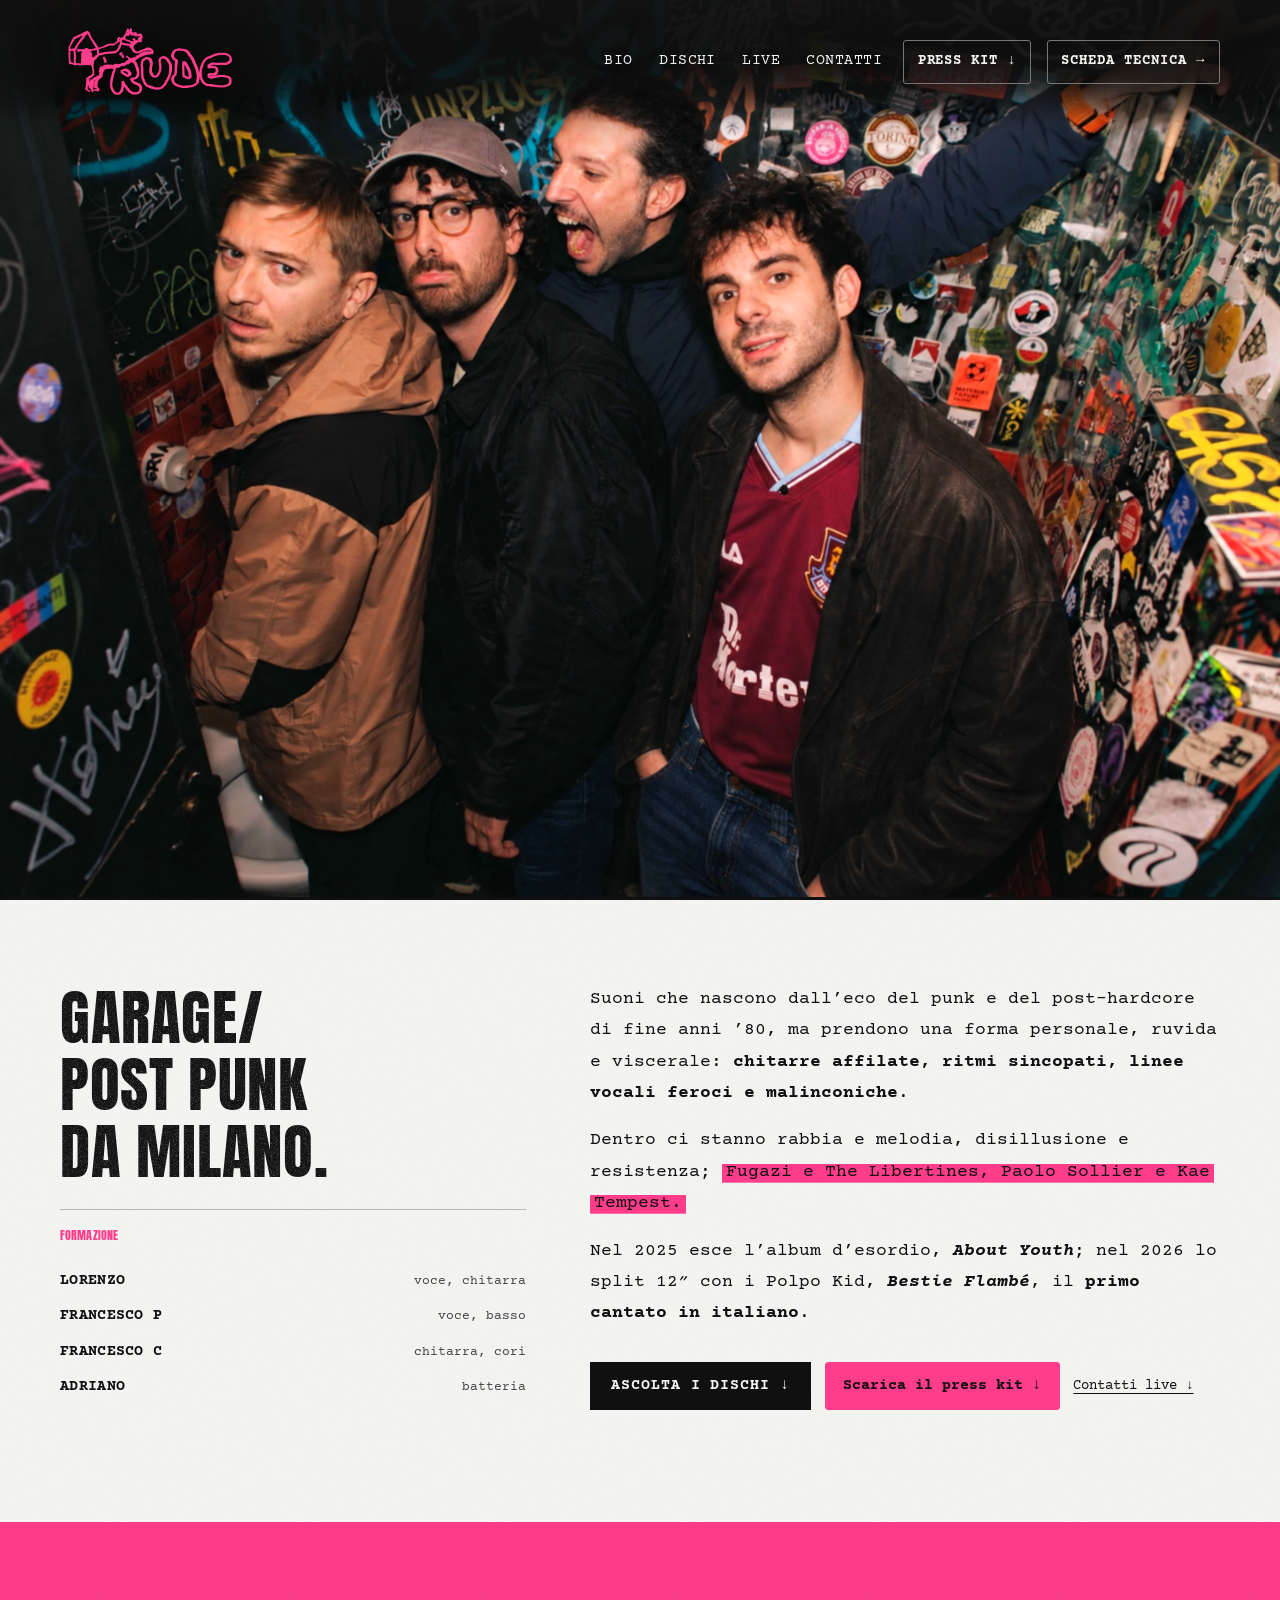
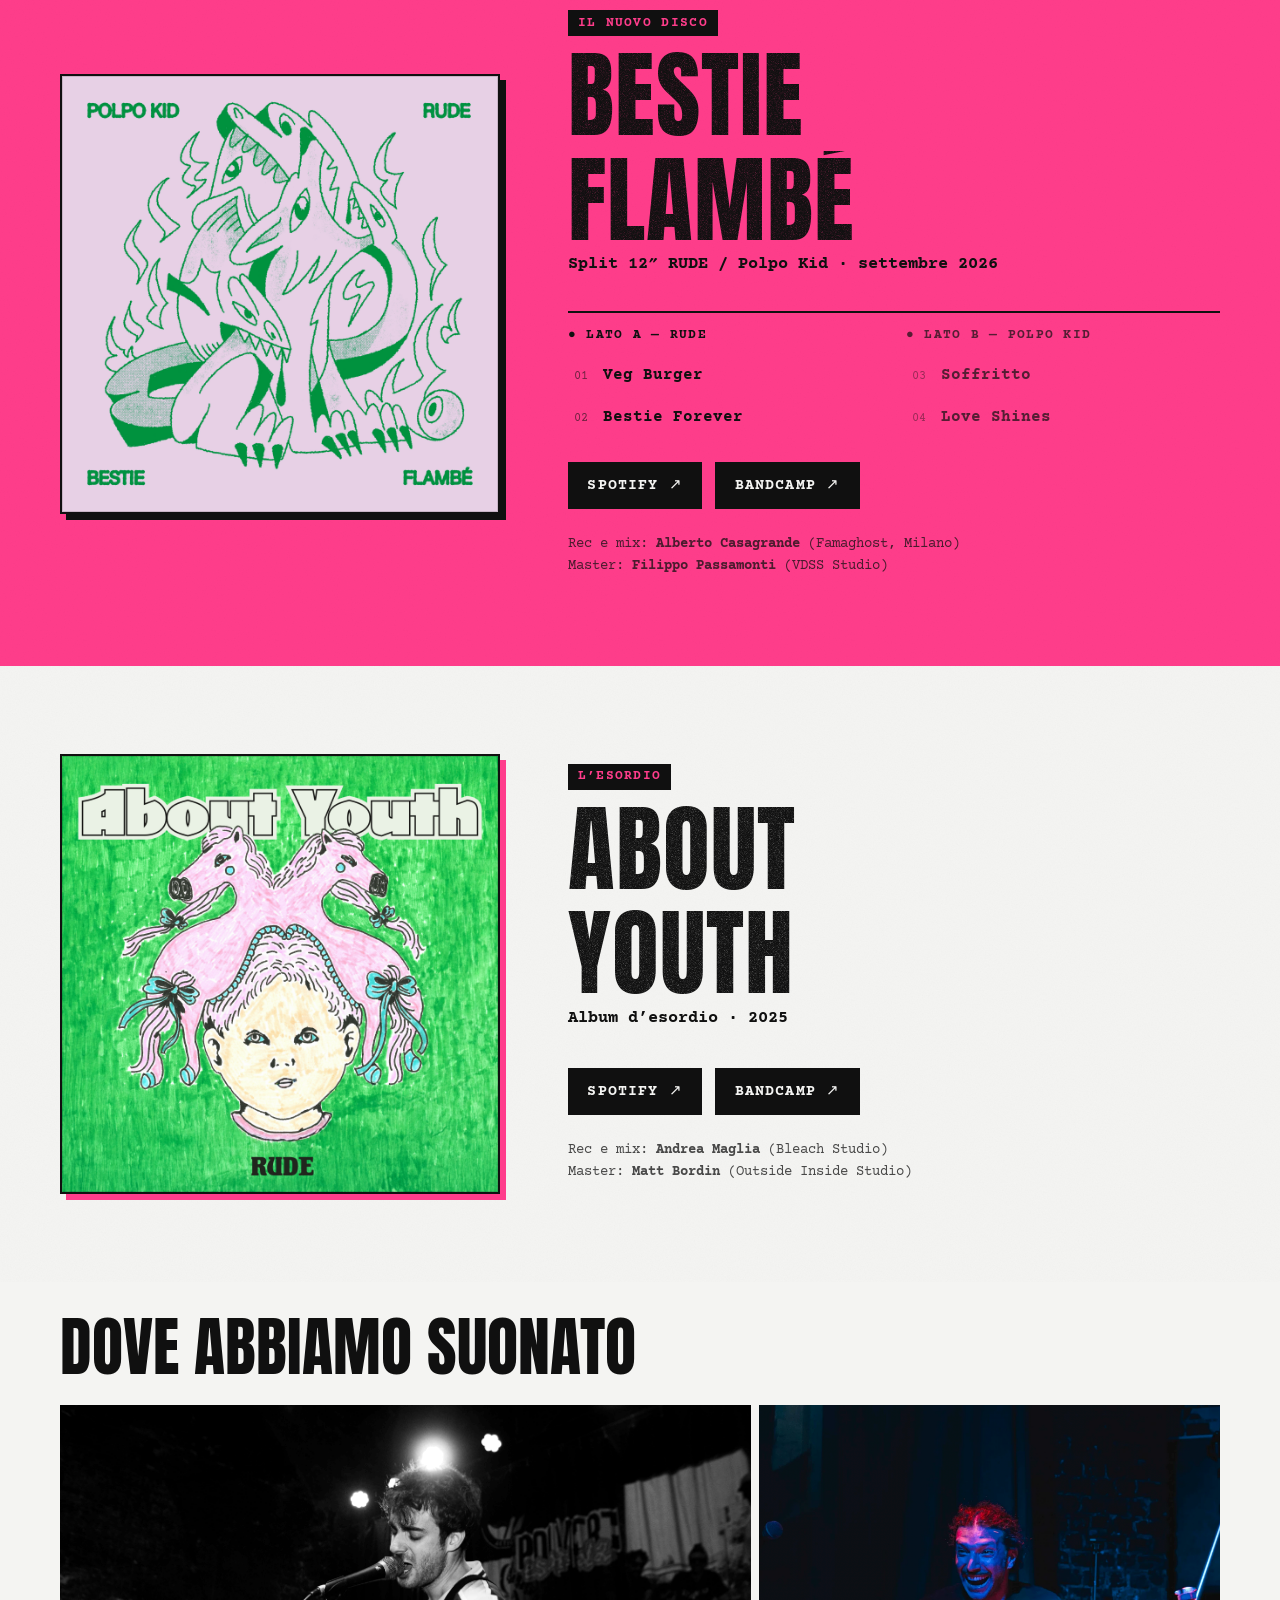
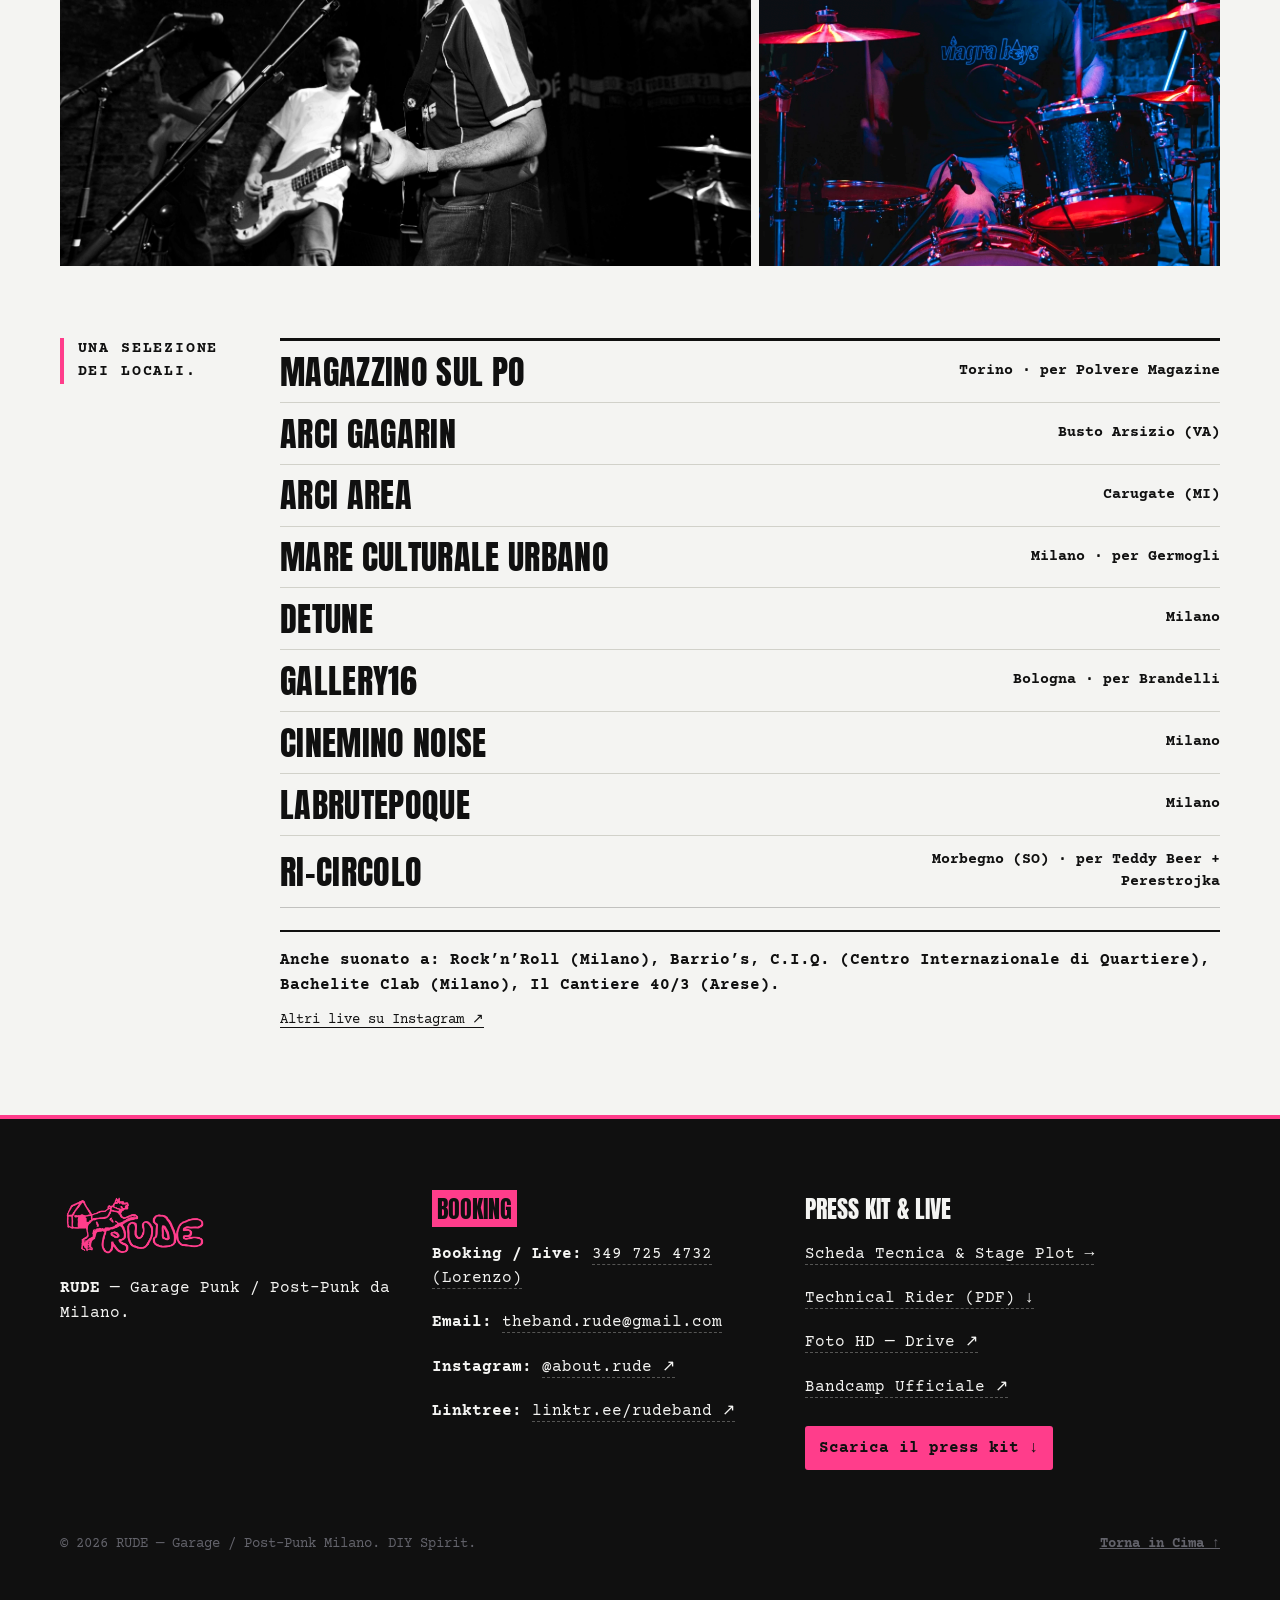
<file: index.html>
<!DOCTYPE html>
<html lang="it" class="dark">
<head>
  <meta charset="UTF-8" />
  <meta name="viewport" content="width=device-width, initial-scale=1.0, viewport-fit=cover" />
  <meta name="theme-color" content="#0A0A0B" />
  <title>RUDE — Garage Punk / Post-Punk Milano | Official &amp; EPK</title>
  <meta name="description" content="RUDE: Garage Punk / Post-Punk da Milano. Nuovo split 12'' Bestie Flambé (2026) in italiano con i Polpo Kid e album d'esordio About Youth (2025). Scheda tecnica, foto HD e booking diretto." />

  <!-- Blocco categorico crawler e scraping Googlebot e motori di ricerca -->
  <meta name="robots" content="noindex, nofollow, noarchive, nosnippet, noimageindex" />
  <meta name="googlebot" content="noindex, nofollow, noarchive, nosnippet, noimageindex" />
  <meta name="googlebot-news" content="noindex, nofollow" />
  <meta name="google-extended" content="noindex, nofollow" />
  
  <!-- Open Graph / Social Preview -->
  <meta property="og:title" content="RUDE — Garage Punk / Post-Punk da Milano" />
  <meta property="og:description" content="Ascolta il nuovo split 12'' Bestie Flambé (2026) e About Youth. Scarica Press Kit, Foto HD e Scheda Tecnica per club e festival." />
  <meta property="og:type" content="website" />
  <meta property="og:image" content="FOTO/RUDE_WC.jpg" />

  <!-- Identità RUDE: Anton e Courier Prime -->

  <style>
    /* ==========================================================================
       1. DESIGN TOKENS & IDENTITÀ VISIVA BRUTALIST FANZINE RUDE
       ========================================================================== */
    :root {
      --pink-rude: #FF2D78;
      --pink-rude-light: #FF5A96;
      --pink-rude-soft: #FFE5EE;
      --pink-glow: rgba(255, 45, 120, 0.38);
      
      --ink-black: #0A0A0B;
      --ink-surface: #141418;
      --ink-elevated: #1F1F26;
      --chalk-white: #F4F4F0;
      --paper-warm: #EAEAE2;
      --pure-white: #FFFFFF;
      --muted-gray: #63636B;
      --border-gray: #2B2B33;

      --green-beast: #00A859;
      --lavender-split: #E8D0E6;
      --amber-alert: #FFB800;

      /* Tipografia */
      --font-headline: 'Anton', Impact, 'Arial Black', sans-serif;
      --font-mono: 'Space Mono', 'JetBrains Mono', Courier, monospace;
      --font-tech: 'JetBrains Mono', monospace;

      /* Spaziature, Bordi e Ombre Brutaliste (4/8pt Grid) */
      --container-max: 1240px;
      --shadow-hard-pink: 6px 6px 0px var(--pink-rude);
      --shadow-hard-black: 6px 6px 0px var(--ink-black);
      --shadow-hard-white: 5px 5px 0px var(--chalk-white);
      --border-thick: 3px solid var(--ink-black);
      --border-medium: 2px solid var(--ink-black);

      --transition-fast: 150ms cubic-bezier(0.16, 1, 0.3, 1);
      --transition-snap: 280ms cubic-bezier(0.16, 1, 0.3, 1);
    }

    *, *::before, *::after {
      box-sizing: border-box;
      margin: 0;
      padding: 0;
    }

    html {
      scroll-behavior: smooth;
      scroll-padding-top: 72px;
      background-color: var(--ink-black);
      color: var(--chalk-white);
      font-family: var(--font-mono);
      line-height: 1.5;
      -webkit-font-smoothing: antialiased;
      -moz-osx-font-smoothing: grayscale;
      text-size-adjust: 100%;
    }

    body {
      min-height: 100vh;
      overflow-x: hidden;
      position: relative;
    }

    ::selection {
      background: var(--pink-rude);
      color: var(--pure-white);
    }

    /* Grana analogica fotocopia / serigrafia punk */
    body::before {
      content: "";
      position: fixed;
      inset: 0;
      pointer-events: none;
      z-index: 9998;
      opacity: 0.045;
      background-image: url("data:image/svg+xml,%3Csvg viewBox='0 0 200 200' xmlns='http://www.w3.org/2000/svg'%3E%3Cfilter id='noiseFilter'%3E%3CfeTurbulence type='fractalNoise' baseFrequency='0.85' numOctaves='3' stitchTiles='stitch'/%3E%3C/filter%3E%3Crect width='100%25' height='100%25' filter='url(%23noiseFilter)'/%3E%3C/svg%3E");
    }

    img {
      max-width: 100%;
      height: auto;
      display: block;
      user-select: none;
    }

    a {
      color: inherit;
      text-decoration: none;
      -webkit-tap-highlight-color: transparent;
    }

    button {
      font: inherit;
      color: inherit;
      background: none;
      border: none;
      cursor: pointer;
      -webkit-tap-highlight-color: transparent;
    }

    :focus-visible {
      outline: 3px solid var(--pink-rude);
      outline-offset: 3px;
    }

    /* Skip Link per Accessibilità Tastiera */
    .skip-link {
      position: fixed;
      top: -100px;
      left: 1rem;
      z-index: 10000;
      background: var(--pink-rude);
      color: var(--pure-white);
      font-family: var(--font-tech);
      font-weight: 800;
      font-size: 0.85rem;
      padding: 0.75rem 1.25rem;
      border: 2px solid var(--pure-white);
      box-shadow: 4px 4px 0px var(--ink-black);
      transition: top var(--transition-fast);
    }
    .skip-link:focus {
      top: 1rem;
    }

    .container {
      width: 100%;
      max-width: var(--container-max);
      margin-inline: auto;
      padding-inline: clamp(1rem, 4vw, 2.5rem);
    }

    /* ==========================================================================
       ANIMAZIONI SCROLL-REVEAL & MICRO-INTERAZIONI FANZINE
       ========================================================================== */
    .reveal-up {
      opacity: 0;
      transform: translateY(22px);
      transition: opacity 460ms cubic-bezier(0.16, 1, 0.3, 1),
                  transform 460ms cubic-bezier(0.16, 1, 0.3, 1);
      will-change: opacity, transform;
    }
    .reveal-up.is-visible {
      opacity: 1;
      transform: translateY(0);
    }
    .reveal-delay-1 { transition-delay: 75ms; }
    .reveal-delay-2 { transition-delay: 150ms; }

    @media (prefers-reduced-motion: reduce) {
      .reveal-up {
        opacity: 1 !important;
        transform: none !important;
        transition: none !important;
      }
      html { scroll-behavior: auto; }
      .ticker-track { animation: none !important; }
    }

    /* ==========================================================================
       2. HEADER STICKY (APPARE ALLO SCROLL CON PROGRESS BAR)
       ========================================================================== */
    .site-header {
      position: fixed;
      top: 0;
      left: 0;
      right: 0;
      z-index: 2000;
      background: rgba(10, 10, 11, 0.96);
      backdrop-filter: blur(12px);
      -webkit-backdrop-filter: blur(12px);
      border-bottom: 2px solid var(--pink-rude);
      transform: translateY(-105%);
      transition: transform 280ms cubic-bezier(0.16, 1, 0.3, 1);
    }
    .site-header.is-scrolled {
      transform: translateY(0);
    }

    .scroll-progress-bar {
      position: absolute;
      bottom: -2px;
      left: 0;
      height: 3px;
      background: var(--chalk-white);
      width: 0%;
      z-index: 2001;
      transition: width 80ms linear;
    }

    .header-inner {
      display: flex;
      justify-content: space-between;
      align-items: center;
      height: 64px;
      gap: 0.5rem;
    }

    .brand-link {
      display: flex;
      align-items: center;
      gap: 10px;
      flex-shrink: 0;
    }

    .brand-logo-img {
      height: 36px;
      width: auto;
      filter: drop-shadow(0 0 8px rgba(255, 45, 120, 0.45));
      transition: transform var(--transition-fast);
    }
    .brand-link:hover .brand-logo-img {
      transform: scale(1.07) rotate(-3deg);
    }

    .brand-genre-tag {
      font-size: 0.68rem;
      letter-spacing: 0.12em;
      text-transform: uppercase;
      color: var(--chalk-white);
      line-height: 1.2;
      display: none;
    }
    @media (min-width: 760px) {
      .brand-genre-tag { display: block; }
    }

    .nav-links {
      display: flex;
      align-items: center;
      gap: clamp(0.25rem, 1.6vw, 1.15rem);
    }

    .nav-link {
      font-size: clamp(0.7rem, 1.4vw, 0.8rem);
      font-weight: 700;
      text-transform: uppercase;
      letter-spacing: 0.06em;
      padding: 0.5rem 0.4rem;
      min-height: 44px;
      display: inline-flex;
      align-items: center;
      position: relative;
      transition: color var(--transition-fast);
    }
    .nav-link:hover,
    .nav-link.is-active {
      color: var(--pink-rude);
    }
    .nav-link::after {
      content: "";
      position: absolute;
      bottom: 8px;
      left: 0.4rem;
      right: 0.4rem;
      height: 2px;
      background: var(--pink-rude);
      transform: scaleX(0);
      transform-origin: left;
      transition: transform var(--transition-fast);
    }
    .nav-link:hover::after,
    .nav-link.is-active::after {
      transform: scaleX(1);
    }

    .btn-epk-nav {
      background: var(--pink-rude);
      color: var(--pure-white);
      font-family: var(--font-tech);
      font-size: clamp(0.68rem, 1.4vw, 0.78rem);
      font-weight: 800;
      letter-spacing: 0.06em;
      text-transform: uppercase;
      padding: 0.45rem 0.8rem;
      min-height: 40px;
      display: inline-flex;
      align-items: center;
      gap: 0.3rem;
      border: 2px solid var(--chalk-white);
      box-shadow: 3px 3px 0px var(--chalk-white);
      white-space: nowrap;
      transition: transform var(--transition-fast), box-shadow var(--transition-fast), background var(--transition-fast);
    }
    .btn-epk-nav:hover {
      transform: translate(-2px, -2px);
      box-shadow: 5px 5px 0px var(--chalk-white);
    }
    .btn-epk-nav:active {
      transform: translate(2px, 2px);
      box-shadow: 1px 1px 0px var(--chalk-white);
    }

    /* ==========================================================================
       3. PRIMA VIEW: SOLO FOTO A TUTTO SCHERMO (100SVH - ZERO TESTO SUI VOLTI)
       ========================================================================== */
    .hero-cover-screen {
      position: relative;
      width: 100%;
      height: 100vh;
      height: 100svh;
      min-height: 540px;
      display: flex;
      flex-direction: column;
      justify-content: space-between;
      background-color: var(--ink-black);
      overflow: hidden;
      border-bottom: var(--border-thick);
    }

    .hero-cover-top {
      position: relative;
      z-index: 10;
      background: linear-gradient(
        180deg,
        rgba(10, 10, 11, 0.92) 0%,
        rgba(10, 10, 11, 0.58) 62%,
        rgba(10, 10, 11, 0) 100%
      );
      padding-top: max(clamp(0.85rem, 2.2vh, 1.65rem), env(safe-area-inset-top));
      padding-bottom: 2.2rem;
    }

    .hero-top-nav-bar {
      display: flex;
      justify-content: space-between;
      align-items: center;
      gap: 0.75rem;
    }

    .hero-main-logo-wrap {
      max-width: clamp(130px, 22vw, 265px);
      transition: transform var(--transition-snap);
      display: block;
    }
    .hero-main-logo-wrap:hover {
      transform: scale(1.04) rotate(-2deg);
    }
    .hero-main-logo-img {
      width: 100%;
      height: auto;
      display: block;
      filter: drop-shadow(0 4px 16px rgba(0, 0, 0, 0.95));
    }

    .hero-top-right {
      display: flex;
      align-items: center;
      gap: clamp(0.5rem, 1.5vw, 1.25rem);
    }

    .hero-genre-subhead {
      text-align: right;
      font-family: var(--font-tech);
      font-size: clamp(0.68rem, 1.05vw, 0.8rem);
      font-weight: 700;
      letter-spacing: 0.12em;
      line-height: 1.3;
      text-transform: uppercase;
      color: var(--chalk-white);
      text-shadow: 0 2px 8px rgba(0, 0, 0, 0.95);
      border-right: 2px solid var(--pink-rude);
      padding-right: 0.85rem;
    }
    @media (max-width: 860px) {
      .hero-genre-subhead { display: none; }
    }

    .hero-inline-nav {
      display: flex;
      align-items: center;
      gap: clamp(0.35rem, 1.4vw, 0.95rem);
    }

    .hero-inline-link {
      font-size: 0.8rem;
      font-weight: 700;
      text-transform: uppercase;
      letter-spacing: 0.08em;
      color: var(--chalk-white);
      padding: 0.4rem 0.35rem;
      min-height: 44px;
      display: inline-flex;
      align-items: center;
      text-shadow: 0 2px 8px rgba(0, 0, 0, 0.95);
      transition: color var(--transition-fast), transform var(--transition-fast);
    }
    .hero-inline-link:hover {
      color: var(--pink-rude);
      transform: translateY(-1px);
    }
    @media (max-width: 580px) {
      .hero-inline-nav .hero-inline-link {
        display: none;
      }
    }

    .btn-hero-epk-pill {
      background: var(--pink-rude);
      color: var(--pure-white);
      font-family: var(--font-tech);
      font-size: clamp(0.7rem, 1.4vw, 0.8rem);
      font-weight: 800;
      letter-spacing: 0.07em;
      text-transform: uppercase;
      padding: 0.5rem 0.95rem;
      min-height: 44px;
      display: inline-flex;
      align-items: center;
      gap: 0.35rem;
      border: 2px solid var(--chalk-white);
      box-shadow: 4px 4px 0px rgba(10, 10, 11, 0.95);
      transition: transform var(--transition-fast), box-shadow var(--transition-fast);
    }
    .btn-hero-epk-pill:hover {
      transform: translate(-2px, -2px);
      box-shadow: 6px 6px 0px rgba(10, 10, 11, 0.95);
    }
    .btn-hero-epk-pill:active {
      transform: translate(2px, 2px);
      box-shadow: 1px 1px 0px rgba(10, 10, 11, 0.95);
    }

    /* Foto a tutto schermo nella prima view (pulita, nessun testo sopra i volti) */
    .hero-cover-photo-wrap {
      position: absolute;
      inset: 0;
      width: 100%;
      height: 100%;
      z-index: 1;
    }

    .hero-cover-img {
      width: 100%;
      height: 100%;
      object-fit: cover;
      object-position: center 28%;
      display: block;
      filter: contrast(1.07) saturate(1.05);
      transform: scale(1.01);
      animation: heroZoomOut 1.3s cubic-bezier(0.16, 1, 0.3, 1) forwards;
    }
    @media (max-width: 768px) {
      .hero-cover-img {
        object-position: 20% 30%;
      }
    }
    @keyframes heroZoomOut {
      from { transform: scale(1.06); }
      to { transform: scale(1); }
    }

    /* Ticker Bar ancorata in fondo alla prima view con pillola fissa */
    .ticker-bar {
      background: var(--pink-rude);
      color: var(--pure-white);
      overflow: hidden;
      white-space: nowrap;
      border-top: 2px solid var(--chalk-white);
      font-family: var(--font-tech);
      font-size: clamp(0.72rem, 1.15vw, 0.82rem);
      font-weight: 800;
      letter-spacing: 0.1em;
      text-transform: uppercase;
      position: relative;
      z-index: 10;
      display: flex;
      align-items: center;
    }

    .ticker-fixed-label {
      background: var(--ink-black);
      color: var(--chalk-white);
      padding: 0.58rem 0.9rem;
      font-size: 0.72rem;
      font-weight: 800;
      letter-spacing: 0.14em;
      border-right: 2px solid var(--chalk-white);
      z-index: 2;
      display: inline-flex;
      align-items: center;
      gap: 0.45rem;
      flex-shrink: 0;
    }
    @media (max-width: 480px) {
      .ticker-fixed-label {
        padding: 0.55rem 0.65rem;
        font-size: 0.66rem;
      }
    }

    .pulse-dot {
      width: 8px;
      height: 8px;
      border-radius: 50%;
      background: var(--pink-rude);
      display: inline-block;
      animation: pulseDot 1.4s infinite ease-in-out;
    }
    @keyframes pulseDot {
      0%, 100% { transform: scale(1); opacity: 1; }
      50% { transform: scale(1.35); opacity: 0.55; }
    }

    .ticker-viewport {
      overflow: hidden;
      flex: 1;
      padding-block: 0.55rem;
    }

    .ticker-track {
      display: flex;
      width: max-content;
      animation: tickerLoop 30s linear infinite;
    }
    .ticker-bar:hover .ticker-track {
      animation-play-state: paused;
    }
    .ticker-item {
      padding-right: 2.75rem;
    }
    @keyframes tickerLoop {
      0% { transform: translate3d(0, 0, 0); }
      100% { transform: translate3d(-50%, 0, 0); }
    }

    /* ==========================================================================
       4. SEZIONE DESCRIZIONE, MANIFESTO & BIO (SUBITO SOTTO LA FOTO)
       ========================================================================== */
    .bio-section {
      background: var(--chalk-white);
      color: var(--ink-black);
      padding-block: clamp(3rem, 7vw, 5.25rem);
      border-bottom: var(--border-thick);
      position: relative;
    }

    .bio-grid {
      display: grid;
      grid-template-columns: 1fr;
      gap: 2.5rem;
      align-items: start;
    }
    @media (min-width: 880px) {
      .bio-grid {
        grid-template-columns: 1fr 1.35fr;
        gap: 4rem;
      }
    }

    .bio-badge-row {
      display: flex;
      flex-wrap: wrap;
      align-items: center;
      gap: 0.5rem;
      margin-bottom: 0.95rem;
    }

    .badge-dark-tag {
      display: inline-flex;
      align-items: center;
      gap: 0.35rem;
      background: var(--ink-black);
      color: var(--chalk-white);
      font-family: var(--font-tech);
      font-size: 0.74rem;
      font-weight: 800;
      letter-spacing: 0.11em;
      padding: 0.3rem 0.7rem;
      text-transform: uppercase;
      border: 1.5px solid var(--ink-black);
    }

    .badge-sticker-tilt {
      background: var(--pink-rude);
      color: var(--pure-white);
      transform: rotate(-1.5deg);
      box-shadow: 2px 2px 0px var(--ink-black);
    }

    .bio-headline {
      font-family: var(--font-headline);
      font-size: clamp(2.65rem, 6.2vw, 4.85rem);
      line-height: 0.9;
      letter-spacing: -0.02em;
      text-transform: uppercase;
      margin-bottom: 1.5rem;
      color: var(--ink-black);
    }
    .bio-headline span {
      color: var(--pink-rude);
      text-shadow: 3px 3px 0px var(--ink-black);
    }

    /* Card Line-up in stile scheda segnaletica fanzine */
    .bio-lineup-card {
      background: var(--pure-white);
      border: var(--border-thick);
      box-shadow: var(--shadow-hard-pink);
      padding: 1.35rem 1.45rem;
      margin-top: 1.5rem;
      position: relative;
      transition: transform var(--transition-fast), box-shadow var(--transition-fast);
    }
    .bio-lineup-card:hover {
      transform: translate(-3px, -3px);
      box-shadow: 9px 9px 0px var(--pink-rude);
    }

    .bio-lineup-header {
      display: flex;
      justify-content: space-between;
      align-items: center;
      margin-bottom: 0.75rem;
      border-bottom: 2px solid var(--ink-black);
      padding-bottom: 0.45rem;
    }

    .bio-lineup-title {
      font-family: var(--font-tech);
      font-size: 0.76rem;
      font-weight: 800;
      letter-spacing: 0.12em;
      text-transform: uppercase;
      color: var(--pink-rude);
    }

    .bio-lineup-stamp {
      font-family: var(--font-tech);
      font-size: 0.68rem;
      font-weight: 800;
      background: var(--ink-black);
      color: var(--chalk-white);
      padding: 0.12rem 0.45rem;
    }

    .bio-lineup-row {
      display: flex;
      justify-content: space-between;
      align-items: baseline;
      gap: 0.75rem;
      font-size: 0.86rem;
      padding-block: 0.42rem;
      border-bottom: 1px dashed rgba(10, 10, 11, 0.25);
    }
    .bio-lineup-row:last-child {
      border-bottom: none;
      padding-bottom: 0;
    }
    .bio-lineup-row strong {
      font-weight: 800;
      text-transform: uppercase;
      letter-spacing: 0.02em;
    }
    .bio-lineup-row span {
      font-family: var(--font-tech);
      font-size: 0.8rem;
      color: #444;
      text-align: right;
    }

    .bio-body-text {
      font-size: clamp(0.96rem, 1.35vw, 1.1rem);
      line-height: 1.68;
      margin-bottom: 1.85rem;
    }
    .bio-body-text p + p {
      margin-top: 1rem;
    }

    /* Effetto Evidenziatore Rosa Punk */
    .highlight-pink {
      background-color: var(--pink-rude);
      color: var(--pure-white);
      padding: 0.08em 0.38em;
      font-weight: 700;
      display: inline;
      box-decoration-break: clone;
      -webkit-box-decoration-break: clone;
    }

    /* Effetto Sottolineatura Brutalista */
    .underline-punk {
      border-bottom: 3px solid var(--pink-rude);
      font-weight: 700;
    }

    .bio-actions-row {
      display: flex;
      flex-wrap: wrap;
      gap: 0.85rem;
      align-items: stretch;
      margin-bottom: 1.75rem;
    }

    .btn-bio-primary,
    .btn-bio-secondary,
    .btn-bio-booking {
      min-height: 48px;
      display: inline-flex;
      align-items: center;
      justify-content: center;
      gap: 0.5rem;
      font-family: var(--font-tech);
      font-size: clamp(0.76rem, 1.25vw, 0.84rem);
      font-weight: 800;
      letter-spacing: 0.06em;
      text-transform: uppercase;
      padding: 0.7rem 1.2rem;
      border: var(--border-medium);
      transition: transform var(--transition-fast), box-shadow var(--transition-fast), background var(--transition-fast), color var(--transition-fast);
    }

    .btn-bio-primary {
      background: var(--pink-rude);
      color: var(--pure-white);
      box-shadow: 4px 4px 0px var(--ink-black);
    }
    .btn-bio-primary:hover {
      transform: translate(-2px, -2px);
      box-shadow: 6px 6px 0px var(--ink-black);
    }
    .btn-bio-primary:active {
      transform: translate(2px, 2px);
      box-shadow: 1px 1px 0px var(--ink-black);
    }

    .btn-bio-secondary {
      background: var(--pure-white);
      color: var(--ink-black);
      box-shadow: 4px 4px 0px var(--pink-rude);
    }
    .btn-bio-secondary:hover {
      transform: translate(-2px, -2px);
      box-shadow: 6px 6px 0px var(--pink-rude);
    }
    .btn-bio-secondary:active {
      transform: translate(2px, 2px);
      box-shadow: 1px 1px 0px var(--pink-rude);
    }

    .btn-bio-booking {
      background: var(--ink-black);
      color: var(--chalk-white);
      box-shadow: 4px 4px 0px var(--green-beast);
    }
    .btn-bio-booking:hover {
      background: var(--green-beast);
      color: var(--pure-white);
      transform: translate(-2px, -2px);
      box-shadow: 6px 6px 0px var(--ink-black);
    }

    @media (max-width: 560px) {
      .bio-actions-row {
        flex-direction: column;
      }
      .btn-bio-primary,
      .btn-bio-secondary,
      .btn-bio-booking {
        width: 100%;
      }
    }

    .bio-quick-links-bar {
      display: flex;
      flex-wrap: wrap;
      align-items: center;
      gap: 0.55rem;
      font-size: 0.76rem;
      font-weight: 700;
      border-top: 2px solid rgba(10, 10, 11, 0.16);
      padding-top: 1.15rem;
    }

    .bio-pill-link {
      background: var(--pure-white);
      color: var(--ink-black);
      font-family: var(--font-tech);
      font-size: 0.75rem;
      font-weight: 700;
      padding: 0.45rem 0.75rem;
      min-height: 42px;
      display: inline-flex;
      align-items: center;
      gap: 0.35rem;
      border: 1.5px solid var(--ink-black);
      box-shadow: 2px 2px 0px var(--ink-black);
      transition: transform var(--transition-fast), background var(--transition-fast), color var(--transition-fast), box-shadow var(--transition-fast);
    }
    .bio-pill-link:hover {
      background: var(--pink-rude);
      color: var(--pure-white);
      transform: translate(-2px, -2px);
      box-shadow: 4px 4px 0px var(--ink-black);
    }

    /* ==========================================================================
       5. DISCOGRAFIA: CORNICI VINILE 1:1 & TRACKLIST COMPLETA
       ========================================================================== */
    .discography-section {
      background: var(--ink-black);
    }

    /* Split 12" Bestie Flambé: Sfondo Rosa Shocking originale */
    .bestie-flambe-block {
      background: var(--pink-rude);
      color: var(--ink-black);
      padding-block: clamp(3.25rem, 7vw, 5.5rem);
      border-bottom: var(--border-thick);
      position: relative;
    }

    .split-layout {
      display: grid;
      grid-template-columns: 1fr;
      gap: 2.5rem;
      align-items: center;
    }
    @media (min-width: 880px) {
      .split-layout {
        grid-template-columns: minmax(300px, 440px) 1fr;
        gap: 4.25rem;
      }
    }

    /* Cornice Vinile 1:1 + Effetto Disco in Vinile sul retro */
    .vinyl-sleeve-wrapper {
      position: relative;
      width: 100%;
      max-width: 440px;
      margin-inline: auto;
    }

    .vinyl-sleeve-card {
      position: relative;
      width: 100%;
      aspect-ratio: 1 / 1;
      border: 3px solid var(--ink-black);
      background: var(--lavender-split);
      box-shadow: 10px 10px 0px var(--ink-black);
      overflow: hidden;
      cursor: zoom-in;
      z-index: 2;
      transition: transform var(--transition-snap), box-shadow var(--transition-snap);
    }
    .vinyl-sleeve-card::after {
      content: "";
      position: absolute;
      inset: 0;
      border: 1px solid rgba(10, 10, 11, 0.14);
      pointer-events: none;
    }
    .vinyl-sleeve-card:hover {
      transform: translate(-4px, -4px);
      box-shadow: 14px 14px 0px var(--ink-black);
    }

    .vinyl-zoom-pill {
      position: absolute;
      bottom: 10px;
      right: 10px;
      background: rgba(10, 10, 11, 0.88);
      color: var(--chalk-white);
      font-family: var(--font-tech);
      font-size: 0.68rem;
      font-weight: 800;
      letter-spacing: 0.08em;
      padding: 0.25rem 0.55rem;
      border: 1.5px solid var(--chalk-white);
      pointer-events: none;
      text-transform: uppercase;
    }

    .vinyl-sleeve-card--youth {
      background: var(--green-beast);
      box-shadow: 10px 10px 0px var(--pink-rude);
    }
    .vinyl-sleeve-card--youth:hover {
      transform: translate(-4px, -4px);
      box-shadow: 14px 14px 0px var(--pink-rude);
    }

    .cover-card-img {
      width: 100%;
      height: 100%;
      object-fit: cover;
      display: block;
      transition: transform 380ms cubic-bezier(0.16, 1, 0.3, 1);
    }
    .vinyl-sleeve-card:hover .cover-card-img {
      transform: scale(1.03);
    }

    .split-meta-header {
      margin-bottom: 1.25rem;
    }

    .release-title-giant {
      font-family: var(--font-headline);
      font-size: clamp(3.1rem, 7vw, 5.6rem);
      line-height: 0.88;
      letter-spacing: -0.02em;
      text-transform: uppercase;
      margin-top: 0.55rem;
      margin-bottom: 0.65rem;
    }

    .split-subtitle {
      font-size: clamp(0.95rem, 1.75vw, 1.15rem);
      font-weight: 700;
      margin-bottom: 1.25rem;
      padding-bottom: 0.85rem;
      border-bottom: 2px solid var(--ink-black);
    }

    .release-editorial-blurb {
      font-size: 0.94rem;
      line-height: 1.6;
      margin-bottom: 1.35rem;
      font-weight: 700;
      background: rgba(255, 255, 255, 0.22);
      border-left: 4px solid var(--ink-black);
      padding: 0.65rem 0.9rem;
    }

    /* Tracklist 2 colonne */
    .tracklist-columns {
      display: grid;
      grid-template-columns: 1fr;
      gap: 1.25rem;
      margin-bottom: 1.75rem;
      padding-bottom: 1.4rem;
      border-bottom: 2px solid var(--ink-black);
    }
    @media (min-width: 560px) {
      .tracklist-columns {
        grid-template-columns: 1fr 1fr;
        gap: 1.5rem;
      }
    }

    .track-column-title {
      font-family: var(--font-tech);
      font-size: 0.8rem;
      font-weight: 800;
      letter-spacing: 0.12em;
      text-transform: uppercase;
      margin-bottom: 0.55rem;
      display: flex;
      align-items: center;
      gap: 0.4rem;
    }

    .track-list {
      list-style: none;
      display: flex;
      flex-direction: column;
      gap: 0.4rem;
      font-size: 0.9rem;
    }
    .track-list li {
      display: flex;
      justify-content: space-between;
      align-items: center;
      gap: 0.75rem;
      padding: 0.48rem 0.75rem;
      min-height: 42px;
      border: 1.5px solid var(--ink-black);
      background: rgba(255, 255, 255, 0.24);
      transition: transform var(--transition-fast), background var(--transition-fast);
    }
    .track-list li:hover {
      transform: translateX(3px);
      background: rgba(255, 255, 255, 0.42);
    }
    .track-left {
      display: flex;
      align-items: baseline;
      gap: 0.6rem;
    }
    .track-num {
      font-family: var(--font-tech);
      font-weight: 800;
      font-size: 0.76rem;
      background: var(--ink-black);
      color: var(--chalk-white);
      padding: 0.08rem 0.35rem;
    }
    .track-lang-tag {
      font-family: var(--font-tech);
      font-size: 0.65rem;
      font-weight: 800;
      text-transform: uppercase;
      padding: 0.1rem 0.35rem;
      border: 1px solid var(--ink-black);
      background: var(--chalk-white);
    }

    /* Tracklist compatta 9 tracce per About Youth */
    .youth-tracks-grid {
      display: grid;
      grid-template-columns: repeat(auto-fill, minmax(175px, 1fr));
      gap: 0.4rem;
      margin-bottom: 1.65rem;
      padding-bottom: 1.35rem;
      border-bottom: 2px solid var(--ink-black);
      list-style: none;
    }
    .youth-tracks-grid li {
      font-family: var(--font-tech);
      font-size: 0.78rem;
      font-weight: 700;
      padding: 0.38rem 0.6rem;
      background: var(--pure-white);
      border: 1.5px solid var(--ink-black);
      display: flex;
      align-items: center;
      gap: 0.45rem;
    }
    .youth-tracks-grid li span {
      color: var(--pink-rude);
      font-weight: 800;
    }

    .split-action-row {
      display: flex;
      flex-wrap: wrap;
      gap: 0.85rem;
      margin-bottom: 1.4rem;
    }

    .btn-rude-black {
      background: var(--ink-black);
      color: var(--chalk-white);
      font-family: var(--font-tech);
      font-size: 0.82rem;
      font-weight: 800;
      letter-spacing: 0.08em;
      text-transform: uppercase;
      padding: 0.7rem 1.25rem;
      min-height: 46px;
      border: 2px solid var(--ink-black);
      box-shadow: 4px 4px 0px rgba(10, 10, 11, 0.35);
      display: inline-flex;
      align-items: center;
      justify-content: center;
      gap: 0.5rem;
      transition: transform var(--transition-fast), box-shadow var(--transition-fast), background var(--transition-fast);
    }
    .btn-rude-black:hover {
      transform: translate(-2px, -2px);
      box-shadow: 6px 6px 0px rgba(10, 10, 11, 0.55);
      background: #1C1C22;
    }
    .btn-rude-black:active {
      transform: translate(2px, 2px);
      box-shadow: 1px 1px 0px rgba(10, 10, 11, 0.3);
    }

    .credits-text {
      font-size: 0.84rem;
      line-height: 1.55;
    }

    /* About Youth (Album d'esordio) - Sezione Carta Chiara */
    .about-youth-block {
      background: var(--chalk-white);
      color: var(--ink-black);
      padding-block: clamp(3.25rem, 7vw, 5.5rem);
      border-bottom: var(--border-thick);
    }

    /* ==========================================================================
       6. DOVE ABBIAMO SUONATO (LIVE BANNER + STRIP 3 FOTO + LISTA LOCALI)
       ========================================================================== */
    .live-section {
      background: var(--chalk-white);
      color: var(--ink-black);
      border-bottom: var(--border-thick);
    }

    .live-hero-banner {
      position: relative;
      background: #450000;
      border-bottom: var(--border-thick);
      overflow: hidden;
      cursor: zoom-in;
    }
    .live-hero-img {
      width: 100%;
      height: clamp(260px, 50vw, 510px);
      object-fit: cover;
      object-position: center 30%;
      filter: contrast(1.12) brightness(0.86);
      display: block;
      transition: transform 500ms cubic-bezier(0.16, 1, 0.3, 1);
    }
    .live-hero-banner:hover .live-hero-img {
      transform: scale(1.03);
    }
    .live-hero-overlay-title {
      position: absolute;
      bottom: clamp(1rem, 4vw, 2.5rem);
      left: clamp(1rem, 4vw, 3rem);
      right: 1rem;
      font-family: var(--font-headline);
      font-size: clamp(2.4rem, 7.6vw, 5.8rem);
      line-height: 0.9;
      color: var(--pure-white);
      text-transform: uppercase;
      text-shadow: 4px 4px 0px var(--ink-black), -1px -1px 0px var(--ink-black);
      pointer-events: none;
    }

    /* Striscia 3 foto live (Live 1 BN, Live 2 Blu, Studio Rec) - Zero Duplicati */
    .live-photo-strip {
      display: grid;
      grid-template-columns: 1fr;
      border-bottom: var(--border-thick);
      background: var(--ink-black);
    }
    @media (min-width: 680px) {
      .live-photo-strip {
        grid-template-columns: repeat(3, 1fr);
      }
    }
    .strip-photo-item {
      position: relative;
      height: clamp(220px, 28vw, 295px);
      overflow: hidden;
      border-bottom: 2px solid var(--ink-black);
      cursor: zoom-in;
    }
    @media (min-width: 680px) {
      .strip-photo-item {
        border-bottom: none;
        border-right: 3px solid var(--ink-black);
      }
      .strip-photo-item:last-child {
        border-right: none;
      }
    }
    .strip-photo-item img {
      width: 100%;
      height: 100%;
      object-fit: cover;
      transition: transform 360ms cubic-bezier(0.16, 1, 0.3, 1);
    }
    .strip-photo-item:hover img {
      transform: scale(1.06);
    }
    .strip-photo-badge {
      position: absolute;
      bottom: 10px;
      right: 10px;
      background: rgba(10, 10, 11, 0.9);
      color: var(--chalk-white);
      font-family: var(--font-tech);
      font-size: 0.7rem;
      font-weight: 800;
      padding: 0.22rem 0.55rem;
      border: 1.5px solid var(--pink-rude);
      pointer-events: none;
    }

    /* Griglia Locali e Club */
    .venues-grid-layout {
      display: grid;
      grid-template-columns: 1fr;
      gap: 2rem;
      padding-block: clamp(2.5rem, 6vw, 4.5rem);
    }
    @media (min-width: 820px) {
      .venues-grid-layout {
        grid-template-columns: 260px 1fr;
        gap: 3.5rem;
      }
    }

    .venues-sidebar-title {
      font-family: var(--font-tech);
      font-size: 0.86rem;
      font-weight: 800;
      letter-spacing: 0.12em;
      text-transform: uppercase;
      line-height: 1.5;
      border-left: 4px solid var(--pink-rude);
      padding-left: 0.85rem;
    }

    .venues-sidebar-note {
      margin-top: 1rem;
      font-size: 0.8rem;
      color: #444;
      line-height: 1.55;
    }

    .venues-table {
      width: 100%;
      border-collapse: collapse;
      border-top: 3px solid var(--ink-black);
    }
    .venues-table tr {
      border-bottom: 1.5px solid rgba(10, 10, 11, 0.22);
      transition: background var(--transition-fast);
    }
    .venues-table tr:hover {
      background: rgba(255, 45, 120, 0.1);
    }
    .venue-name-cell {
      padding-block: 0.8rem;
      padding-right: 0.75rem;
      font-family: var(--font-headline);
      font-size: clamp(1.4rem, 2.8vw, 2.1rem);
      line-height: 1.05;
      letter-spacing: 0.02em;
      text-transform: uppercase;
    }
    .venue-city-cell {
      padding-block: 0.8rem;
      text-align: right;
      font-family: var(--font-tech);
      font-size: clamp(0.75rem, 1.35vw, 0.85rem);
      font-weight: 700;
    }
    @media (max-width: 520px) {
      .venues-table tr {
        display: flex;
        flex-direction: column;
        padding-block: 0.65rem;
      }
      .venue-name-cell { padding-block: 0; }
      .venue-city-cell {
        padding-block: 0.15rem 0;
        text-align: left;
        color: var(--muted-gray);
      }
    }

    .venues-other-list {
      margin-top: 1.4rem;
      font-size: 0.9rem;
      line-height: 1.6;
      font-weight: 700;
      border-top: 2px solid var(--ink-black);
      padding-top: 1rem;
    }

    /* ==========================================================================
       7. SCHEDA TECNICA & EPK HUB (SINTESI OPERATIVA + LINK DIRETTO)
       ========================================================================== */
    .epk-section {
      background: var(--chalk-white);
      color: var(--ink-black);
      padding-block: clamp(3rem, 7vw, 5.5rem);
      border-bottom: var(--border-thick);
    }

    .tech-header-card {
      background: var(--ink-black);
      color: var(--chalk-white);
      padding: clamp(1.35rem, 3.2vw, 2.15rem);
      margin-bottom: 2.25rem;
      border: var(--border-thick);
      box-shadow: 8px 8px 0px var(--pink-rude);
      display: flex;
      flex-wrap: wrap;
      justify-content: space-between;
      align-items: center;
      gap: 1.5rem;
    }

    .tech-header-left {
      display: flex;
      align-items: center;
      gap: 1.25rem;
    }
    .tech-logo-badge {
      background: var(--pink-rude);
      color: var(--pure-white);
      font-family: var(--font-headline);
      font-size: clamp(1.85rem, 4vw, 2.45rem);
      line-height: 1;
      padding: 0.45rem 0.85rem;
      border: 2px solid var(--chalk-white);
      flex-shrink: 0;
    }
    .tech-header-specs {
      font-size: clamp(0.78rem, 1.4vw, 0.86rem);
      line-height: 1.48;
      font-weight: 700;
    }

    .tech-download-actions {
      display: flex;
      flex-wrap: wrap;
      gap: 0.75rem;
      width: 100%;
    }
    @media (min-width: 820px) {
      .tech-download-actions { width: auto; }
    }

    .btn-download-pdf {
      background: var(--pink-rude);
      color: var(--pure-white);
      font-family: var(--font-tech);
      font-size: 0.78rem;
      font-weight: 800;
      letter-spacing: 0.06em;
      text-transform: uppercase;
      padding: 0.65rem 1rem;
      min-height: 46px;
      border: 2px solid var(--chalk-white);
      box-shadow: 3px 3px 0px var(--chalk-white);
      display: inline-flex;
      align-items: center;
      justify-content: center;
      gap: 0.45rem;
      transition: transform var(--transition-fast), box-shadow var(--transition-fast);
      flex: 1 1 auto;
    }
    .btn-download-pdf:hover {
      transform: translate(-2px, -2px);
      box-shadow: 5px 5px 0px var(--chalk-white);
    }
    .btn-download-pdf:active {
      transform: translate(2px, 2px);
      box-shadow: 1px 1px 0px var(--chalk-white);
    }

    .epk-summary-box {
      background: var(--pure-white);
      border: var(--border-thick);
      box-shadow: var(--shadow-hard-black);
      padding: clamp(1.5rem, 3.5vw, 2.5rem);
    }
    .epk-summary-grid {
      display: grid;
      grid-template-columns: 1fr;
      gap: 2rem;
      align-items: center;
    }
    @media (min-width: 860px) {
      .epk-summary-grid {
        grid-template-columns: 1.35fr 1fr;
        gap: 3rem;
      }
    }
    .epk-badge-pill-row {
      display: flex;
      flex-wrap: wrap;
      gap: 0.5rem;
    }

    .amp-flexibility-callout {
      margin-top: 1rem;
      padding: 0.85rem 1rem;
      background: #FFF0F5;
      border-left: 4px solid var(--pink-rude);
      font-size: 0.86rem;
      line-height: 1.55;
      font-weight: 700;
    }

    /* ==========================================================================
       8. FOOTER & BOOKING CONTATTI DIRETTI
       ========================================================================== */
    .site-footer {
      background: var(--ink-black);
      color: var(--chalk-white);
      padding-block: clamp(3rem, 6vw, 4.5rem);
      padding-bottom: max(clamp(3rem, 6vw, 4.5rem), env(safe-area-inset-bottom));
      border-top: 4px solid var(--pink-rude);
    }

    .footer-grid {
      display: grid;
      grid-template-columns: 1fr;
      gap: 2.5rem;
      margin-bottom: 2.5rem;
    }
    @media (min-width: 780px) {
      .footer-grid {
        grid-template-columns: 1.4fr 1fr 1fr;
      }
    }

    .footer-brand-logo {
      max-width: 175px;
      margin-bottom: 1rem;
    }

    .footer-cta-stack {
      display: flex;
      flex-wrap: wrap;
      gap: 0.75rem;
      margin-top: 0.75rem;
    }

    .btn-booking-giant {
      display: inline-flex;
      align-items: center;
      justify-content: center;
      gap: 0.55rem;
      background: var(--pink-rude);
      color: var(--pure-white);
      font-family: var(--font-tech);
      font-size: clamp(0.82rem, 1.4vw, 0.92rem);
      font-weight: 800;
      padding: 0.8rem 1.25rem;
      min-height: 48px;
      border: 2px solid var(--chalk-white);
      box-shadow: 4px 4px 0px var(--chalk-white);
      transition: transform var(--transition-fast), box-shadow var(--transition-fast);
    }
    .btn-booking-giant:hover {
      transform: translate(-2px, -2px);
      box-shadow: 6px 6px 0px var(--chalk-white);
    }

    .btn-whatsapp-direct {
      display: inline-flex;
      align-items: center;
      justify-content: center;
      gap: 0.5rem;
      background: var(--green-beast);
      color: var(--pure-white);
      font-family: var(--font-tech);
      font-size: 0.82rem;
      font-weight: 800;
      padding: 0.8rem 1.15rem;
      min-height: 48px;
      border: 2px solid var(--chalk-white);
      box-shadow: 4px 4px 0px var(--chalk-white);
      transition: transform var(--transition-fast), box-shadow var(--transition-fast);
    }
    .btn-whatsapp-direct:hover {
      transform: translate(-2px, -2px);
      box-shadow: 6px 6px 0px var(--chalk-white);
    }

    .info-list-links {
      list-style: none;
      display: flex;
      flex-direction: column;
      gap: 0.65rem;
      font-size: 0.9rem;
    }
    .info-list-links a,
    .info-list-links button {
      display: inline-flex;
      align-items: center;
      min-height: 38px;
      border-bottom: 1px dashed rgba(244, 244, 240, 0.3);
      transition: color var(--transition-fast), border-color var(--transition-fast);
    }
    .info-list-links a:hover,
    .info-list-links button:hover {
      color: var(--pink-rude);
      border-color: var(--pink-rude);
    }

    .footer-bottom-bar {
      border-top: 1px solid var(--border-gray);
      padding-top: 1.5rem;
      font-size: 0.78rem;
      color: var(--muted-gray);
      display: flex;
      flex-wrap: wrap;
      justify-content: space-between;
      align-items: center;
      gap: 1rem;
    }

    /* ==========================================================================
       9. LIGHTBOX MODAL & TOAST DI FEEDBACK ACCESSIBILE
       ========================================================================== */
    .lightbox-modal {
      display: none;
      position: fixed;
      inset: 0;
      z-index: 99999;
      background: rgba(10, 10, 11, 0.96);
      backdrop-filter: blur(8px);
      -webkit-backdrop-filter: blur(8px);
      align-items: center;
      justify-content: center;
      padding: 1.25rem;
    }
    .lightbox-modal.active {
      display: flex;
    }
    .lightbox-content-box {
      position: relative;
      max-width: 92vw;
      max-height: 88vh;
      border: 3px solid var(--pink-rude);
      box-shadow: 0 0 35px var(--pink-glow);
      background: var(--ink-black);
    }
    .lightbox-img {
      max-width: 100%;
      max-height: 78vh;
      display: block;
      object-fit: contain;
      margin-inline: auto;
    }
    .lightbox-bar {
      padding: 0.7rem 1rem;
      background: var(--ink-surface);
      display: flex;
      justify-content: space-between;
      align-items: center;
      gap: 1rem;
      font-size: 0.82rem;
      border-top: 1px solid var(--border-gray);
    }
    .lightbox-close-btn {
      position: absolute;
      top: -16px;
      right: -16px;
      width: 44px;
      height: 44px;
      background: var(--pink-rude);
      color: var(--pure-white);
      border: 2px solid var(--chalk-white);
      font-weight: 800;
      font-size: 1.2rem;
      line-height: 1;
      display: flex;
      align-items: center;
      justify-content: center;
      box-shadow: 3px 3px 0px var(--ink-black);
    }

    /* Toast Notification Brutalista */
    .rude-toast {
      position: fixed;
      bottom: 1.5rem;
      right: 1.5rem;
      z-index: 99990;
      background: var(--ink-black);
      color: var(--pure-white);
      border: 2px solid var(--green-beast);
      box-shadow: 5px 5px 0px var(--green-beast);
      font-family: var(--font-tech);
      font-size: 0.8rem;
      font-weight: 800;
      padding: 0.85rem 1.2rem;
      transform: translateY(150%);
      transition: transform var(--transition-snap);
      pointer-events: none;
    }
    .rude-toast.is-active {
      transform: translateY(0);
    }
  </style>
  <link rel="stylesheet" href="site-refinements.css?v=20261118-3">
  <link rel="stylesheet" href="brand.css">
  <link rel="stylesheet" href="riso-system.css?v=20261027-1">
  <script src="site-refinements.js?v=20261027-1" defer></script>
<link rel="stylesheet" href="typography.css?v=20261027-1">
</head>
<body data-riso-mode="active" data-riso-palette="reference">

  <!-- ==========================================================================
       SVG FILTERS RISOGRAPH & PAPER GRAIN (ISOLATED 60FPS ENGINE)
       ========================================================================== -->
  <svg width="0" height="0" style="position: absolute; pointer-events: none;" aria-hidden="true">
    <defs>
      <!-- Filtro Ink-Bleed: simula la micro-slabbratura dell'inchiostro sui bordi Riso -->
      <filter id="riso-ink-bleed" x="-5%" y="-5%" width="110%" height="110%">
        <feTurbulence type="fractalNoise" baseFrequency="0.09" numOctaves="2" result="roughNoise" />
        <feDisplacementMap in="SourceGraphic" in2="roughNoise" scale="2.2" xChannelSelector="R" yChannelSelector="G" />
      </filter>
      <!-- Filtro Stamp Grain: simula la grana polverosa dei timbri Riso -->
      <filter id="riso-stamp-grain" x="-10%" y="-10%" width="120%" height="120%">
        <feTurbulence type="fractalNoise" baseFrequency="0.65" numOctaves="3" result="grain" />
        <feColorMatrix type="matrix" values="1 0 0 0 0  0 1 0 0 0  0 0 1 0 0  0 0 0 0.25 0.78" in="grain" result="grainMask" />
        <feComposite operator="in" in="SourceGraphic" in2="grainMask" result="texturedStamp" />
        <feTurbulence type="fractalNoise" baseFrequency="0.06" numOctaves="2" result="edgeNoise" />
        <feDisplacementMap in="texturedStamp" in2="edgeNoise" scale="2.8" xChannelSelector="R" yChannelSelector="G" />
      </filter>
    </defs>
  </svg>
  <div class="paper-grain-overlay" aria-hidden="true"></div>

  <a href="#bio" class="skip-link">Salta al contenuto principale ↓</a>

  <!-- ==========================================================================
       HEADER & NAVIGAZIONE FISSA (APPARE ALLO SCROLL)
       ========================================================================== -->
  <header class="site-header" id="siteHeader">
    <div class="container header-inner">
      <a href="#" class="brand-link" aria-label="RUDE Band Homepage">
        <img src="assets/rude-logo-rosa.png" alt="RUDE" class="brand-logo-img" />
        <span class="brand-genre-tag">GARAGE / POST-PUNK<br><strong>MILANO</strong></span>
      </a>

      <nav class="nav-links" aria-label="Navigazione principale">
        <a href="#bio" class="nav-link" data-section="bio">Bio</a>
        <a href="#releases" class="nav-link" data-section="releases">Dischi</a>
        <a href="#live" class="nav-link" data-section="live">Live</a>
        <a href="#contatti" class="nav-link" data-section="contatti">Contatti</a>
        <a href="RUDE_PressKit_2026.pdf?v=20261118-4" class="nav-link" download="RUDE_PressKit_2026.pdf">Press kit ↓</a>
        <a href="scheda-tecnica.html" class="btn-epk-nav">Scheda Tecnica →</a>
      </nav>
    </div>
    <div class="scroll-progress-bar" id="scrollProgressBar" aria-hidden="true"></div>
  </header>

  <!-- ==========================================================================
       PRIMA VIEW: SOLO FOTO A TUTTO SCHERMO (100SVH - NESSUN TESTO SUI VOLTI)
       ========================================================================== -->
  <section class="hero-cover-screen" aria-label="Copertina RUDE">
    <!-- Top Bar Unica con Logo Originale & Navigazione Incorporata -->
    <div class="hero-cover-top">
      <div class="container hero-top-nav-bar">
        <a href="#" class="hero-main-logo-wrap" aria-label="RUDE Milano">
          <img src="assets/rude-logo-rosa.png" alt="RUDE" class="hero-main-logo-img" />
        </a>
        <div class="hero-top-right">
          <div class="hero-genre-subhead">
            GARAGE / POST-PUNK<br><strong>MILANO</strong>
          </div>
          <nav class="hero-inline-nav" aria-label="Menu rapido">
            <a href="#bio" class="hero-inline-link">Bio</a>
            <a href="#releases" class="hero-inline-link">Dischi</a>
            <a href="#live" class="hero-inline-link">Live</a>
            <a href="#contatti" class="hero-inline-link">Contatti</a>
            <a href="RUDE_PressKit_2026.pdf?v=20261118-4" class="btn-hero-epk-pill" download="RUDE_PressKit_2026.pdf">Press kit ↓</a>
            <a href="scheda-tecnica.html" class="btn-hero-epk-pill">Scheda Tecnica →</a>
          </nav>
        </div>
      </div>
    </div>

    <!-- Foto ufficiale: i volti restano visibili anche sui piccoli schermi. -->
    <div class="hero-cover-photo-wrap">
      <img src="FOTO/RUDE_WC.jpg" alt="RUDE band ritratto ufficiale" class="hero-cover-img" fetchpriority="high" />
    </div>

  </section>

  <main>
    <!-- ==========================================================================
         SEZIONE DESCRIZIONE & BIO (SUBITO SOTTO LA FOTO)
         ========================================================================== -->
    <section id="bio" class="bio-section">
      <div class="container">
        <div class="bio-grid">
          <!-- Colonna Sinistra: Headline e Formazione -->
          <div class="reveal-up">

            <h1 class="bio-headline riso-type" data-text="GARAGE/&#10;POST PUNK&#10;DA MILANO.">
              GARAGE/<br>POST PUNK<br>DA MILANO.
            </h1>

            <div class="bio-lineup-card">
              <div class="bio-lineup-header">
                <div class="bio-lineup-title">FORMAZIONE</div>
                <span class="bio-lineup-stamp">4 ELEMENTI</span>
              </div>
              <div class="bio-lineup-row">
                <strong>Lorenzo</strong>
                <span>voce, chitarra</span>
              </div>
              <div class="bio-lineup-row">
                <strong>Francesco P</strong>
                <span>voce, basso</span>
              </div>
              <div class="bio-lineup-row">
                <strong>Francesco C</strong>
                <span>chitarra, cori</span>
              </div>
              <div class="bio-lineup-row">
                <strong>Adriano</strong>
                <span>batteria</span>
              </div>
            </div>
          </div>

          <!-- Colonna Destra: Manifesto ufficiale dal Press Kit -->
          <div class="reveal-up reveal-delay-1">
            <div class="bio-body-text">
              <p>
                Suoni che nascono dall’eco del punk e del post-hardcore di fine anni ’80, ma prendono una forma personale, ruvida e viscerale: <span class="underline-punk">chitarre affilate, ritmi sincopati, linee vocali feroci e malinconiche</span>.
              </p>
              <p>
                Dentro ci stanno rabbia e melodia, disillusione e resistenza; <span class="highlight-pink">Fugazi e The Libertines, Paolo Sollier e Kae Tempest.</span>
              </p>
              <p>
                Nel 2025 esce l’album d’esordio, <strong><em>About Youth</em></strong>; nel 2026 lo split 12″ con i Polpo Kid, <strong><em>Bestie Flambé</em></strong>, il <span class="underline-punk">primo cantato in italiano</span>.
              </p>
            </div>

            <div class="bio-actions-row">
              <a href="#releases" class="btn-bio-primary">Ascolta i dischi ↓</a>
              <a href="RUDE_PressKit_2026.pdf?v=20261118-4" class="presskit-download presskit-download--bio" download="RUDE_PressKit_2026.pdf">Scarica il press kit ↓</a>
              <a href="#contatti" class="simple-text-link">Contatti live ↓</a>
            </div>
          </div>
        </div>
      </div>
    </section>

    <!-- ==========================================================================
         DISCOGRAFIA: BESTIE FLAMBÉ (PINK SECTION) & ABOUT YOUTH
         ========================================================================== -->
    <section id="releases" class="discography-section">
      <!-- 1. BESTIE FLAMBÉ (Sfondo Rosa Shocking originale Press Kit Pagina 2) -->
      <div class="bestie-flambe-block">
        <div class="container">
          <div class="split-layout">
            <div class="reveal-up">
              <div class="vinyl-sleeve-wrapper">
                <div class="vinyl-sleeve-card" tabindex="0" role="button" aria-label="Ingrandisci copertina Bestie Flambé" onclick="openLightbox('assets/cover_bestie_flambe.png', 'Bestie Flambé — Split 12″ RUDE / Polpo Kid (Settembre 2026)')" onkeydown="if(event.key==='Enter'||event.key===' '){event.preventDefault();openLightbox('assets/cover_bestie_flambe.png', 'Bestie Flambé — Split 12″ RUDE / Polpo Kid (Settembre 2026)');}">
                  <img src="assets/cover_bestie_flambe.png" alt="Copertina Bestie Flambé Split 12 pollici RUDE e Polpo Kid" class="cover-card-img" draggable="false" oncontextmenu="return false;" />
                  <span class="vinyl-zoom-pill">Zoom cover</span>
                </div>
              </div>
            </div>

            <div class="reveal-up reveal-delay-1">
              <div class="split-meta-header">
                <div class="bio-badge-row" style="margin-bottom: 0.4rem;">
                  <span class="badge-dark-tag">IL NUOVO DISCO</span>
                  <span class="badge-dark-tag" style="background: var(--chalk-white); color: var(--ink-black);">SETTEMBRE 2026</span>
                </div>
                <h2 class="release-title-giant riso-type" data-text="BESTIE&#10;FLAMBÉ">BESTIE<br>FLAMBÉ</h2>
                <div class="split-subtitle">
                  Split 12″ <strong>RUDE</strong> / Polpo Kid · settembre 2026
                </div>
              </div>

              <div class="tracklist-columns">
                <div>
                  <div class="track-column-title">● LATO A — RUDE</div>
                  <ul class="track-list">
                    <li>
                      <div class="track-left">
                        <span class="track-num">01</span>
                        <strong>Veg Burger</strong>
                      </div>
                      <span class="track-lang-tag">RUDE</span>
                    </li>
                    <li>
                      <div class="track-left">
                        <span class="track-num">02</span>
                        <strong>Bestie Forever</strong>
                      </div>
                      <span class="track-lang-tag">RUDE</span>
                    </li>
                  </ul>
                </div>

                <div>
                  <div class="track-column-title">● LATO B — POLPO KID</div>
                  <ul class="track-list">
                    <li>
                      <div class="track-left">
                        <span class="track-num">03</span>
                        <strong>Soffritto</strong>
                      </div>
                      <span class="track-lang-tag">POLPO KID</span>
                    </li>
                    <li>
                      <div class="track-left">
                        <span class="track-num">04</span>
                        <strong>Love Shines</strong>
                      </div>
                      <span class="track-lang-tag">POLPO KID</span>
                    </li>
                  </ul>
                </div>
              </div>

              <div class="split-action-row">
                <a href="https://open.spotify.com/playlist/1zTvjSZeXcg4DSBGwBEvwx" target="_blank" rel="noopener" class="btn-rude-black">
                  SPOTIFY ↗
                </a>
                <a href="https://rude-theband.bandcamp.com/album/bestie-flamb" target="_blank" rel="noopener" class="btn-rude-black">
                  BANDCAMP ↗
                </a>
              </div>

              <div class="credits-text">
                Rec e mix: <strong>Alberto Casagrande</strong> (Famaghost, Milano)<br>
                Master: <strong>Filippo Passamonti</strong> (VDSS Studio)
              </div>
            </div>
          </div>
        </div>
      </div>

      <!-- 2. ABOUT YOUTH (Album d'esordio 2025) -->
      <div class="about-youth-block">
        <div class="container">
          <div class="split-layout">
            <div class="reveal-up">
              <div class="vinyl-sleeve-wrapper">
                <div class="vinyl-sleeve-card vinyl-sleeve-card--youth" tabindex="0" role="button" aria-label="Ingrandisci copertina About Youth" onclick="openLightbox('assets/cover_about_youth.png', 'About Youth — Album d’esordio RUDE (2025)')" onkeydown="if(event.key==='Enter'||event.key===' '){event.preventDefault();openLightbox('assets/cover_about_youth.png', 'About Youth — Album d’esordio RUDE (2025)');}">
                  <img src="assets/cover_about_youth.png" alt="Copertina About Youth Album d'esordio RUDE" class="cover-card-img" draggable="false" oncontextmenu="return false;" />
                  <span class="vinyl-zoom-pill">Zoom cover</span>
                </div>
              </div>
            </div>

            <div class="reveal-up reveal-delay-1">
              <div class="split-meta-header">
                <div class="bio-badge-row" style="margin-bottom: 0.4rem;">
                  <span class="badge-dark-tag" style="background: var(--pink-rude); color: #fff;">L’ESORDIO</span>
                  <span class="badge-dark-tag" style="background: var(--green-beast); color: #fff;">2025</span>
                </div>
                <h2 class="release-title-giant riso-type" data-text="ABOUT&#10;YOUTH">ABOUT<br>YOUTH</h2>
                <div class="split-subtitle">
                  Album d’esordio · 2025
                </div>
              </div>

              <div class="split-action-row" style="margin-top: 1.5rem;">
                <a href="https://open.spotify.com/album/7BxeUfYIVpw3poPJLHJJJp" target="_blank" rel="noopener" class="btn-rude-black">
                  SPOTIFY ↗
                </a>
                <a href="https://rude-theband.bandcamp.com/album/about-youth" target="_blank" rel="noopener" class="btn-rude-black">
                  BANDCAMP ↗
                </a>
              </div>

              <div class="credits-text" style="margin-top: 1.5rem;">
                Rec e mix: <strong>Andrea Maglia</strong> (Bleach Studio)<br>
                Master: <strong>Matt Bordin</strong> (Outside Inside Studio)
              </div>
            </div>
          </div>
        </div>
      </div>
    </section>

    <!-- ==========================================================================
         DOVE ABBIAMO SUONATO (FEDELE AL PRESS KIT PAGINA 3 - ZERO FOTO DUPLICATE)
         ========================================================================== -->
    <section id="live" class="live-section">
      <div class="container live-heading">
        <h2>DOVE ABBIAMO SUONATO</h2>
      </div>

      <!-- Foto live: strumenti e batteria -->
      <div class="live-photo-strip">
        <div class="strip-photo-item" tabindex="0" role="button" aria-label="Ingrandisci foto live bianco e nero" onclick="openLightbox('FOTO/Rude_Live1.jpg', 'RUDE — Live Stage B&W')" onkeydown="if(event.key==='Enter'||event.key===' '){event.preventDefault();openLightbox('FOTO/Rude_Live1.jpg', 'RUDE — Live Stage B&W');}">
          <img src="FOTO/Rude_Live1.jpg" alt="RUDE dal vivo: chitarre e basso sul palco" loading="lazy" />
          <span class="strip-photo-badge">LIVE B&amp;W ↗</span>
        </div>
        <div class="strip-photo-item" tabindex="0" role="button" aria-label="Ingrandisci foto del batterista dal vivo" onclick="openLightbox('FOTO/live-batterista-2026.png', 'RUDE - Batteria live')" onkeydown="if(event.key==='Enter'||event.key===' '){event.preventDefault();openLightbox('FOTO/live-batterista-2026.png', 'RUDE - Batteria live');}">
          <img src="FOTO/live-batterista-2026.png" alt="RUDE - batteria dal vivo" loading="lazy" />
          <span class="strip-photo-badge">LIVE ↗</span>
        </div>
      </div>

      <!-- Tabella Venue / Club calpestati -->
      <div class="container">
        <div class="venues-grid-layout reveal-up">
          <div>
            <div class="venues-sidebar-title">
              UNA SELEZIONE<br>DEI LOCALI.
            </div>
          </div>

          <div>
            <table class="venues-table">
              <tbody>
                <tr>
                  <td class="venue-name-cell">MAGAZZINO SUL PO</td>
                  <td class="venue-city-cell">Torino · per Polvere Magazine</td>
                </tr>
                <tr>
                  <td class="venue-name-cell">ARCI GAGARIN</td>
                  <td class="venue-city-cell">Busto Arsizio (VA)</td>
                </tr>
                <tr>
                  <td class="venue-name-cell">ARCI AREA</td>
                  <td class="venue-city-cell">Carugate (MI)</td>
                </tr>
                <tr>
                  <td class="venue-name-cell">MARE CULTURALE URBANO</td>
                  <td class="venue-city-cell">Milano · per Germogli</td>
                </tr>
                <tr>
                  <td class="venue-name-cell">DETUNE</td>
                  <td class="venue-city-cell">Milano</td>
                </tr>
                <tr>
                  <td class="venue-name-cell">GALLERY16</td>
                  <td class="venue-city-cell">Bologna · per Brandelli</td>
                </tr>
                <tr>
                  <td class="venue-name-cell">CINEMINO NOISE</td>
                  <td class="venue-city-cell">Milano</td>
                </tr>
                <tr>
                  <td class="venue-name-cell">LABRUTEPOQUE</td>
                  <td class="venue-city-cell">Milano</td>
                </tr>
                <tr>
                  <td class="venue-name-cell">RI-CIRCOLO</td>
                  <td class="venue-city-cell">Morbegno (SO) · per Teddy Beer + Perestrojka</td>
                </tr>
              </tbody>
            </table>

            <div class="venues-other-list">
              <strong>Anche suonato a:</strong> Rock’n’Roll (Milano), Barrio’s, C.I.Q. (Centro Internazionale di Quartiere), Bachelite Clab (Milano), Il Cantiere 40/3 (Arese).
            </div>

            <a class="simple-text-link" href="https://instagram.com/about.rude" target="_blank" rel="noopener">Altri live su Instagram ↗</a>
          </div>
        </div>
      </div>
    </section>

  </main>

  <!-- ==========================================================================
       FOOTER & BOOKING CONTATTI DIRETTI
       ========================================================================== -->
  <footer class="site-footer" id="contatti">
    <div class="container">
      <div class="footer-grid">
        <div>
          <img src="assets/rude-logo-rosa.png" alt="RUDE" class="footer-brand-logo" />
          <p style="font-size: 0.88rem; line-height: 1.6; max-width: 40ch; margin-bottom: 1rem;">
            <strong>RUDE</strong> — Garage Punk / Post-Punk da Milano.
          </p>
        </div>

        <div>
          <div class="footer-section-label">
            <span>Booking</span>
          </div>
          <ul class="info-list-links">
            <li><strong>Booking / Live:</strong>&nbsp;<a href="tel:+393497254732">349 725 4732 (Lorenzo)</a></li>
            <li><strong>Email:</strong>&nbsp;<a href="mailto:theband.rude@gmail.com">theband.rude@gmail.com</a></li>
            <li><strong>Instagram:</strong>&nbsp;<a href="https://instagram.com/about.rude" target="_blank" rel="noopener">@about.rude&nbsp;↗</a></li>
            <li><strong>Linktree:</strong>&nbsp;<a href="https://linktr.ee/rudeband" target="_blank" rel="noopener">linktr.ee/rudeband&nbsp;↗</a></li>
          </ul>
        </div>

        <div>
          <div class="footer-section-label">
            Press kit &amp; live
          </div>
          <ul class="info-list-links">
            <li><a href="scheda-tecnica.html">Scheda Tecnica &amp; Stage Plot&nbsp;→</a></li>
            <li><a href="RUDE-scheda-tecnica.pdf?v=20261118-3" download="RUDE-scheda-tecnica.pdf">Technical Rider (PDF)&nbsp;↓</a></li>
            <li><a href="https://drive.google.com/drive/folders/1zqtWuZhpxeb7gdpfX2_qQgWxhYfGLNE7" target="_blank" rel="noopener">Foto HD — Drive&nbsp;↗</a></li>
            <li><a href="https://rude-theband.bandcamp.com" target="_blank" rel="noopener">Bandcamp Ufficiale&nbsp;↗</a></li>
          </ul>
          <a class="presskit-download" href="RUDE_PressKit_2026.pdf?v=20261118-4" download="RUDE_PressKit_2026.pdf">Scarica il press kit ↓</a>
        </div>
      </div>

      <div class="footer-bottom-bar">
        <div>
          © 2026 RUDE — Garage / Post-Punk Milano. DIY Spirit.
        </div>
        <div>
          <a href="#" style="text-decoration: underline; font-weight: 700;">Torna in Cima ↑</a>
        </div>
      </div>
    </div>
  </footer>

  <!-- Lightbox Modal Accessibile per Ispezione Copertine e Foto Live -->
  <div id="lightboxModal" class="lightbox-modal" onclick="closeLightbox(event)" role="dialog" aria-modal="true" aria-labelledby="lightboxCaption">
    <div class="lightbox-content-box" onclick="event.stopPropagation()">
      <button type="button" class="lightbox-close-btn" id="lightboxCloseBtn" onclick="closeLightboxDirect()" aria-label="Chiudi immagine ingrandita">✕</button>
      <div style="position: relative; display: inline-flex; justify-content: center; align-items: center; max-width: 100%;">
        <img id="lightboxImg" alt="Dettaglio Immagine RUDE" class="lightbox-img" />
        <div id="lightboxShield" class="lightbox-shield" style="display: none;"></div>
      </div>
      <div class="lightbox-bar">
        <span id="lightboxCaption" style="font-weight: 700;"></span>
      </div>
    </div>
  </div>

  <!-- Toast Accessibile per Conferme di Copia -->
  <div id="rudeToast" class="rude-toast" role="status" aria-live="polite"></div>

  <!-- JavaScript Interattivo (Vanilla, Zero Dipendenze) -->
  <script>
    // 1. Scroll Reveal tramite IntersectionObserver
    const revealElements = document.querySelectorAll('.reveal-up');
    if ('IntersectionObserver' in window) {
      const revealObserver = new IntersectionObserver((entries, observer) => {
        entries.forEach(entry => {
          if (entry.isIntersecting) {
            entry.target.classList.add('is-visible');
            observer.unobserve(entry.target);
          }
        });
      }, { threshold: 0.12, rootMargin: '0px 0px -40px 0px' });

      revealElements.forEach(el => revealObserver.observe(el));
    } else {
      revealElements.forEach(el => el.classList.add('is-visible'));
    }

    // 2. Scroll Reveal Header + Scroll Progress Bar + Active Section Highlight
    const siteHeader = document.getElementById('siteHeader');
    const progressBar = document.getElementById('scrollProgressBar');
    const navLinks = document.querySelectorAll('.nav-link[data-section]');
    const sections = ['bio', 'releases', 'live', 'contatti'].map(id => document.getElementById(id));

    window.addEventListener('scroll', () => {
      const scrollTop = window.scrollY;
      if (scrollTop > 180) {
        siteHeader.classList.add('is-scrolled');
      } else {
        siteHeader.classList.remove('is-scrolled');
      }

      // Calcolo progresso lettura
      const docHeight = document.documentElement.scrollHeight - window.innerHeight;
      if (docHeight > 0 && progressBar) {
        const pct = Math.min(100, Math.max(0, (scrollTop / docHeight) * 100));
        progressBar.style.width = pct + '%';
      }

      // Highlight voce attiva
      let currentSection = '';
      sections.forEach(sec => {
        if (sec && scrollTop >= sec.offsetTop - 220) {
          currentSection = sec.id;
        }
      });
      navLinks.forEach(link => {
        link.classList.toggle('is-active', link.getAttribute('data-section') === currentSection);
      });
    }, { passive: true });

    // 3. Toast Helper
    const toastEl = document.getElementById('rudeToast');
    let toastTimer = null;
    function showToast(message) {
      if (!toastEl) return;
      toastEl.textContent = message;
      toastEl.classList.add('is-active');
      clearTimeout(toastTimer);
      toastTimer = setTimeout(() => {
        toastEl.classList.remove('is-active');
      }, 3200);
    }

    // 4. Lightbox Funzionale con Ripristino Focus & Protezione Copertine
    const modal = document.getElementById('lightboxModal');
    const modalImg = document.getElementById('lightboxImg');
    const modalCaption = document.getElementById('lightboxCaption');
    const modalShield = document.getElementById('lightboxShield');
    const closeBtn = document.getElementById('lightboxCloseBtn');
    let lastFocusedElement = null;

    function openLightbox(src, caption) {
      lastFocusedElement = document.activeElement;
      modalImg.src = src;
      modalImg.alt = caption || 'Foto RUDE';
      modalCaption.textContent = caption || 'RUDE Official Photo';

      const isCover = src.toLowerCase().includes('cover');
      if (isCover) {
        modalImg.setAttribute('draggable', 'false');
        modalImg.oncontextmenu = (e) => e.preventDefault();
        modalImg.classList.add('protected-art');
        if (modalShield) modalShield.style.display = 'block';
      } else {
        modalImg.removeAttribute('draggable');
        modalImg.oncontextmenu = null;
        modalImg.classList.remove('protected-art');
        if (modalShield) modalShield.style.display = 'none';
      }

      modal.classList.add('active');
      document.body.style.overflow = 'hidden';
      if (closeBtn) closeBtn.focus();
    }

    function closeLightbox(e) {
      if (e.target === modal) {
        closeLightboxDirect();
      }
    }

    function closeLightboxDirect() {
      modal.classList.remove('active');
      document.body.style.overflow = '';
      if (lastFocusedElement) lastFocusedElement.focus();
    }

    document.addEventListener('keydown', (e) => {
      if (e.key === 'Escape' && modal.classList.contains('active')) {
        closeLightboxDirect();
      }
    });

    // 5. Copia Email Rapida in Bio
    const btnCopyEmailBio = document.getElementById('btnCopyEmailBio');
    if (btnCopyEmailBio) {
      btnCopyEmailBio.addEventListener('click', () => {
        window.rudeCopyText('theband.rude@gmail.com').then(() => {
          showToast('Email copiata: theband.rude@gmail.com');
        }).catch(() => showToast('Copia non disponibile: theband.rude@gmail.com'));
      });
    }

    // 6. Copia Rapida Scheda Tecnica dalla Home
    const RIDER_SUMMARY_TEXT = `=== RUDE — SCHEDA TECNICA & INPUT LIST (12 CANALI) ===
Band: RUDE (Garage Punk / Post-Punk da Milano - 4 elementi)
Contatto diretto: Lorenzo 349 725 4732 · theband.rude@gmail.com

INPUT LIST (12 CANALI):
CH 1: Voce principale (Lorenzo) | Shure SM58 (Centro, asta a giraffa)
CH 2: Chitarra 1 (Fender Hot Rod Deluxe) | Shure SM57
CH 3: Chitarra 2 (Vox AC30) | Shure SM57
CH 4: Seconda voce (Francesco P) | Shure SM58 (Destra, asta a giraffa)
CH 5: Voce cori (Francesco C, Chitarra 2) | Shure SM58 (Sinistra, asta a giraffa)
CH 6: Basso (Hartke HA3500 / SansAmp) | D.I. da testata oppure SansAmp diretto, o D112 / Beta 52
CH 7: Cassa | D112 / Beta 52 (del service)
CH 8: Rullante | Shure SM57 (nostro)
CH 9: Tom | Clip dinamico (del locale/service)
CH 10: Timpano | Clip dinamico (del locale/service)
CH 11: Overhead L | Condensatore (del service)
CH 12: Overhead R | Condensatore (del service)

MONITOR: 4 monitor indipendenti (1 Chitarra 2 + cori SX, 2 Voce+Chit1 Centro, 3 Basso+Voce2 DX, 4 Batteria).
CONFIGURAZIONE DI RIFERIMENTO: Ci adattiamo volentieri agli spazi e alla dotazione del locale. Sentiamoci prima per concordare insieme la soluzione più adatta alla serata.

BATTERIA: Nei locali più piccoli possiamo ridurre la microfonazione della batteria, in accordo con il fonico e in base agli spazi e alla dotazione disponibile.

AMPLI & BACKLINE: Abbiamo i nostri ampli (Hot Rod Deluxe, Vox AC30, Hartke HA3500 + 4x10), rullante, piatti e pedale cassa. Possiamo portare e condividere i nostri ampli oppure usare quelli del locale o delle altre band, purché simili ai nostri o compatibili con il nostro suono: basta sentirci in anticipo per organizzarci insieme.
Per il basso possiamo anche usare SansAmp direttamente in D.I., senza ampli.
Serve dal locale: fusti batteria (cassa, 1 tom, 1 timpano), 4 aste piatti + reggirullante, aste mic e microfoni.`;

    const btnHomeCopyRider = document.getElementById('btnHomeCopyRider');
    if (btnHomeCopyRider) {
      btnHomeCopyRider.addEventListener('click', () => {
        window.rudeCopyText(RIDER_SUMMARY_TEXT).then(() => {
          showToast('Scheda tecnica copiata negli appunti');
        }).catch(() => showToast('Copia non disponibile. Apri la scheda tecnica per leggere o scaricare il rider.'));
      });
    }
  </script>
</body>
</html>
</file>
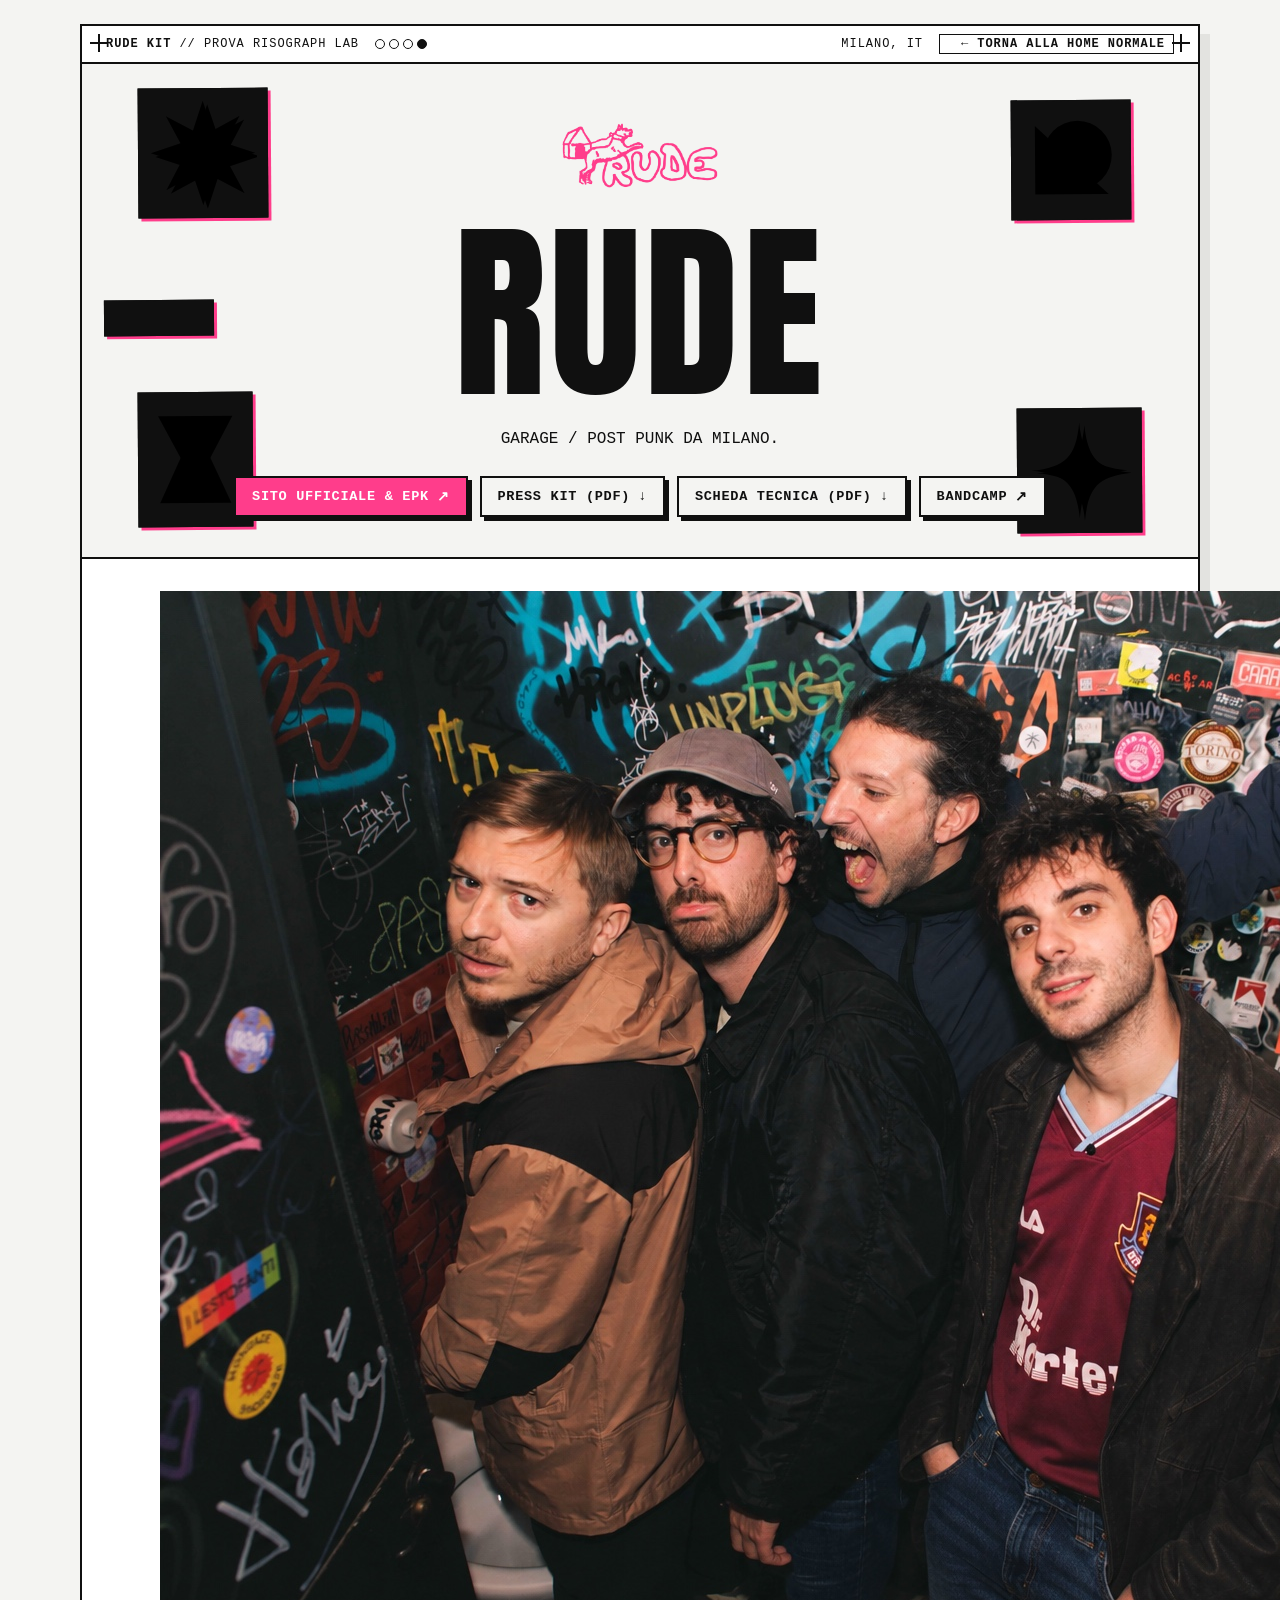
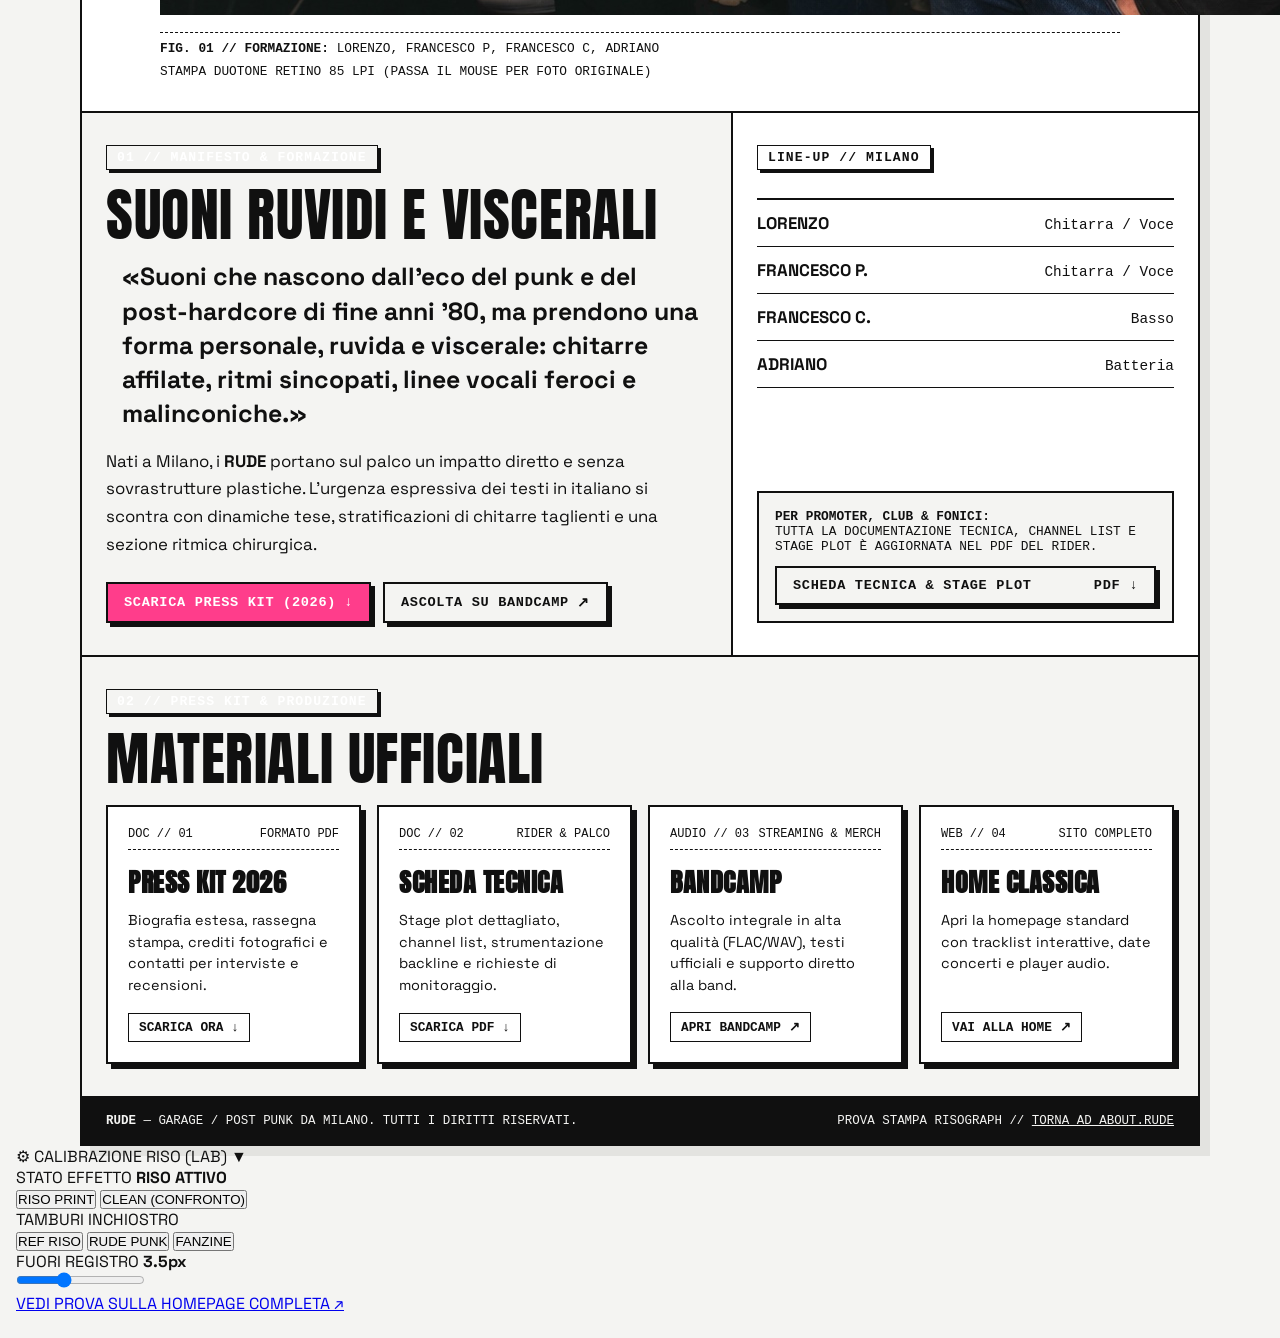
<file: riso-proof.html>
<!DOCTYPE html>
<html lang="it" data-riso-mode="active" data-riso-palette="reference">
<head>
  <meta charset="UTF-8" />
  <meta name="viewport" content="width=device-width, initial-scale=1.0" />
  <title>RUDE — Risograph Visual Proof &amp; Calibration Lab</title>
  <meta name="description" content="RUDE: Garage / Post-Punk da Milano. Prova estetica Risograph retro text effect con inchiostri spot e controller di calibrazione." />

  <!-- Google Fonts: Anton (Heavy Riso Display), Space Grotesk (Editorial Body), IBM Plex Mono (Technical EPK) -->
  <link rel="preconnect" href="https://fonts.googleapis.com">
  <link rel="preconnect" href="https://fonts.gstatic.com" crossorigin>
  <link href="https://fonts.googleapis.com/css2?family=Anton&family=IBM+Plex+Mono:ital,wght@0,400;0,600;1,400&family=Space+Grotesk:wght@400;500;700&display=swap" rel="stylesheet">
  <link rel="stylesheet" href="riso-system.css">

  <style>
    /* Reset & Base Layout per la pagina Standalone Proof */
    *, *::before, *::after {
      box-sizing: border-box;
      margin: 0;
      padding: 0;
    }

    html {
      scroll-behavior: smooth;
      background-color: var(--paper-bg);
      color: var(--ink-black);
      font-family: var(--font-sans);
      font-size: 16px;
      -webkit-font-smoothing: antialiased;
    }

    body {
      position: relative;
      min-height: 100vh;
      background-color: var(--paper-bg);
      background-image:
        radial-gradient(var(--paper-fiber) 1px, transparent 0),
        radial-gradient(rgba(255, 62, 129, 0.03) 1px, transparent 0);
      background-size: 24px 24px, 37px 37px;
      background-position: 0 0, 13px 17px;
      overflow-x: hidden;
      padding: 1.5rem 1rem;
    }

    :focus-visible {
      outline: 3px solid var(--ink-black);
      outline-offset: 3px;
      background-color: var(--ink-yellow);
      color: var(--ink-black);
    }

    .press-sheet {
      max-width: 1120px;
      margin: 0 auto;
      border: 2px solid var(--ink-black);
      background-color: var(--paper-bg);
      position: relative;
      box-shadow: 10px 10px 0px rgba(26, 25, 23, 0.08);
    }

    /* Crocini di registro stampa */
    .reg-mark {
      position: absolute;
      width: 18px;
      height: 18px;
      pointer-events: none;
      z-index: 10;
    }
    .reg-mark::before,
    .reg-mark::after {
      content: "";
      position: absolute;
      background-color: var(--ink-black);
    }
    .reg-mark::before { top: 8px; left: 0; width: 18px; height: 1.5px; }
    .reg-mark::after  { top: 0; left: 8px; width: 1.5px; height: 18px; }
    .reg-mark.tl { top: 8px; left: 8px; }
    .reg-mark.tr { top: 8px; right: 8px; }
    .reg-mark.bl { bottom: 8px; left: 8px; }
    .reg-mark.br { bottom: 8px; right: 8px; }

    /* Top Colophon / Utility Bar */
    .top-colophon {
      display: flex;
      flex-wrap: wrap;
      justify-content: space-between;
      align-items: center;
      gap: 0.5rem;
      padding: 0.5rem 1.5rem;
      border-bottom: 2px solid var(--ink-black);
      font-family: var(--font-mono);
      font-size: 0.75rem;
      text-transform: uppercase;
      letter-spacing: 0.08em;
      background-color: var(--paper-surface);
    }

    .colophon-group {
      display: flex;
      align-items: center;
      gap: 1rem;
    }

    .ink-swatch-bar {
      display: inline-flex;
      gap: 4px;
      align-items: center;
    }

    .ink-dot {
      width: 10px;
      height: 10px;
      border-radius: 50%;
      border: 1px solid var(--ink-black);
      mix-blend-mode: multiply;
    }

    .status-pill {
      display: inline-flex;
      align-items: center;
      gap: 6px;
      padding: 2px 8px;
      background-color: var(--ink-yellow);
      border: 1px solid var(--ink-black);
      font-weight: 600;
      color: var(--ink-black);
    }

    .status-pill::before {
      content: "";
      width: 7px;
      height: 7px;
      border-radius: 50%;
      background-color: var(--ink-pink);
    }

    /* Hero Poster */
    .hero-poster {
      position: relative;
      padding: 3rem 1.5rem 2.5rem;
      text-align: center;
      border-bottom: 2px solid var(--ink-black);
      overflow: hidden;
    }

    .stamp-decor {
      position: absolute;
      pointer-events: none;
      z-index: 1;
    }

    .stamp-starburst {
      top: 24px;
      left: 5%;
      width: 130px;
      height: 130px;
    }

    .stamp-circle-triangle {
      top: 36px;
      right: 6%;
      width: 120px;
      height: 120px;
    }

    .stamp-hourglass {
      bottom: 30px;
      left: 5%;
      width: 115px;
      height: 135px;
    }

    .stamp-star4 {
      bottom: 24px;
      right: 5%;
      width: 125px;
      height: 125px;
    }

    .stamp-wave {
      top: 48%;
      left: 2%;
      width: 110px;
      height: 36px;
    }

    @media (max-width: 900px) {
      .stamp-decor {
        opacity: 0.35;
        transform: scale(0.7);
      }
      .stamp-wave { display: none; }
    }

    .hero-brand-stack {
      position: relative;
      z-index: 2;
      display: flex;
      flex-direction: column;
      align-items: center;
      gap: 0.75rem;
    }

    .rude-logo-original {
      display: inline-block;
      padding: 0.25rem 0.5rem;
      transition: transform 0.25s var(--ease-snap);
    }

    .rude-logo-original img {
      width: 170px;
      max-width: 45vw;
      height: auto;
      display: block;
      filter: contrast(115%) drop-shadow(3px 3px 0px var(--ink-teal));
      mix-blend-mode: multiply;
    }

    .hero-display-title {
      font-size: clamp(5rem, 16vw, 12rem);
      margin: 0.25rem 0;
      letter-spacing: 0.02em;
    }

    .epk-quick-nav {
      position: relative;
      z-index: 2;
      display: flex;
      flex-wrap: wrap;
      justify-content: center;
      gap: 0.75rem;
      max-width: 960px;
      margin: 1rem auto 0;
    }

    /* Band Photo Section */
    .photo-showcase {
      padding: 2rem 1.5rem;
      border-bottom: 2px solid var(--ink-black);
      background-color: var(--paper-surface);
    }

    .photo-container {
      max-width: 960px;
      margin: 0 auto;
    }

    .photo-caption-bar {
      display: flex;
      flex-wrap: wrap;
      justify-content: space-between;
      align-items: center;
      gap: 0.5rem;
      margin-top: 0.75rem;
      padding-top: 0.5rem;
      border-top: 1px dashed var(--ink-black);
      font-family: var(--font-mono);
      font-size: 0.8rem;
      color: var(--ink-muted);
      text-transform: uppercase;
    }

    .photo-caption-bar strong {
      color: var(--ink-black);
    }

    /* Manifesto & Formazione */
    .section-grid {
      display: grid;
      grid-template-columns: 1fr;
      border-bottom: 2px solid var(--ink-black);
    }

    @media (min-width: 860px) {
      .section-grid {
        grid-template-columns: 7fr 5fr;
      }
    }

    .manifesto-col {
      padding: 2rem 1.5rem;
      border-bottom: 2px solid var(--ink-black);
    }

    @media (min-width: 860px) {
      .manifesto-col {
        border-bottom: none;
        border-right: 2px solid var(--ink-black);
      }
    }

    .section-tag {
      display: inline-block;
      font-family: var(--font-mono);
      font-size: 0.82rem;
      font-weight: 700;
      letter-spacing: 0.08em;
      text-transform: uppercase;
      background-color: var(--ink-teal);
      color: var(--paper-elevated);
      padding: 4px 10px;
      border: 1.5px solid var(--ink-black);
      margin-bottom: 1rem;
      box-shadow: 3px 3px 0px var(--ink-black);
    }

    .section-heading {
      font-size: clamp(2.2rem, 5vw, 3.6rem);
      margin-bottom: 1rem;
      display: block;
    }

    .manifesto-quote {
      position: relative;
      font-size: clamp(1.2rem, 2vw, 1.55rem);
      font-weight: 700;
      line-height: 1.38;
      color: var(--ink-black);
      padding-left: 1rem;
      border-left: 6px solid var(--ink-pink);
      margin-bottom: 1rem;
    }

    .manifesto-body {
      font-size: 1.05rem;
      line-height: 1.65;
      color: var(--ink-black);
      margin-bottom: 1rem;
    }

    .lineup-col {
      padding: 2rem 1.5rem;
      background-color: var(--paper-elevated);
      display: flex;
      flex-direction: column;
      justify-content: space-between;
    }

    .lineup-list {
      list-style: none;
      margin: 0.75rem 0 1.5rem;
      border-top: 2px solid var(--ink-black);
    }

    .lineup-item {
      display: flex;
      justify-content: space-between;
      align-items: baseline;
      padding: 0.75rem 0;
      border-bottom: 1px solid var(--ink-black);
      font-family: var(--font-mono);
      font-size: 0.9rem;
    }

    .lineup-name {
      font-family: var(--font-sans);
      font-weight: 700;
      font-size: 1.05rem;
      text-transform: uppercase;
    }

    .lineup-role {
      color: var(--ink-muted);
      text-align: right;
    }

    .presskit-callout {
      padding: 1rem;
      background-color: var(--paper-bg);
      border: 2px solid var(--ink-black);
      box-shadow: 5px 5px 0px var(--ink-yellow);
    }

    .presskit-callout p {
      font-family: var(--font-mono);
      font-size: 0.8rem;
      margin-bottom: 0.75rem;
      text-transform: uppercase;
    }

    /* EPK Cards Grid */
    .epk-cards-section {
      padding: 2rem 1.5rem;
    }

    .epk-cards-grid {
      display: grid;
      grid-template-columns: repeat(auto-fit, minmax(240px, 1fr));
      gap: 1rem;
      margin-top: 1rem;
    }

    .epk-card {
      display: flex;
      flex-direction: column;
      justify-content: space-between;
      padding: 1.25rem;
      background-color: var(--paper-elevated);
      border: 2px solid var(--ink-black);
      text-decoration: none;
      color: var(--ink-black);
      box-shadow: 5px 5px 0px var(--ink-black);
      transition: transform 0.2s var(--ease-snap), box-shadow 0.2s var(--ease-snap);
    }

    .epk-card:hover {
      transform: translate(-3px, -3px);
      box-shadow:
        7px 7px 0px var(--ink-pink),
        -3px -3px 0px var(--ink-teal);
    }

    .epk-card-header {
      display: flex;
      justify-content: space-between;
      align-items: center;
      font-family: var(--font-mono);
      font-size: 0.75rem;
      color: var(--ink-muted);
      margin-bottom: 0.75rem;
      padding-bottom: 0.5rem;
      border-bottom: 1px dashed var(--ink-black);
    }

    .epk-card-title {
      font-family: var(--font-display);
      font-size: 1.65rem;
      letter-spacing: 0.02em;
      text-transform: uppercase;
      margin-bottom: 0.5rem;
    }

    .epk-card-desc {
      font-size: 0.9rem;
      line-height: 1.5;
      color: var(--ink-muted);
      margin-bottom: 1rem;
    }

    .epk-card-action {
      font-family: var(--font-mono);
      font-size: 0.8rem;
      font-weight: 700;
      text-transform: uppercase;
      display: inline-flex;
      align-items: center;
      gap: 6px;
      padding: 6px 10px;
      background-color: var(--ink-yellow);
      border: 1.5px solid var(--ink-black);
      align-self: flex-start;
    }

    /* Footer Colophon */
    .sheet-footer {
      padding: 1rem 1.5rem;
      border-top: 2px solid var(--ink-black);
      background-color: var(--ink-black);
      color: var(--paper-bg);
      display: flex;
      flex-wrap: wrap;
      justify-content: space-between;
      align-items: center;
      gap: 0.75rem;
      font-family: var(--font-mono);
      font-size: 0.78rem;
    }

    .sheet-footer a {
      color: var(--ink-yellow);
      text-decoration: underline;
    }
  </style>
</head>
<body>

  <!-- OVERLAY GRANA CARTA FISSO A 60FPS -->
  <div class="paper-grain-overlay" aria-hidden="true"></div>

  <!-- DEFINIZIONE FILTRI SVG RISOGRAPH -->
  <svg width="0" height="0" style="position: absolute; pointer-events: none;" aria-hidden="true">
    <defs>
      <!-- Filtro Ink-Bleed per i bordi slabbrati dei caratteri -->
      <filter id="riso-ink-bleed" x="-5%" y="-5%" width="110%" height="110%">
        <feTurbulence type="fractalNoise" baseFrequency="0.09" numOctaves="2" result="roughNoise" />
        <feDisplacementMap in="SourceGraphic" in2="roughNoise" scale="2.2" xChannelSelector="R" yChannelSelector="G" />
      </filter>

      <!-- Filtro Stamp Grain per i timbri geometrici -->
      <filter id="riso-stamp-grain" x="-10%" y="-10%" width="120%" height="120%">
        <feTurbulence type="fractalNoise" baseFrequency="0.65" numOctaves="3" result="grain" />
        <feColorMatrix type="matrix" values="1 0 0 0 0  0 1 0 0 0  0 0 1 0 0  0 0 0 0.25 0.78" in="grain" result="grainMask" />
        <feComposite operator="in" in="SourceGraphic" in2="grainMask" result="texturedStamp" />
        <feTurbulence type="fractalNoise" baseFrequency="0.06" numOctaves="2" result="edgeNoise" />
        <feDisplacementMap in="texturedStamp" in2="edgeNoise" scale="2.8" xChannelSelector="R" yChannelSelector="G" />
      </filter>
    </defs>
  </svg>

  <!-- FOGLIO DI STAMPA PRINCIPALE -->
  <main class="press-sheet">
    <!-- Crocini di registro -->
    <span class="reg-mark tl" aria-hidden="true"></span>
    <span class="reg-mark tr" aria-hidden="true"></span>
    <span class="reg-mark bl" aria-hidden="true"></span>
    <span class="reg-mark br" aria-hidden="true"></span>

    <!-- Top Colophon -->
    <header class="top-colophon">
      <div class="colophon-group">
        <span><strong>RUDE KIT</strong> // PROVA RISOGRAPH LAB</span>
        <span class="ink-swatch-bar" title="Inchiostri Spot Attivi">
          <i class="ink-dot" style="background: var(--ink-pink)"></i>
          <i class="ink-dot" style="background: var(--ink-yellow)"></i>
          <i class="ink-dot" style="background: var(--ink-teal)"></i>
          <i class="ink-dot" style="background: var(--ink-black)"></i>
        </span>
      </div>
      <div class="colophon-group">
        <span>MILANO, IT</span>
        <a href="index.html" class="status-pill" style="text-decoration: none;">← TORNA ALLA HOME NORMALE</a>
      </div>
    </header>

    <!-- HERO POSTER CON TIMBRI GEOMETRICI (REFERENCE VEILA "RISO TYPE") -->
    <section class="hero-poster" aria-labelledby="hero-title">

      <!-- Timbro 1 (Alto SX): Stella a 12 punte Teal + Yellow -->
      <div class="stamp-decor stamp-starburst riso-stamp" aria-hidden="true">
        <svg viewBox="0 0 120 120" width="100%" height="100%">
          <polygon points="60,2 71,35 101,19 85,49 118,60 85,71 101,101 71,85 60,118 49,85 19,101 35,71 2,60 35,49 19,19 49,35"
            fill="var(--ink-teal)" style="mix-blend-mode: multiply;" />
          <polygon points="60,2 71,35 101,19 85,49 118,60 85,71 101,101 71,85 60,118 49,85 19,101 35,71 2,60 35,49 19,19 49,35"
            fill="var(--ink-yellow)" transform="translate(5, 4)" style="mix-blend-mode: multiply;" />
        </svg>
      </div>

      <!-- Timbro 2 (Alto DX): Cerchio Giallo + Triangolo Teal -->
      <div class="stamp-decor stamp-circle-triangle riso-stamp" aria-hidden="true">
        <svg viewBox="0 0 120 120" width="100%" height="100%">
          <circle cx="68" cy="54" r="42" fill="var(--ink-yellow)" style="mix-blend-mode: multiply;" />
          <polygon points="16,18 16,102 106,102" fill="var(--ink-teal)" style="mix-blend-mode: multiply;" />
        </svg>
      </div>

      <!-- Timbro 3 (Centro SX): Onda Zigzag Pink + Teal -->
      <div class="stamp-decor stamp-wave riso-stamp" aria-hidden="true">
        <svg viewBox="0 0 140 40" width="100%" height="100%">
          <path d="M4,24 Q18,6 32,24 T60,24 T88,24 T116,24 T136,20" fill="none" stroke="var(--ink-pink)" stroke-width="10" stroke-linecap="round" />
          <path d="M8,28 Q22,10 36,28 T64,28 T92,28 T120,28 T138,24" fill="none" stroke="var(--ink-teal)" stroke-width="10" stroke-linecap="round" style="mix-blend-mode: multiply;" />
        </svg>
      </div>

      <!-- Timbro 4 (Basso SX): Doppio Triangolo incrociato Teal + Pink -->
      <div class="stamp-decor stamp-hourglass riso-stamp" aria-hidden="true">
        <svg viewBox="0 0 120 140" width="100%" height="100%">
          <polygon points="12,14 108,14 60,104" fill="var(--ink-teal)" style="mix-blend-mode: multiply;" />
          <polygon points="60,26 14,126 106,126" fill="var(--ink-pink)" style="mix-blend-mode: multiply;" />
        </svg>
      </div>

      <!-- Timbro 5 (Basso DX): Stella a 4 punte Pink + Teal -->
      <div class="stamp-decor stamp-star4 riso-stamp" aria-hidden="true">
        <svg viewBox="0 0 120 120" width="100%" height="100%">
          <path d="M60,4 C64,44 76,56 116,60 C76,64 64,76 60,116 C56,76 44,64 4,60 C44,56 56,44 60,4 Z"
            fill="var(--ink-teal)" transform="translate(6, 3)" style="mix-blend-mode: multiply;" />
          <path d="M60,4 C64,44 76,56 116,60 C76,64 64,76 60,116 C56,76 44,64 4,60 C44,56 56,44 60,4 Z"
            fill="var(--ink-pink)" style="mix-blend-mode: multiply;" />
        </svg>
      </div>

      <!-- Brand & Headline -->
      <div class="hero-brand-stack">
        <a href="index.html" class="rude-logo-original" title="RUDE Milano">
          <img src="assets/rude-logo-rosa.png" alt="Logo RUDE" onerror="this.style.display='none'" />
        </a>

        <!-- Headline Monumentale con .riso-type -->
        <h1 id="hero-title" class="riso-type hero-display-title" data-text="RUDE">RUDE</h1>

        <div>
          <kbd class="genre-kbd">GARAGE / POST PUNK DA MILANO.</kbd>
        </div>

        <!-- Barra di Navigazione Rapida EPK -->
        <nav class="epk-quick-nav" aria-label="Materiali Ufficiali e Download EPK">
          <a href="index.html" class="riso-btn riso-btn--primary">
            <span>SITO UFFICIALE &amp; EPK</span>
            <span aria-hidden="true">↗</span>
          </a>
          <a href="RUDE_PressKit_2026.pdf" class="riso-btn riso-btn--secondary" download>
            <span>PRESS KIT (PDF)</span>
            <span aria-hidden="true">↓</span>
          </a>
          <a href="RUDE-scheda-tecnica.pdf" class="riso-btn" download>
            <span>SCHEDA TECNICA (PDF)</span>
            <span aria-hidden="true">↓</span>
          </a>
          <a href="https://rude-theband.bandcamp.com" class="riso-btn" target="_blank" rel="noopener">
            <span>BANDCAMP</span>
            <span aria-hidden="true">↗</span>
          </a>
        </nav>
      </div>
    </section>

    <!-- FOTO BAND CON TRATTAMENTO DUOTONE + HALFTONE -->
    <section class="photo-showcase" aria-label="Fotografia Ufficiale Band">
      <div class="photo-container">
        <figure class="riso-photo-frame">
          <img
            src="FOTO/RUDE_WC.jpg"
            alt="RUDE — Lorenzo, Francesco P, Francesco C, Adriano"
            onerror="this.src='data:image/svg+xml;charset=UTF-8,%3Csvg xmlns=%22http://www.w3.org/2000/svg%22 width=%22960%22 height=%22600%22 viewBox=%220 0 960 600%22%3E%3Crect width=%22960%22 height=%22600%22 fill=%22%23E0DBD1%22/%3E%3Ctext x=%2250%25%22 y=%2248%25%22 dominant-baseline=%22middle%22 text-anchor=%22middle%22 font-family=%22monospace%22 font-size=%2222%22 fill=%22%231A1917%22%3E[FOTO/RUDE_WC.jpg]%3C/text%3E%3C/svg%3E'"
          />
        </figure>
        <figcaption class="photo-caption-bar">
          <span><strong>FIG. 01 // FORMAZIONE:</strong> LORENZO, FRANCESCO P, FRANCESCO C, ADRIANO</span>
          <span>STAMPA DUOTONE RETINO 85 LPI (PASSA IL MOUSE PER FOTO ORIGINALE)</span>
        </figcaption>
      </div>
    </section>

    <!-- SEZIONE 01 // MANIFESTO & FORMAZIONE -->
    <section class="section-grid" aria-labelledby="manifesto-heading">
      <div class="manifesto-col">
        <span class="section-tag">01 // MANIFESTO &amp; FORMAZIONE</span>
        <h2 id="manifesto-heading" class="riso-type section-heading" data-text="SUONI RUVIDI E VISCERALI">
          SUONI RUVIDI E VISCERALI
        </h2>

        <blockquote class="manifesto-quote">
          «Suoni che nascono dall’eco del punk e del post-hardcore di fine anni ’80, ma prendono una forma personale, ruvida e viscerale: chitarre affilate, ritmi sincopati, linee vocali feroci e malinconiche.»
        </blockquote>

        <p class="manifesto-body">
          Nati a Milano, i <strong>RUDE</strong> portano sul palco un impatto diretto e senza sovrastrutture plastiche. L'urgenza espressiva dei testi in italiano si scontra con dinamiche tese, stratificazioni di chitarre taglienti e una sezione ritmica chirurgica.
        </p>

        <div style="margin-top: 1.5rem; display: flex; flex-wrap: wrap; gap: 0.75rem;">
          <a href="RUDE_PressKit_2026.pdf" class="riso-btn riso-btn--primary" download>
            <span>SCARICA PRESS KIT (2026)</span>
            <span aria-hidden="true">↓</span>
          </a>
          <a href="https://rude-theband.bandcamp.com" class="riso-btn" target="_blank" rel="noopener">
            <span>ASCOLTA SU BANDCAMP</span>
            <span aria-hidden="true">↗</span>
          </a>
        </div>
      </div>

      <aside class="lineup-col" aria-label="Componenti della band">
        <div>
          <span class="section-tag" style="background-color: var(--ink-pink); color: var(--ink-black);">LINE-UP // MILANO</span>
          <ul class="lineup-list">
            <li class="lineup-item">
              <span class="lineup-name">Lorenzo</span>
              <span class="lineup-role">Chitarra / Voce</span>
            </li>
            <li class="lineup-item">
              <span class="lineup-name">Francesco P.</span>
              <span class="lineup-role">Chitarra / Voce</span>
            </li>
            <li class="lineup-item">
              <span class="lineup-name">Francesco C.</span>
              <span class="lineup-role">Basso</span>
            </li>
            <li class="lineup-item">
              <span class="lineup-name">Adriano</span>
              <span class="lineup-role">Batteria</span>
            </li>
          </ul>
        </div>

        <div class="presskit-callout">
          <p><strong>PER PROMOTER, CLUB &amp; FONICI:</strong><br/>Tutta la documentazione tecnica, channel list e stage plot è aggiornata nel PDF del rider.</p>
          <a href="RUDE-scheda-tecnica.pdf" class="riso-btn" style="width: 100%; justify-content: space-between;" download>
            <span>SCHEDA TECNICA &amp; STAGE PLOT</span>
            <span aria-hidden="true">PDF ↓</span>
          </a>
        </div>
      </aside>
    </section>

    <!-- SEZIONE 02 // ARCHIVIO DOCUMENTI EPK -->
    <section class="epk-cards-section" aria-labelledby="archive-heading">
      <span class="section-tag">02 // PRESS KIT &amp; PRODUZIONE</span>
      <h2 id="archive-heading" class="riso-type section-heading" data-text="MATERIALI UFFICIALI">
        MATERIALI UFFICIALI
      </h2>

      <div class="epk-cards-grid">
        <a href="RUDE_PressKit_2026.pdf" class="epk-card" download>
          <div>
            <div class="epk-card-header">
              <span>DOC // 01</span>
              <span>FORMATO PDF</span>
            </div>
            <h3 class="epk-card-title">PRESS KIT 2026</h3>
            <p class="epk-card-desc">Biografia estesa, rassegna stampa, crediti fotografici e contatti per interviste e recensioni.</p>
          </div>
          <span class="epk-card-action">SCARICA ORA ↓</span>
        </a>

        <a href="RUDE-scheda-tecnica.pdf" class="epk-card" download>
          <div>
            <div class="epk-card-header">
              <span>DOC // 02</span>
              <span>RIDER &amp; PALCO</span>
            </div>
            <h3 class="epk-card-title">SCHEDA TECNICA</h3>
            <p class="epk-card-desc">Stage plot dettagliato, channel list, strumentazione backline e richieste di monitoraggio.</p>
          </div>
          <span class="epk-card-action">SCARICA PDF ↓</span>
        </a>

        <a href="https://rude-theband.bandcamp.com" class="epk-card" target="_blank" rel="noopener">
          <div>
            <div class="epk-card-header">
              <span>AUDIO // 03</span>
              <span>STREAMING &amp; MERCH</span>
            </div>
            <h3 class="epk-card-title">BANDCAMP</h3>
            <p class="epk-card-desc">Ascolto integrale in alta qualità (FLAC/WAV), testi ufficiali e supporto diretto alla band.</p>
          </div>
          <span class="epk-card-action">APRI BANDCAMP ↗</span>
        </a>

        <a href="index.html" class="epk-card">
          <div>
            <div class="epk-card-header">
              <span>WEB // 04</span>
              <span>SITO COMPLETO</span>
            </div>
            <h3 class="epk-card-title">HOME CLASSICA</h3>
            <p class="epk-card-desc">Apri la homepage standard con tracklist interattive, date concerti e player audio.</p>
          </div>
          <span class="epk-card-action">VAI ALLA HOME ↗</span>
        </a>
      </div>
    </section>

    <!-- FOOTER -->
    <footer class="sheet-footer">
      <div>
        <strong>RUDE</strong> — GARAGE / POST PUNK DA MILANO. TUTTI I DIRITTI RISERVATI.
      </div>
      <div>
        PROVA STAMPA RISOGRAPH // <a href="index.html">TORNA AD ABOUT.RUDE</a>
      </div>
    </footer>
  </main>

  <!-- CONTROLLER INTERATTIVO DI CALIBRAZIONE RISO -->
  <aside class="riso-calibrator" aria-label="Pannello Calibrazione Effetto Risograph">
    <div class="calibrator-header" id="cal-toggle">
      <span>⚙ CALIBRAZIONE RISO (LAB)</span>
      <span id="cal-chevron">▼</span>
    </div>
    <div class="calibrator-body" id="cal-body">
      <!-- Toggle On/Off per confronto immediato -->
      <div class="cal-row">
        <div class="cal-label">
          <span>STATO EFFETTO</span>
          <strong id="mode-status">RISO ATTIVO</strong>
        </div>
        <div class="cal-btn-group cal-btn-group--two">
          <button type="button" class="cal-chip active" data-set-mode="active">RISO PRINT</button>
          <button type="button" class="cal-chip" data-set-mode="clean">CLEAN (CONFRONTO)</button>
        </div>
      </div>

      <!-- Selezione Tamburi Colore -->
      <div class="cal-row">
        <div class="cal-label">
          <span>TAMBURI INCHIOSTRO</span>
        </div>
        <div class="cal-btn-group">
          <button type="button" class="cal-chip active" data-set-palette="reference" title="Arancio + Rosa Fluo + Giallo + Teal (Veila 'RISO TYPE')">REF RISO</button>
          <button type="button" class="cal-chip" data-set-palette="rude-punk" title="Nero Soia + Rosa RUDE + Teal">RUDE PUNK</button>
          <button type="button" class="cal-chip" data-set-palette="diy-fanzine" title="Rosa Fluo + Nero + Giallo">FANZINE</button>
        </div>
      </div>

      <!-- Slider Fuori Registro -->
      <div class="cal-row">
        <div class="cal-label">
          <label for="offset-slider">FUORI REGISTRO</label>
          <strong id="offset-val">3.5px</strong>
        </div>
        <input type="range" id="offset-slider" class="cal-range" min="0" max="10" step="0.5" value="3.5" />
      </div>

      <a href="index.html" class="cal-specimen-link">VEDI PROVA SULLA HOMEPAGE COMPLETA ↗</a>
    </div>
  </aside>

  <!-- Script per il Controller di Calibrazione -->
  <script>
    (function() {
      const root = document.documentElement;
      const calToggle = document.getElementById('cal-toggle');
      const calBody = document.getElementById('cal-body');
      const calChevron = document.getElementById('cal-chevron');
      const modeBtns = document.querySelectorAll('[data-set-mode]');
      const paletteBtns = document.querySelectorAll('[data-set-palette]');
      const offsetSlider = document.getElementById('offset-slider');
      const offsetVal = document.getElementById('offset-val');
      const modeStatus = document.getElementById('mode-status');

      calToggle.addEventListener('click', () => {
        const collapsed = calBody.classList.toggle('is-collapsed');
        calChevron.textContent = collapsed ? '▲' : '▼';
      });

      modeBtns.forEach(btn => {
        btn.addEventListener('click', () => {
          modeBtns.forEach(b => b.classList.remove('active'));
          btn.classList.add('active');
          const mode = btn.getAttribute('data-set-mode');
          root.setAttribute('data-riso-mode', mode);
          modeStatus.textContent = mode === 'active' ? 'RISO ATTIVO' : 'CLEAN OFF';
        });
      });

      paletteBtns.forEach(btn => {
        btn.addEventListener('click', () => {
          paletteBtns.forEach(b => b.classList.remove('active'));
          btn.classList.add('active');
          root.setAttribute('data-riso-palette', btn.getAttribute('data-set-palette'));
        });
      });

      offsetSlider.addEventListener('input', (e) => {
        const px = parseFloat(e.target.value);
        const py = +(px * 0.75).toFixed(1);
        offsetVal.textContent = px + 'px';
        root.style.setProperty('--riso-offset-x', px + 'px');
        root.style.setProperty('--riso-offset-y', py + 'px');
        root.style.setProperty('--riso-offset-neg-x', (-px) + 'px');
        root.style.setProperty('--riso-offset-neg-y', (-py) + 'px');
      });
    })();
  </script>
</body>
</html>
</file>
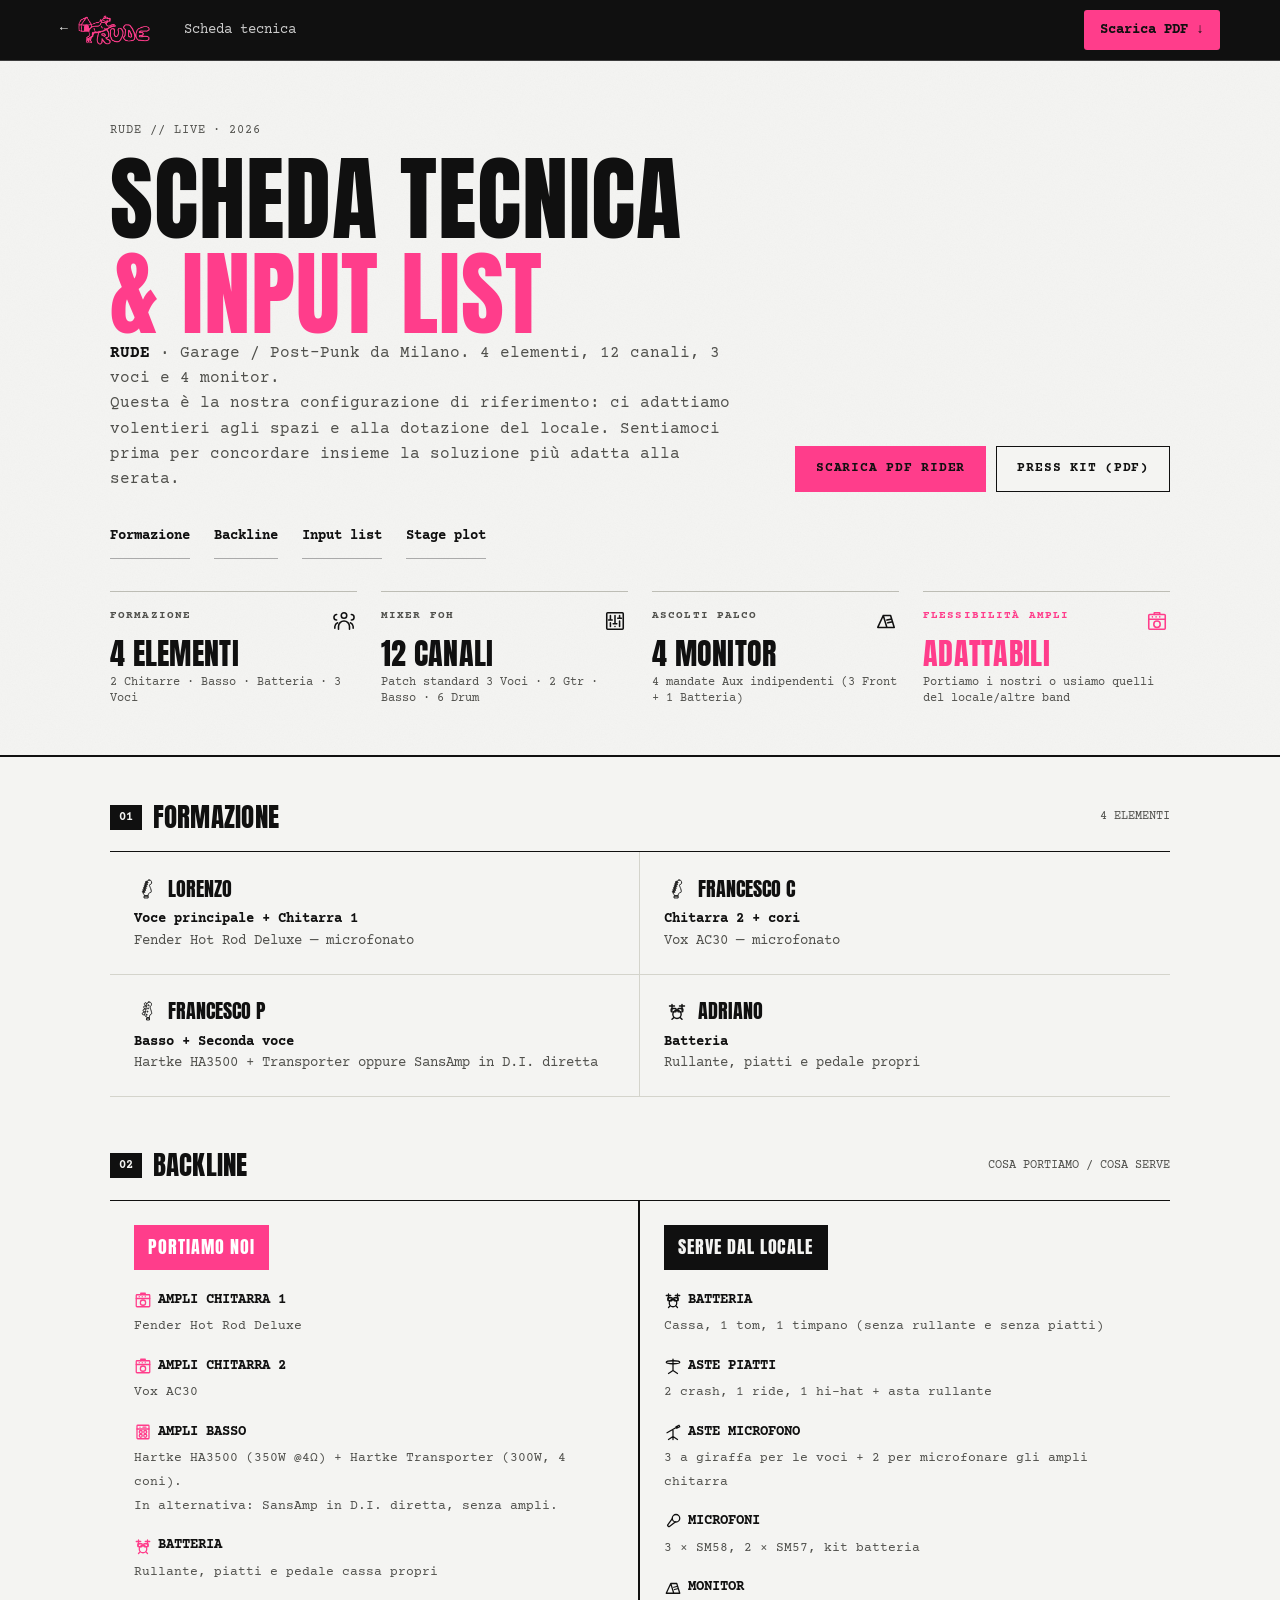
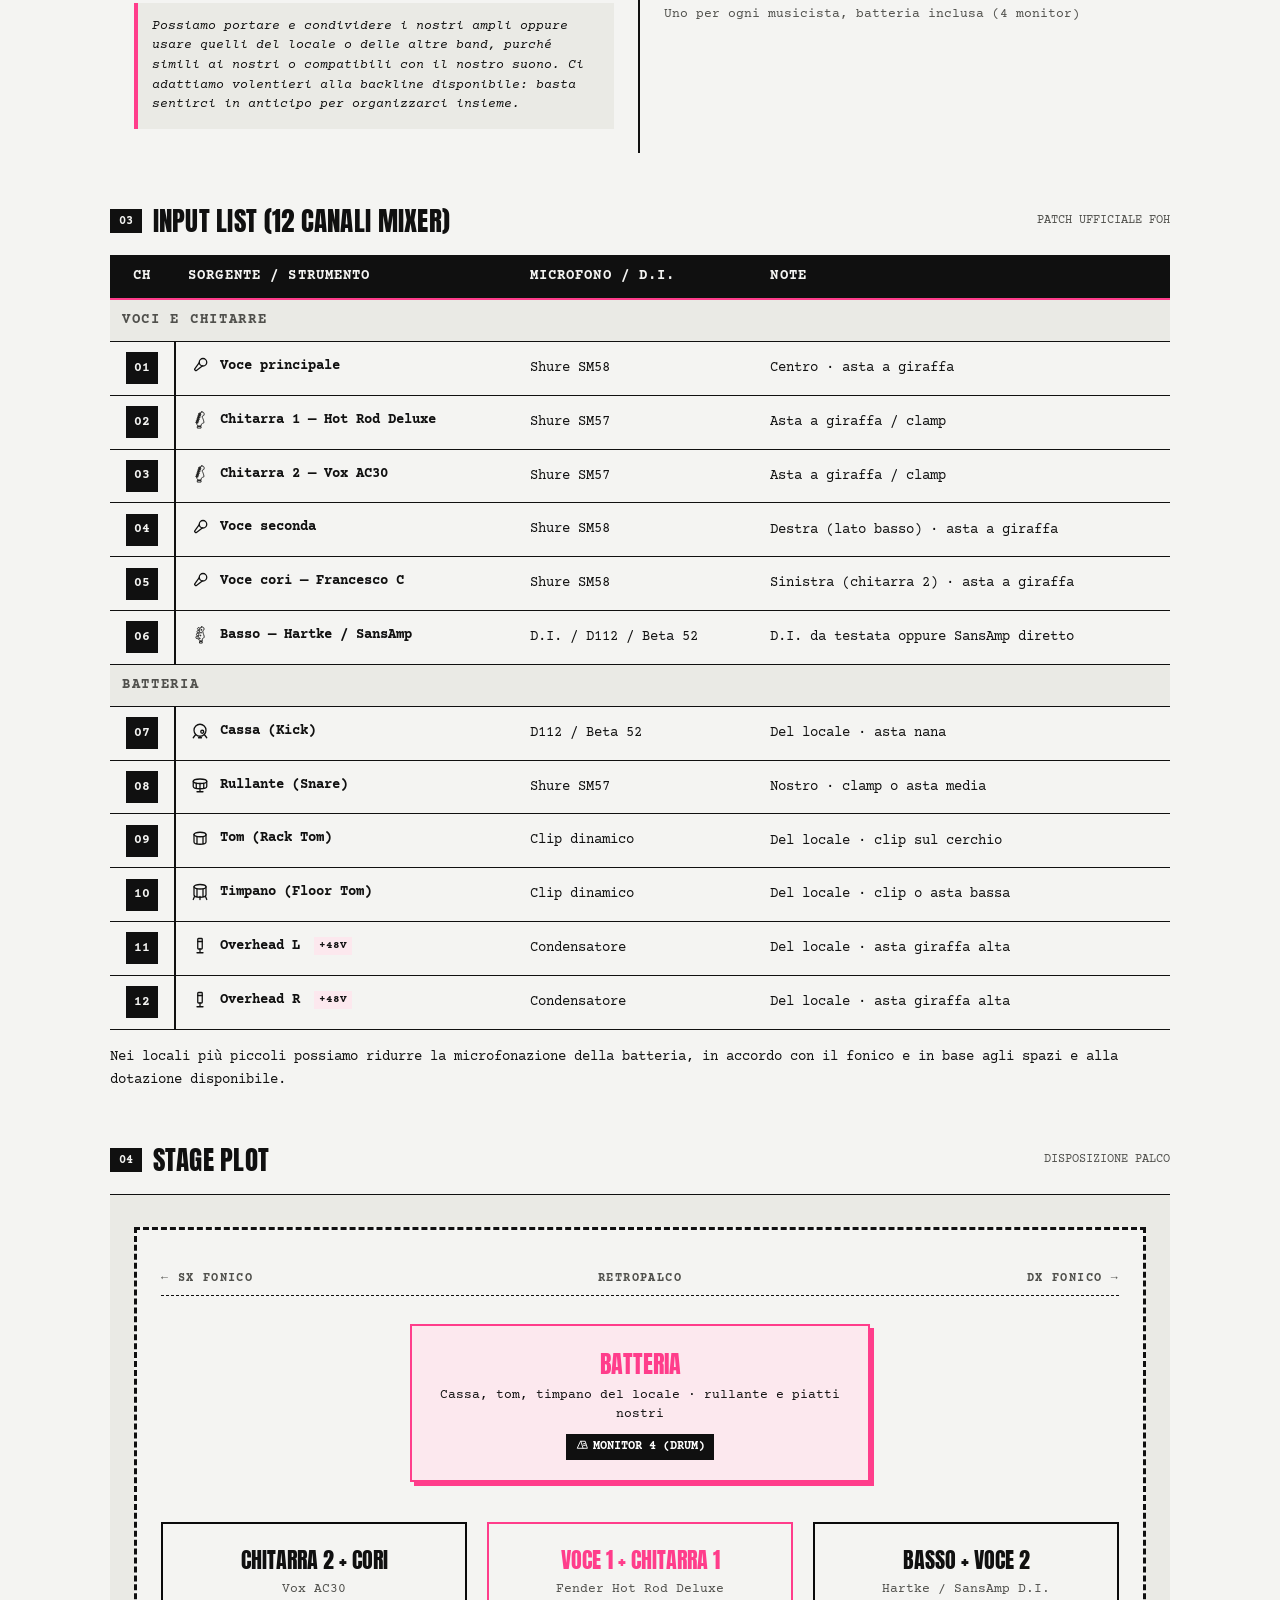
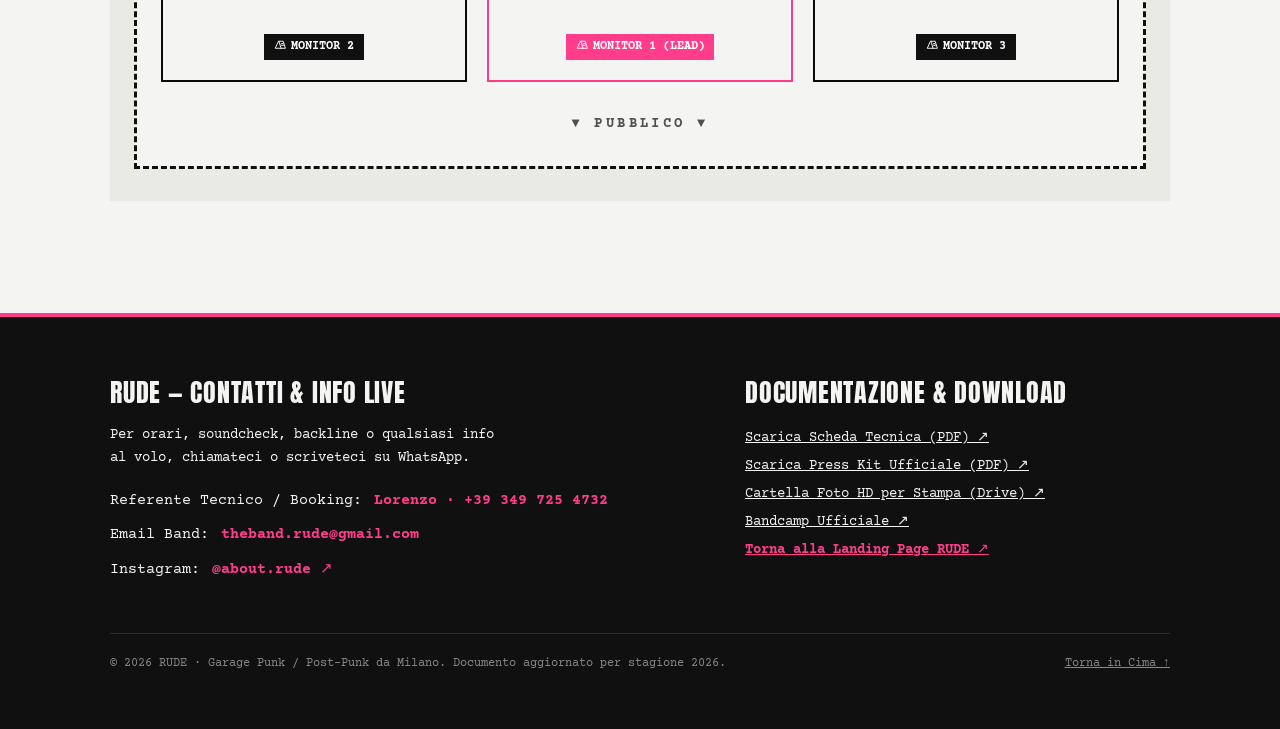
<file: scheda-tecnica.html>
<!DOCTYPE html>
<html lang="it">
<head>
  <meta charset="UTF-8" />
  <meta name="viewport" content="width=device-width, initial-scale=1.0, viewport-fit=cover" />
  <meta name="theme-color" content="#0A0A0B" />
  <title>RUDE — Scheda Tecnica &amp; Technical Rider (12 Canali · 4 Elementi)</title>
  <meta name="description" content="Scheda tecnica ufficiale e technical rider della band RUDE (Garage Punk / Post-Punk da Milano). Line-up, flessibilità ampli, input list 12 canali e stage plot per fonici." />

  <!-- Blocco categorico crawler e scraping Googlebot e motori di ricerca -->
  <meta name="robots" content="noindex, nofollow, noarchive, nosnippet, noimageindex" />
  <meta name="googlebot" content="noindex, nofollow, noarchive, nosnippet, noimageindex" />
  <meta name="googlebot-news" content="noindex, nofollow" />
  <meta name="google-extended" content="noindex, nofollow" />

  <!-- Identità RUDE: Anton e Courier Prime -->

  <style>
    /* ==========================================================================
       1. DESIGN TOKENS & DUAL THEME (LIGHT PAPER / DARK FOH CONSOLE)
       ========================================================================== */
    :root {
      --pink-rude: #FF2D78;
      --pink-rude-light: #FF5A96;
      --pink-glow: rgba(255, 45, 120, 0.35);
      --green-beast: #00A859;
      --amber-warn: #FFB800;

      --ink-black: #0A0A0B;
      --chalk-white: #F4F4F0;
      --pure-white: #FFFFFF;

      /* Variabili Light Mode (Default Carta Fanzine) */
      --bg-page: #F4F4F0;
      --bg-card: #FFFFFF;
      --bg-subtle: #EAEAE4;
      --bg-callout: #FFF0F5;
      --text-main: #0A0A0B;
      --text-muted: #55555E;
      --border-color: #0A0A0B;
      --shadow-solid: 6px 6px 0px #0A0A0B;
      --shadow-pink: 6px 6px 0px var(--pink-rude);
      --sticky-col-bg: #FFFFFF;
      --table-hover: rgba(255, 45, 120, 0.08);

      --font-headline: 'Anton', Impact, 'Arial Black', sans-serif;
      --font-mono: 'Space Mono', 'JetBrains Mono', Courier, monospace;
      --font-tech: 'JetBrains Mono', monospace;

      --container-max: 1140px;
      --border-thick: 3px solid var(--border-color);
      --border-medium: 2px solid var(--border-color);
      --transition-fast: 150ms cubic-bezier(0.16, 1, 0.3, 1);
    }

    /* Modalità Fonico / Palco (Dark Mode ad Alto Contrasto) */

    *, *::before, *::after {
      box-sizing: border-box;
      margin: 0;
      padding: 0;
    }

    html {
      scroll-behavior: smooth;
      background-color: var(--bg-page);
      color: var(--text-main);
      font-family: var(--font-mono);
      line-height: 1.5;
      -webkit-font-smoothing: antialiased;
    }

    body {
      min-height: 100vh;
      background-color: var(--bg-page);
      color: var(--text-main);
      transition: background-color 200ms ease, color 200ms ease;
    }

    a {
      color: inherit;
      text-decoration: none;
    }

    button {
      font: inherit;
      color: inherit;
      background: none;
      border: none;
      cursor: pointer;
    }

    :focus-visible {
      outline: 3px solid var(--pink-rude);
      outline-offset: 3px;
    }

    .container {
      width: 100%;
      max-width: var(--container-max);
      margin-inline: auto;
      padding-inline: clamp(1rem, 3.5vw, 2.5rem);
    }

    /* ==========================================================================
       2. STICKY TOP BAR CON SWITCHER TEMA E LINK TORNA AL SITO
       ========================================================================== */
    .rider-nav-bar {
      background: var(--ink-black);
      color: var(--chalk-white);
      border-bottom: 3px solid var(--pink-rude);
      padding-block: 0.75rem;
      position: sticky;
      top: 0;
      z-index: 1000;
    }

    .rider-nav-inner {
      display: flex;
      justify-content: space-between;
      align-items: center;
      gap: 0.75rem;
      flex-wrap: wrap;
    }

    .brand-back-link {
      display: inline-flex;
      align-items: center;
      gap: 0.7rem;
      font-family: var(--font-tech);
      font-weight: 800;
      font-size: 0.82rem;
      text-transform: uppercase;
      letter-spacing: 0.06em;
      min-height: 42px;
      transition: color var(--transition-fast);
    }
    .brand-back-link:hover {
      color: var(--pink-rude);
    }
    .nav-logo-img {
      height: 32px;
      width: auto;
      display: block;
    }

    .nav-actions-cluster {
      display: flex;
      align-items: center;
      gap: 0.6rem;
      flex-wrap: wrap;
    }




    /* ==========================================================================
       3. HERO HEADER & DOWNLOADS
       ========================================================================== */
    .rider-header-section {
      padding-top: clamp(2rem, 5vw, 3.5rem);
      padding-bottom: 2rem;
      border-bottom: 2px solid var(--border-color);
    }

    .doc-badge {
      display: inline-block;
      font-family: var(--font-tech);
      font-size: 0.72rem;
      font-weight: 800;
      letter-spacing: 0.14em;
      text-transform: uppercase;
      background: var(--pink-rude);
      color: var(--pure-white);
      padding: 0.3rem 0.75rem;
      margin-bottom: 1rem;
    }

    .rider-title-giant {
      font-family: var(--font-headline);
      font-size: clamp(3rem, 7.5vw, 5.8rem);
      line-height: 0.88;
      letter-spacing: -0.02em;
      text-transform: uppercase;
      margin-bottom: 1rem;
    }
    .rider-title-giant span {
      color: var(--pink-rude);
    }

    .rider-meta-row {
      display: flex;
      justify-content: space-between;
      align-items: flex-end;
      gap: 1.5rem;
      flex-wrap: wrap;
    }

    .rider-sub-text {
      font-size: 0.98rem;
      max-width: 620px;
      line-height: 1.6;
      color: var(--text-muted);
    }
    .rider-sub-text strong {
      color: var(--text-main);
    }

    .rider-download-group {
      display: flex;
      gap: 0.65rem;
      flex-wrap: wrap;
    }

    .btn-pdf-box {
      font-family: var(--font-tech);
      font-size: 0.8rem;
      font-weight: 800;
      letter-spacing: 0.06em;
      text-transform: uppercase;
      padding: 0.75rem 1.25rem;
      min-height: 46px;
      border: 2px solid var(--border-color);
      box-shadow: 4px 4px 0px var(--border-color);
      display: inline-flex;
      align-items: center;
      gap: 0.45rem;
      transition: all var(--transition-fast);
      background: var(--bg-card);
      color: var(--text-main);
    }
    .btn-pdf-box:hover {
      transform: translate(-2px, -2px);
      box-shadow: 6px 6px 0px var(--pink-rude);
      border-color: var(--pink-rude);
    }
    .btn-pdf-box--pink {
      background: var(--pink-rude);
      color: var(--pure-white);
      border-color: var(--pink-rude);
      box-shadow: 4px 4px 0px var(--border-color);
    }
    .btn-pdf-box--pink:hover {
      box-shadow: 6px 6px 0px var(--text-main);
    }

    /* ==========================================================================
       4. AT-A-GLANCE METRICS STRIP (4 METRICHE RAPIDE PER IL FONICO)
       ========================================================================== */
    .metric-strip-grid {
      display: grid;
      grid-template-columns: repeat(2, 1fr);
      gap: 0.85rem;
      margin-top: 2rem;
    }
    @media (min-width: 820px) {
      .metric-strip-grid {
        grid-template-columns: repeat(4, 1fr);
      }
    }

    .metric-card {
      background: var(--bg-card);
      border: var(--border-medium);
      box-shadow: var(--shadow-solid);
      padding: 1.1rem 1.2rem;
      display: flex;
      flex-direction: column;
      justify-content: space-between;
      min-height: 110px;
    }
    .metric-card.highlight {
      border-color: var(--pink-rude);
      box-shadow: var(--shadow-pink);
    }
    .metric-tag {
      font-family: var(--font-tech);
      font-size: 0.7rem;
      font-weight: 800;
      text-transform: uppercase;
      letter-spacing: 0.1em;
      color: var(--text-muted);
    }
    .metric-value {
      font-family: var(--font-headline);
      font-size: 1.85rem;
      line-height: 1;
      text-transform: uppercase;
      margin-block: 0.35rem;
      color: var(--text-main);
    }
    .metric-desc {
      font-family: var(--font-mono);
      font-size: 0.75rem;
      color: var(--text-muted);
      line-height: 1.35;
    }

    /* ==========================================================================
       5. CONTENT SECTIONS
       ========================================================================== */
    .rider-body-content {
      padding-block: 2.5rem 4rem;
    }

    .tech-card-block {
      background: var(--bg-card);
      border: var(--border-thick);
      box-shadow: var(--shadow-solid);
      margin-bottom: 2.5rem;
      position: relative;
    }

    .tech-card-header {
      background: var(--ink-black);
      color: var(--chalk-white);
      padding: 1rem 1.5rem;
      border-bottom: 3px solid var(--pink-rude);
      display: flex;
      justify-content: space-between;
      align-items: center;
      flex-wrap: wrap;
      gap: 0.75rem;
    }

    .tech-card-title {
      font-family: var(--font-headline);
      font-size: 1.4rem;
      letter-spacing: 0.04em;
      text-transform: uppercase;
      display: flex;
      align-items: center;
      gap: 0.65rem;
    }
    .step-pill {
      background: var(--pink-rude);
      color: var(--pure-white);
      font-family: var(--font-tech);
      font-size: 0.76rem;
      font-weight: 800;
      padding: 0.2rem 0.55rem;
    }

    /* Formazione Grid */
    .lineup-grid-4 {
      display: grid;
      grid-template-columns: 1fr;
      divide-y: 1px solid var(--border-color);
    }
    @media (min-width: 768px) {
      .lineup-grid-4 {
        grid-template-columns: repeat(2, 1fr);
      }
    }

    .lineup-member-box {
      padding: 1.35rem 1.5rem;
      border-bottom: 1px solid var(--border-color);
    }
    @media (min-width: 768px) {
      .lineup-member-box:nth-child(odd) {
        border-right: 1px solid var(--border-color);
      }
    }
    .member-role-title {
      font-family: var(--font-headline);
      font-size: 1.25rem;
      text-transform: uppercase;
      margin-bottom: 0.35rem;
      color: var(--text-main);
    }
    .member-gear-desc {
      font-size: 0.86rem;
      line-height: 1.55;
      color: var(--text-muted);
    }
    .member-gear-desc strong {
      color: var(--pink-rude);
    }

    /* ==========================================================================
       6. CALLOUT FLESSIBILITÀ AMPLI & BACKLINE
       ========================================================================== */
    .amp-flexibility-banner {
      background: var(--bg-callout);
      border: 3px solid var(--pink-rude);
      box-shadow: 6px 6px 0px var(--pink-rude);
      padding: 1.4rem 1.6rem;
      margin-bottom: 2rem;
    }
    .amp-banner-title {
      font-family: var(--font-headline);
      font-size: 1.45rem;
      text-transform: uppercase;
      color: var(--pink-rude);
      margin-bottom: 0.5rem;
      display: flex;
      align-items: center;
      gap: 0.5rem;
    }
    .amp-banner-text {
      font-size: 0.94rem;
      line-height: 1.65;
      color: var(--text-main);
    }
    .amp-banner-text strong {
      text-decoration: underline;
    }

    /* Backline 2 Colonne */
    .backline-split-grid {
      display: grid;
      grid-template-columns: 1fr;
    }
    @media (min-width: 820px) {
      .backline-split-grid {
        grid-template-columns: 1fr 1fr;
      }
    }

    .backline-col-left {
      padding: 1.5rem;
      border-bottom: 2px solid var(--border-color);
    }
    @media (min-width: 820px) {
      .backline-col-left {
        border-right: 2px solid var(--border-color);
        border-bottom: none;
      }
    }
    .backline-col-right {
      padding: 1.5rem;
    }

    .col-header-banner {
      font-family: var(--font-headline);
      font-size: 1.15rem;
      text-transform: uppercase;
      letter-spacing: 0.05em;
      padding: 0.55rem 0.9rem;
      margin-bottom: 1.25rem;
      display: inline-block;
    }
    .col-header-banner--pink {
      background: var(--pink-rude);
      color: var(--pure-white);
    }
    .col-header-banner--dark {
      background: var(--ink-black);
      color: var(--chalk-white);
    }

    .gear-item-row {
      margin-bottom: 1.15rem;
    }
    .gear-item-title {
      font-family: var(--font-tech);
      font-size: 0.88rem;
      font-weight: 800;
      text-transform: uppercase;
      color: var(--text-main);
      display: block;
      margin-bottom: 0.15rem;
    }
    .gear-item-sub {
      font-size: 0.84rem;
      color: var(--text-muted);
      line-height: 1.45;
    }

    /* ==========================================================================
       7. INPUT LIST 12 CANALI (STICKY COLUMN + RESPONSIVE)
       ========================================================================== */
    .table-actions-bar {
      padding: 1rem 1.5rem;
      background: var(--bg-subtle);
      border-bottom: 2px solid var(--border-color);
      display: flex;
      justify-content: space-between;
      align-items: center;
      gap: 1rem;
      flex-wrap: wrap;
    }

    .scroll-hint-mobile {
      font-family: var(--font-tech);
      font-size: 0.74rem;
      font-weight: 700;
      color: var(--text-muted);
      text-transform: uppercase;
      letter-spacing: 0.06em;
    }

    .btn-copy-rider-action {
      background: var(--ink-black);
      color: var(--pure-white);
      font-family: var(--font-tech);
      font-size: 0.82rem;
      font-weight: 800;
      text-transform: uppercase;
      letter-spacing: 0.06em;
      padding: 0.65rem 1.25rem;
      border: 2px solid var(--border-color);
      box-shadow: 4px 4px 0px var(--pink-rude);
      display: inline-flex;
      align-items: center;
      gap: 0.5rem;
      min-height: 44px;
      transition: all var(--transition-fast);
    }
    .btn-copy-rider-action:hover {
      transform: translate(-2px, -2px);
      box-shadow: 6px 6px 0px var(--pink-rude);
    }

    .table-responsive-box {
      width: 100%;
      overflow-x: auto;
      -webkit-overflow-scrolling: touch;
    }

    .input-list-table {
      width: 100%;
      border-collapse: collapse;
      font-size: 0.84rem;
      min-width: 680px;
    }

    .input-list-table th {
      background: var(--ink-black);
      color: var(--chalk-white);
      font-family: var(--font-tech);
      font-size: 0.74rem;
      font-weight: 800;
      text-transform: uppercase;
      letter-spacing: 0.08em;
      padding: 0.75rem 1rem;
      text-align: left;
      border-bottom: 2px solid var(--pink-rude);
    }

    .input-list-table td {
      padding: 0.85rem 1rem;
      border-bottom: 1px solid var(--border-color);
      color: var(--text-main);
      line-height: 1.45;
    }

    .input-list-table tr:hover {
      background: var(--table-hover);
    }

    /* Colonna CH bloccata su scroll orizzontale mobile */
    .col-ch-sticky {
      position: sticky;
      left: 0;
      background: var(--sticky-col-bg) !important;
      z-index: 2;
      width: 65px;
      text-align: center !important;
      border-right: 2px solid var(--border-color) !important;
    }
    th.col-ch-sticky {
      background: var(--ink-black) !important;
      z-index: 3;
    }

    .ch-badge-box {
      display: inline-flex;
      align-items: center;
      justify-content: center;
      width: 32px;
      height: 32px;
      background: var(--ink-black);
      color: var(--chalk-white);
      font-family: var(--font-tech);
      font-weight: 800;
      font-size: 0.82rem;
    }

    .cat-divider-row td {
      background: var(--bg-subtle) !important;
      font-family: var(--font-tech);
      font-weight: 800;
      text-transform: uppercase;
      letter-spacing: 0.12em;
      font-size: 0.74rem;
      padding-block: 0.5rem;
      color: var(--text-muted);
    }

    /* ==========================================================================
       8. MONITOR MIXES REFERENCE
       ========================================================================== */
    .monitor-grid-4 {
      display: grid;
      grid-template-columns: 1fr;
      gap: 1rem;
      padding: 1.5rem;
      background: var(--bg-subtle);
      border-top: 2px solid var(--border-color);
    }
    @media (min-width: 768px) {
      .monitor-grid-4 {
        grid-template-columns: repeat(2, 1fr);
      }
    }
    @media (min-width: 1024px) {
      .monitor-grid-4 {
        grid-template-columns: repeat(4, 1fr);
      }
    }

    .monitor-box-card {
      background: var(--bg-card);
      border: var(--border-medium);
      padding: 1rem;
      box-shadow: 3px 3px 0px var(--border-color);
    }
    .monitor-aux-id {
      font-family: var(--font-tech);
      font-size: 0.72rem;
      font-weight: 800;
      color: var(--pink-rude);
      text-transform: uppercase;
      display: block;
      margin-bottom: 0.25rem;
    }
    .monitor-box-name {
      font-family: var(--font-headline);
      font-size: 1.15rem;
      text-transform: uppercase;
      margin-bottom: 0.4rem;
      color: var(--text-main);
    }
    .monitor-box-notes {
      font-size: 0.78rem;
      color: var(--text-muted);
      line-height: 1.45;
    }

    /* ==========================================================================
       9. STAGE PLOT TECNICO
       ========================================================================== */
    .stage-plot-container {
      padding: 2rem 1.5rem;
      background: var(--bg-subtle);
    }

    .stage-board {
      border: 3px dashed var(--border-color);
      background: var(--bg-card);
      padding: 2.5rem 1.5rem 2rem;
      position: relative;
    }

    .stage-orientation-header {
      display: flex;
      justify-content: space-between;
      font-family: var(--font-tech);
      font-size: 0.72rem;
      font-weight: 800;
      color: var(--text-muted);
      letter-spacing: 0.12em;
      text-transform: uppercase;
      margin-bottom: 1.75rem;
      padding-bottom: 0.5rem;
      border-bottom: 1px dashed var(--border-color);
    }

    .stage-drums-center-box {
      max-width: 460px;
      margin-inline: auto;
      background: var(--bg-callout);
      border: 2px solid var(--pink-rude);
      box-shadow: 4px 4px 0px var(--pink-rude);
      padding: 1.25rem;
      text-align: center;
      margin-bottom: 2.5rem;
    }
    .drums-title {
      font-family: var(--font-headline);
      font-size: 1.5rem;
      color: var(--pink-rude);
      display: block;
      margin-bottom: 0.2rem;
    }
    .drums-info {
      font-size: 0.8rem;
      color: var(--text-main);
      display: block;
      margin-bottom: 0.6rem;
    }

    .stage-frontline-3col {
      display: grid;
      grid-template-columns: 1fr;
      gap: 1.25rem;
    }
    @media (min-width: 768px) {
      .stage-frontline-3col {
        grid-template-columns: repeat(3, 1fr);
      }
    }

    .stage-front-performer {
      border: var(--border-medium);
      padding: 1.25rem;
      background: var(--bg-card);
      box-shadow: 4px 4px 0px var(--border-color);
      text-align: center;
      display: flex;
      flex-direction: column;
      justify-content: space-between;
      min-height: 160px;
    }
    .stage-performer-title {
      font-family: var(--font-headline);
      font-size: 1.35rem;
      text-transform: uppercase;
      margin-bottom: 0.25rem;
      color: var(--text-main);
    }
    .stage-performer-amp {
      font-size: 0.84rem;
      color: var(--text-muted);
      margin-bottom: 0.85rem;
    }
    .stage-wedge-pill {
      display: inline-block;
      background: var(--ink-black);
      color: var(--pure-white);
      font-family: var(--font-tech);
      font-size: 0.72rem;
      font-weight: 800;
      padding: 0.25rem 0.6rem;
      text-transform: uppercase;
    }

    .stage-audience-edge {
      text-align: center;
      margin-top: 2rem;
      font-family: var(--font-tech);
      font-weight: 800;
      letter-spacing: 0.25em;
      font-size: 0.85rem;
      color: var(--text-muted);
      text-transform: uppercase;
    }

    /* ==========================================================================
       10. CONTACTS & FOOTER
       ========================================================================== */
    .rider-footer {
      background: var(--ink-black);
      color: var(--chalk-white);
      padding-block: 3.5rem;
      border-top: 4px solid var(--pink-rude);
    }

    .rider-footer-grid {
      display: grid;
      grid-template-columns: 1fr;
      gap: 2.5rem;
    }
    @media (min-width: 768px) {
      .rider-footer-grid {
        grid-template-columns: 1.4fr 1fr;
      }
    }

    .footer-heading {
      font-family: var(--font-headline);
      font-size: 1.6rem;
      text-transform: uppercase;
      margin-bottom: 0.75rem;
      letter-spacing: 0.03em;
    }

    .footer-contact-item {
      display: flex;
      align-items: center;
      gap: 0.75rem;
      margin-bottom: 0.75rem;
      font-family: var(--font-mono);
      font-size: 0.94rem;
    }
    .footer-contact-item strong {
      color: var(--pink-rude);
    }

    /* Toast Notification */
    .toast-rider {
      position: fixed;
      bottom: 24px;
      right: 24px;
      background: var(--green-beast);
      color: #FFFFFF;
      font-family: var(--font-tech);
      font-weight: 800;
      font-size: 0.84rem;
      letter-spacing: 0.05em;
      padding: 0.85rem 1.35rem;
      border: 2px solid var(--ink-black);
      box-shadow: 4px 4px 0px var(--ink-black);
      z-index: 9999;
      transform: translateY(140%);
      opacity: 0;
      transition: all 250ms cubic-bezier(0.16, 1, 0.3, 1);
      pointer-events: none;
    }
    .toast-rider.is-active {
      transform: translateY(0);
      opacity: 1;
    }

    /* ==========================================================================
       11. PRINT STYLESHEET (@media print)
       ========================================================================== */
    @media print {
      body {
        background: #FFFFFF !important;
        color: #000000 !important;
        font-size: 11pt;
      }
      .rider-nav-bar,
      .rider-download-group,
      .table-actions-bar,
      .toast-rider,
      .theme-toggle-btn {
        display: none !important;
      }
      .tech-card-block {
        box-shadow: none !important;
        border: 1px solid #000000 !important;
        margin-bottom: 1.5rem !important;
        page-break-inside: avoid;
      }
      .tech-card-header {
        background: #EEE !important;
        color: #000 !important;
        border-bottom: 2px solid #000 !important;
      }
      .input-list-table th {
        background: #DDD !important;
        color: #000 !important;
        border-bottom: 1px solid #000 !important;
      }
      .col-ch-sticky {
        position: static !important;
        background: transparent !important;
      }
      .stage-board {
        border: 1px solid #000 !important;
        page-break-inside: avoid;
      }
      .amp-flexibility-banner {
        box-shadow: none !important;
        border: 2px solid #000 !important;
        background: #FAFAFA !important;
        page-break-inside: avoid;
      }
    }
  </style>
  <link rel="stylesheet" href="site-refinements.css">
  <link rel="stylesheet" href="brand.css">
  <link rel="stylesheet" href="riso-system.css?v=20261027-1">
  <script src="site-refinements.js?v=20261027-1" defer></script>
<link rel="stylesheet" href="typography.css?v=20261027-1">
</head>
<body data-page="rider" data-riso-mode="active" data-riso-palette="reference">
  <!-- ========================================================================
       SPRITE SVG INLINE TECNICO — RUDE CUSTOM ICONS (ViewBox 24x24)
       Disegnate su griglia tecnica da Argon. Spessore costante 1.85px.
       ======================================================================== -->
  <!-- Shared sprite: assets/rider-icons.svg -->
<svg xmlns="http://www.w3.org/2000/svg" aria-hidden="true" style="display:none">
  <symbol id="icon-mic" viewBox="0 0 24 24"><path d="m11 7.601-5.994 8.19a1 1 0 0 0 .1 1.298l.817.818a1 1 0 0 0 1.314.087L15.09 12"/><circle cx="16" cy="7" r="5"/></symbol>
  <symbol id="icon-amp-gtr" viewBox="0 0 24 24"><rect x="3" y="5" width="18" height="16" rx="1"/><path d="M9 5V3h6v2M3 10h18M7 7.5h.01M11 7.5h.01M15 7.5h.01"/><circle cx="12" cy="15.5" r="3.5"/></symbol>
  <symbol id="icon-amp-bass" viewBox="0 0 24 24"><rect x="4" y="3" width="16" height="18" rx="1"/><path d="M4 8h16M8 5.5h.01M12 5.5h4"/><circle cx="9" cy="12" r="2"/><circle cx="15" cy="12" r="2"/><circle cx="9" cy="17" r="2"/><circle cx="15" cy="17" r="2"/></symbol>
  <symbol id="icon-bass-di" viewBox="0 0 24 24"><rect x="3" y="6" width="18" height="12" rx="1"/><circle cx="8" cy="12" r="2"/><path d="M15 10h3M15 14h3M6 6V4M18 18v2"/></symbol>
  <symbol id="icon-drums" viewBox="0 0 24 24"><circle cx="12" cy="16" r="5"/><path d="m8 20-2 2m10-2 2 2M3 6h6M6 4v7m9-5h6m-3-2v7"/><rect x="5" y="9" width="6" height="4" rx="1"/><rect x="13" y="9" width="6" height="4" rx="1"/></symbol>
  <symbol id="icon-wedge" viewBox="0 0 24 24"><path d="M3 19h18l-4-13H9zM9 6l4 13M13 11l4-1M14 14l4-1"/></symbol>
  <symbol id="icon-xlr" viewBox="0 0 24 24"><circle cx="12" cy="10" r="7"/><path d="M9 17v4h6v-4M9 8h.01M15 8h.01M12 12h.01"/></symbol>
  <symbol id="icon-kick" viewBox="0 0 24 24"><circle cx="12" cy="11" r="8"/><circle cx="15" cy="13" r="2"/><path d="m6 17-3 4m15-4 3 4M10 21h4"/></symbol>
  <symbol id="icon-snare" viewBox="0 0 24 24"><ellipse cx="12" cy="7" rx="9" ry="3"/><path d="M3 7v7c0 4 18 4 18 0V7M7 10v6m5-6v7m5-7v6M12 17v4m-4 0h8"/></symbol>
  <symbol id="icon-tom" viewBox="0 0 24 24"><ellipse cx="12" cy="6" rx="8" ry="3"/><path d="M4 6v10c0 4 16 4 16 0V6M8 9v9m8-9v9"/></symbol>
  <symbol id="icon-floor-tom" viewBox="0 0 24 24"><ellipse cx="12" cy="5" rx="8" ry="3"/><path d="M4 5v11c0 4 16 4 16 0V5M8 8v10m8-10v10M5 17l-2 5m16-5 2 5m-9-4v4"/></symbol>
  <symbol id="icon-cymbal" viewBox="0 0 24 24"><ellipse cx="12" cy="7" rx="9" ry="2"/><path d="M12 3v15m0 0-6 4m6-4 6 4"/></symbol>
  <symbol id="icon-mic-condenser" viewBox="0 0 24 24"><rect x="9" y="2" width="6" height="14" rx="1"/><path d="M9 6h6M12 16v5m-4 0h8"/></symbol>
  <symbol id="icon-guitar" viewBox="0 0 24 24"><path d="M14.448,1.250L15.008,1.250L15.008,1.297L15.614,1.343L15.614,1.390L15.894,1.437L15.894,1.483L16.361,1.670L16.501,1.856L16.594,1.856L16.827,2.089L16.827,2.183L17.060,2.416L17.060,2.509L17.107,2.509L17.107,2.602L17.247,2.789L17.247,2.929L17.340,3.022L17.387,3.349L17.433,3.349L17.433,3.582L17.480,3.582L17.527,4.655L17.480,4.655L17.480,4.934L17.433,4.934L17.433,5.074L17.387,5.074L17.387,5.214L17.340,5.214L17.340,5.354L17.293,5.354L17.247,5.541L17.014,5.774L17.014,5.867L16.874,6.007L16.780,6.007L16.687,6.147L16.594,6.147L16.547,6.240L16.361,6.287L16.314,6.380L16.221,6.380L16.034,6.520L15.894,6.520L15.848,6.613L15.754,6.613L15.754,6.660L15.568,6.707L15.521,6.800L15.428,6.800L15.381,6.893L15.288,6.893L15.148,7.033L15.148,7.126L15.055,7.173L15.008,7.406L14.961,7.406L14.961,7.966L15.008,7.966L15.055,8.292L15.148,8.386L15.288,8.899L15.428,9.085L15.428,9.225L15.568,9.412L15.568,9.552L15.708,9.738L15.708,9.878L15.848,10.065L15.848,10.204L15.988,10.391L15.988,10.531L16.081,10.624L16.081,10.764L16.127,10.764L16.174,10.997L16.267,11.091L16.267,11.230L16.361,11.324L16.407,11.604L16.501,11.697L16.501,11.837L16.547,11.837L16.547,11.977L16.594,11.977L16.594,12.117L16.640,12.117L16.640,12.257L16.687,12.257L16.687,12.396L16.734,12.396L16.734,12.536L16.780,12.536L16.920,13.283L16.967,13.283L16.967,13.516L17.014,13.516L17.014,13.749L17.060,13.749L17.060,14.075L17.107,14.075L17.107,14.682L17.153,14.682L17.107,15.335L17.060,15.335L17.014,15.661L16.734,16.034L16.454,16.081L16.454,16.127L16.221,16.127L16.221,16.174L15.894,16.221L15.894,16.267L15.754,16.267L15.661,16.361L15.521,16.361L15.521,16.407L15.148,16.547L14.961,16.734L14.868,16.734L14.728,16.920L14.635,16.920L14.309,17.247L14.309,17.340L14.122,17.480L13.982,17.806L13.889,17.853L13.889,17.946L13.749,18.133L13.749,18.273L13.656,18.366L13.656,18.506L13.609,18.506L13.609,18.646L13.562,18.646L13.562,18.786L13.516,18.786L13.469,19.252L13.422,19.252L13.376,19.998L8.899,19.998L8.805,19.159L8.759,19.159L8.759,19.019L8.712,19.019L8.619,18.739L8.386,18.506L8.386,18.413L7.826,17.946L7.826,17.853L7.686,17.760L7.686,17.666L7.593,17.573L7.593,17.387L7.546,17.387L7.593,16.547L7.639,16.547L7.639,16.407L7.686,16.407L7.686,16.267L7.733,16.267L7.733,16.127L7.779,16.127L7.779,15.941L7.826,15.941L7.826,15.801L7.873,15.801L7.873,15.614L7.733,15.568L7.779,15.335L7.686,15.335L7.686,15.428L7.639,15.428L7.546,15.708L7.453,15.754L7.406,15.941L7.313,15.988L7.313,16.081L6.613,15.894L6.473,15.708L6.473,14.868L6.520,14.868L6.520,14.728L6.613,14.682L6.660,14.495L6.847,14.355L6.847,14.262L7.080,14.075L7.220,14.075L7.220,14.122L7.360,14.122L7.360,14.169L7.873,14.309L7.826,14.961L7.779,14.961L7.826,15.195L7.873,15.195L7.919,14.961L7.966,15.008L8.152,14.961L8.152,14.775L8.199,14.775L8.199,14.635L8.246,14.635L8.246,14.495L8.292,14.495L8.292,14.355L8.339,14.355L8.339,14.215L8.386,14.215L8.386,14.075L8.432,14.075L8.432,13.935L8.479,13.935L8.479,13.796L8.525,13.796L8.525,13.656L8.572,13.656L8.572,13.516L8.619,13.516L8.619,13.329L8.479,13.283L8.525,13.143L8.525,13.049L8.432,13.049L8.339,13.329L8.246,13.376L8.152,13.656L8.012,13.796L7.826,13.749L7.826,13.702L7.686,13.702L7.686,13.656L7.546,13.656L7.546,13.609L7.406,13.609L7.220,13.422L7.220,12.583L7.266,12.583L7.266,12.443L7.406,12.303L7.406,12.210L7.546,12.117L7.546,12.023L7.779,11.790L8.059,11.790L8.059,11.837L8.572,11.977L8.619,12.023L8.619,12.303L8.572,12.303L8.525,12.863L8.619,12.863L8.665,12.676L8.852,12.723L8.852,12.630L8.899,12.630L8.992,12.163L9.039,12.163L9.039,12.023L9.085,12.023L9.085,11.883L9.132,11.883L9.132,11.743L9.178,11.743L9.178,11.604L9.225,11.604L9.225,11.464L9.272,11.464L9.272,11.324L9.318,11.324L9.318,11.184L9.365,11.184L9.365,10.997L9.225,10.997L9.272,10.764L9.178,10.764L9.132,10.951L9.039,10.997L9.039,11.091L8.992,11.091L8.992,11.184L8.945,11.184L8.945,11.277L8.805,11.464L8.106,11.277L7.966,11.091L7.966,10.298L8.012,10.298L8.012,10.158L8.152,10.018L8.152,9.925L8.246,9.878L8.246,9.785L8.525,9.505L8.619,9.505L8.619,9.458L8.852,9.505L8.852,9.552L9.365,9.691L9.318,10.391L9.272,10.391L9.272,10.578L9.365,10.578L9.412,10.391L9.598,10.391L9.598,10.298L9.645,10.298L9.645,10.158L9.691,10.158L9.691,10.018L9.738,10.018L9.738,9.878L9.785,9.878L9.785,9.691L9.831,9.691L9.831,9.552L9.878,9.552L9.878,9.412L9.925,9.412L9.925,9.272L9.971,9.272L9.971,9.132L10.018,9.132L10.018,8.992L10.065,8.992L10.065,8.852L10.111,8.852L10.111,8.712L10.018,8.712L10.018,8.432L9.971,8.432L9.552,9.178L8.852,8.992L8.759,8.899L8.759,8.759L8.712,8.759L8.712,8.012L8.759,8.012L8.759,7.873L8.805,7.873L8.852,7.686L8.945,7.639L8.945,7.546L9.132,7.406L9.132,7.313L9.225,7.313L9.318,7.173L9.505,7.173L9.505,7.220L9.645,7.220L9.645,7.266L9.785,7.266L9.785,7.313L9.925,7.313L9.925,7.360L10.111,7.406L10.065,8.106L10.018,8.106L10.018,8.246L10.111,8.292L10.158,8.106L10.344,8.106L10.344,7.966L10.391,7.966L10.391,7.826L10.438,7.826L10.438,7.686L10.484,7.686L10.484,7.546L10.531,7.546L10.531,7.406L10.578,7.406L10.578,7.220L10.624,7.220L10.624,7.080L10.671,7.080L10.671,6.940L10.717,6.940L10.717,6.800L10.764,6.800L10.764,6.660L10.811,6.660L10.811,6.520L10.857,6.520L10.857,6.427L10.717,6.380L10.764,6.334L10.764,6.147L10.717,6.147L10.671,6.287L10.578,6.334L10.484,6.613L10.391,6.660L10.344,6.847L10.065,6.847L10.065,6.800L9.552,6.660L9.505,6.427L9.458,6.427L9.458,5.727L9.505,5.727L9.505,5.587L9.552,5.587L9.598,5.401L9.691,5.354L9.691,5.261L9.831,5.168L9.831,5.074L9.971,4.934L10.298,4.888L10.298,4.934L10.438,4.934L10.438,4.981L10.578,4.981L10.578,5.028L10.717,5.028L10.717,5.074L10.857,5.121L10.857,5.494L10.811,5.494L10.811,5.867L10.764,5.867L10.764,5.960L10.857,5.960L10.904,5.774L10.997,5.774L10.997,5.820L11.091,5.774L11.091,5.634L11.137,5.634L11.137,5.494L11.184,5.494L11.184,5.354L11.230,5.354L11.230,5.214L11.277,5.214L11.277,5.074L11.324,5.074L11.324,4.934L11.370,4.934L11.370,4.794L11.417,4.794L11.417,4.608L11.464,4.608L11.464,4.468L11.510,4.468L11.510,4.328L11.557,4.328L11.557,4.188L11.604,4.188L11.604,4.095L11.510,4.095L11.557,3.862L11.464,3.862L11.370,3.955L11.277,4.235L11.184,4.281L11.091,4.561L10.857,4.561L10.857,4.515L10.344,4.375L10.251,4.281L10.251,4.142L10.204,4.142L10.204,3.442L10.251,3.442L10.251,3.302L10.298,3.302L10.391,3.022L10.531,2.929L10.531,2.836L10.764,2.602L10.857,2.602L10.857,2.556L11.091,2.602L11.091,2.649L11.604,2.789L11.604,3.209L11.557,3.209L11.557,3.582L11.510,3.582L11.510,3.675L11.604,3.675L11.650,3.489L11.883,3.442L11.883,3.302L11.930,3.302L12.070,2.929L12.163,2.882L12.210,2.696L12.396,2.509L12.396,2.416L13.049,1.763L13.236,1.716L13.283,1.623L13.376,1.623L13.376,1.576L13.469,1.576L13.656,1.437L14.122,1.343L14.122,1.297L14.448,1.297Z M12.676,3.675L12.350,3.815L12.350,3.908L12.210,4.048L12.210,4.375L12.257,4.375L12.257,4.515L12.443,4.701L12.676,4.748L12.676,4.794L12.863,4.794L12.863,4.748L13.003,4.748L13.049,4.655L13.143,4.655L13.236,4.561L13.283,4.328L13.329,4.328L13.329,4.142L13.283,4.142L13.236,3.908L13.096,3.768L13.003,3.768L12.909,3.675Z M11.977,5.960L11.697,6.054L11.557,6.194L11.557,6.287L11.464,6.380L11.464,6.660L11.510,6.660L11.510,6.800L11.743,7.033L12.070,7.080L12.210,7.080L12.350,6.940L12.443,6.940L12.443,6.847L12.536,6.800L12.536,6.660L12.583,6.660L12.583,6.380L12.536,6.380L12.490,6.194L12.350,6.054Z M11.091,8.292L10.951,8.339L10.764,8.525L10.671,8.899L10.717,8.899L10.717,9.085L10.857,9.272L10.951,9.272L10.997,9.365L11.137,9.365L11.137,9.412L11.324,9.412L11.324,9.365L11.557,9.318L11.743,9.132L11.790,8.665L11.743,8.665L11.743,8.572L11.604,8.386L11.510,8.386L11.417,8.292Z M10.438,10.578L10.158,10.671L10.065,10.764L10.065,10.857L9.971,10.904L9.971,11.370L10.158,11.604L10.251,11.604L10.344,11.697L10.578,11.697L10.764,11.650L10.811,11.557L10.951,11.510L10.951,11.417L11.044,11.324L11.044,10.951L10.764,10.624Z M9.691,12.863L9.505,12.909L9.458,13.003L9.318,13.049L9.318,13.143L9.225,13.236L9.225,13.656L9.412,13.889L9.505,13.889L9.598,13.982L9.831,13.982L10.111,13.889L10.251,13.749L10.251,13.656L10.298,13.656L10.298,13.236L10.251,13.236L10.204,13.049L10.065,13.003L10.018,12.909Z M8.899,15.195L8.572,15.381L8.572,15.475L8.479,15.568L8.479,15.894L8.525,15.894L8.525,16.034L8.712,16.221L9.178,16.267L9.318,16.221L9.505,16.034L9.552,15.754L9.598,15.754L9.552,15.521L9.318,15.241Z M8.899,20.605L13.422,20.605L13.422,22.750L8.899,22.750Z" fill="none" stroke="currentColor" stroke-width="1.15" stroke-linecap="round" stroke-linejoin="round"/></symbol>
  <symbol id="icon-bass" viewBox="0 0 24 24"><path d="M14.239,1.250L14.752,1.250L14.752,1.297L15.265,1.343L15.265,1.390L15.684,1.483L15.778,1.576L15.918,1.576L15.918,1.623L16.104,1.670L16.151,1.763L16.337,1.810L16.897,2.323L16.897,2.416L16.990,2.463L16.990,2.556L17.084,2.602L17.084,2.696L17.177,2.789L17.177,2.929L17.223,2.929L17.270,3.209L17.317,3.209L17.410,4.002L17.363,4.002L17.363,4.515L17.317,4.515L17.317,4.748L17.270,4.748L17.223,5.074L17.177,5.074L17.084,5.354L16.990,5.401L16.990,5.494L16.524,5.960L16.431,5.960L16.104,6.287L16.011,6.287L15.964,6.427L15.824,6.520L15.778,6.753L15.731,6.753L15.731,7.453L15.778,7.453L15.778,7.873L15.824,7.873L15.871,8.339L15.918,8.339L16.011,8.899L16.057,8.899L16.057,9.039L16.104,9.039L16.104,9.225L16.151,9.225L16.337,9.925L16.431,10.018L16.570,10.578L16.664,10.671L16.664,10.811L16.710,10.811L16.897,11.510L16.990,11.604L17.084,12.070L17.130,12.070L17.130,12.210L17.177,12.210L17.177,12.396L17.223,12.396L17.223,12.536L17.270,12.536L17.317,12.909L17.363,12.909L17.363,13.143L17.410,13.143L17.410,13.376L17.457,13.376L17.457,13.609L17.503,13.609L17.503,13.982L17.550,13.982L17.550,14.495L17.597,14.495L17.550,15.241L17.363,15.475L16.990,15.614L16.944,15.708L16.850,15.708L16.804,15.801L16.710,15.801L16.524,15.988L16.431,15.988L15.731,16.687L15.731,16.780L15.591,16.874L15.544,17.060L15.451,17.107L15.451,17.200L15.405,17.200L15.405,17.293L15.358,17.293L15.358,17.387L15.311,17.387L15.311,17.480L15.171,17.666L15.078,18.133L15.031,18.133L15.031,18.366L14.985,18.366L14.985,19.952L11.860,19.952L11.860,19.532L11.813,19.532L11.767,19.206L11.720,19.206L11.674,19.019L11.254,18.599L11.161,18.599L10.974,18.459L10.694,18.413L10.694,18.366L10.368,18.319L10.368,18.273L9.901,18.086L9.482,17.666L9.435,17.433L9.388,17.433L9.388,16.734L9.435,16.734L9.435,16.501L9.482,16.501L9.482,16.267L9.528,16.267L9.575,15.941L9.202,15.941L9.202,15.988L8.875,16.034L8.735,16.174L8.642,16.174L8.316,16.547L8.222,16.547L8.129,16.640L7.476,16.687L7.476,16.640L7.243,16.594L7.196,16.501L7.103,16.501L6.963,16.361L6.963,16.267L6.870,16.221L6.823,15.988L6.777,15.988L6.777,15.568L6.683,15.568L6.543,15.428L6.543,15.335L6.450,15.288L6.403,14.775L6.450,14.775L6.497,14.542L6.730,14.309L7.103,14.215L7.103,14.075L7.150,14.075L7.196,13.889L7.430,13.656L7.523,13.656L7.616,13.562L7.756,13.562L7.756,13.516L8.222,13.516L8.222,13.562L8.409,13.562L8.549,13.702L8.642,13.702L8.782,13.842L8.782,13.935L8.875,13.982L8.969,14.355L9.108,14.495L9.108,14.588L9.295,14.775L9.388,14.775L9.482,14.915L9.761,15.008L9.855,14.588L9.948,13.982L9.995,13.982L9.995,13.749L10.041,13.749L10.041,13.516L10.088,13.516L10.088,13.283L10.134,13.283L10.134,13.049L10.181,13.049L10.368,12.117L9.715,12.163L9.575,12.303L9.482,12.303L9.155,12.676L9.062,12.676L9.015,12.770L8.735,12.816L8.735,12.863L8.456,12.863L8.456,12.816L8.082,12.770L7.709,12.443L7.709,12.350L7.616,12.257L7.569,11.743L7.243,11.417L7.196,10.951L7.243,10.951L7.243,10.811L7.290,10.811L7.336,10.624L7.430,10.531L7.523,10.531L7.569,10.438L7.663,10.438L7.663,10.391L7.849,10.391L7.989,10.065L8.269,9.785L8.362,9.785L8.456,9.691L8.642,9.691L8.642,9.645L8.969,9.645L8.969,9.691L9.342,9.785L9.668,10.111L9.761,10.484L9.901,10.624L9.901,10.717L10.181,10.997L10.274,10.997L10.321,11.091L10.554,11.137L10.601,10.811L10.648,10.811L10.648,10.578L10.694,10.578L10.694,10.344L10.741,10.344L10.741,10.111L10.787,10.111L10.787,9.878L10.834,9.878L10.834,9.645L10.881,9.645L10.881,9.412L10.927,9.412L10.974,8.992L11.021,8.992L11.021,8.759L11.067,8.759L11.067,8.525L11.114,8.525L11.114,8.292L10.508,8.339L10.508,8.386L10.228,8.479L10.181,8.572L10.088,8.572L9.948,8.805L9.855,8.805L9.808,8.899L9.715,8.899L9.621,8.992L9.435,8.992L9.435,9.039L8.922,8.992L8.922,8.945L8.735,8.899L8.409,8.572L8.362,8.339L8.316,8.339L8.316,7.919L8.036,7.686L8.036,7.593L7.943,7.499L7.943,7.033L8.222,6.660L8.642,6.520L8.642,6.380L8.689,6.380L8.735,6.194L8.922,6.007L9.015,6.007L9.202,5.867L9.668,5.820L9.668,5.867L9.855,5.867L9.855,5.914L9.995,5.914L10.041,6.007L10.134,6.007L10.368,6.240L10.368,6.334L10.461,6.427L10.461,6.567L10.508,6.567L10.601,6.847L10.694,6.893L10.694,6.986L10.834,7.126L10.927,7.126L10.974,7.220L11.347,7.360L11.487,6.473L11.534,6.473L11.534,6.240L11.580,6.240L11.720,5.354L11.767,5.354L11.767,5.121L11.813,5.121L11.860,4.701L11.907,4.701L11.907,4.468L11.347,4.515L11.347,4.561L10.974,4.701L10.601,5.121L10.368,5.168L10.368,5.214L9.855,5.214L9.855,5.168L9.575,5.121L9.248,4.794L9.248,4.701L9.155,4.608L9.155,4.468L9.108,4.468L9.108,4.095L8.782,3.768L8.782,3.582L8.735,3.582L8.782,3.162L9.062,2.836L9.155,2.836L9.248,2.742L9.435,2.742L9.435,2.602L9.575,2.463L9.575,2.369L9.715,2.229L9.808,2.229L9.855,2.136L10.088,2.089L10.088,2.043L10.601,2.043L10.601,2.089L10.741,2.089L10.741,2.136L10.927,2.183L11.161,2.416L11.394,3.022L11.534,3.116L11.534,3.209L11.627,3.302L11.720,3.302L11.767,3.395L12.140,3.535L12.140,3.349L12.187,3.349L12.187,3.162L12.233,3.162L12.233,3.022L12.326,2.929L12.326,2.789L12.373,2.789L12.560,2.323L12.653,2.276L12.653,2.183L12.839,2.043L12.839,1.950L13.026,1.763L13.119,1.763L13.213,1.623L13.306,1.623L13.352,1.530L13.586,1.483L13.586,1.437L13.819,1.390L13.819,1.343L14.239,1.297Z M13.866,4.748L13.726,4.794L13.539,5.028L13.539,5.214L13.492,5.214L13.539,5.494L13.772,5.727L14.192,5.774L14.192,5.727L14.285,5.727L14.472,5.587L14.518,5.354L14.565,5.354L14.565,5.121L14.518,5.121L14.472,4.934L14.332,4.794Z M13.119,8.525L12.886,8.619L12.839,8.759L12.746,8.805L12.746,9.272L12.979,9.505L13.399,9.552L13.399,9.505L13.492,9.505L13.679,9.365L13.679,9.272L13.772,9.178L13.772,8.899L13.726,8.899L13.679,8.712L13.539,8.572Z M12.326,12.350L12.187,12.396L12.000,12.583L11.953,13.003L12.000,13.003L12.000,13.143L12.140,13.283L12.233,13.283L12.326,13.376L12.606,13.376L12.606,13.329L12.746,13.329L12.933,13.143L12.979,12.676L12.746,12.396Z M11.580,16.174L11.394,16.221L11.347,16.314L11.207,16.361L11.207,16.454L11.114,16.547L11.114,16.827L11.161,16.827L11.161,16.967L11.347,17.153L11.674,17.200L11.860,17.200L12.093,17.014L12.093,16.920L12.140,16.920L12.140,16.501L11.907,16.221Z M11.860,20.605L14.985,20.605L14.985,22.750L11.860,22.750Z" fill="none" stroke="currentColor" stroke-width="1.15" stroke-linecap="round" stroke-linejoin="round"/></symbol>
  <symbol id="icon-mic-stand" viewBox="0 0 24 24"><path d="M12 10v8m-8-5L18 5m-6 13-6 4m6-4 6 4m-6-4v4m4-17 4-2 1 2-4 2"/></symbol>
  <symbol id="icon-band" viewBox="0 0 24 24"><circle cx="12" cy="6" r="3"/><path d="M6 21v-3a6 6 0 0 1 12 0v3M4 5a3 3 0 0 0 0 6m16-6a3 3 0 0 1 0 6M2 20v-2a5 5 0 0 1 3-4m17 6v-2a5 5 0 0 0-3-4"/></symbol>
  <symbol id="icon-mixer" viewBox="0 0 24 24"><rect x="3" y="3" width="18" height="18" rx="1"/><path d="M7 6v4m0 4v4m5-12v8m0 4h.01M17 6v2m0 4v6M5 11h4m1 4h4m1-6h4"/></symbol>
</svg>

  <!-- SVG Filters Engine Risograph & Paper Grain -->
  <svg width="0" height="0" style="position: absolute; pointer-events: none;" aria-hidden="true">
    <defs>
      <filter id="riso-ink-bleed" x="-5%" y="-5%" width="110%" height="110%">
        <feTurbulence type="fractalNoise" baseFrequency="0.09" numOctaves="2" result="roughNoise" />
        <feDisplacementMap in="SourceGraphic" in2="roughNoise" scale="2.2" xChannelSelector="R" yChannelSelector="G" />
      </filter>
      <filter id="riso-stamp-grain" x="-10%" y="-10%" width="120%" height="120%">
        <feTurbulence type="fractalNoise" baseFrequency="0.65" numOctaves="3" result="grain" />
        <feColorMatrix type="matrix" values="1 0 0 0 0  0 1 0 0 0  0 0 1 0 0  0 0 0 0.25 0.78" in="grain" result="grainMask" />
        <feComposite operator="in" in="SourceGraphic" in2="grainMask" result="texturedStamp" />
        <feTurbulence type="fractalNoise" baseFrequency="0.06" numOctaves="2" result="edgeNoise" />
        <feDisplacementMap in="texturedStamp" in2="edgeNoise" scale="2.8" xChannelSelector="R" yChannelSelector="G" />
      </filter>
    </defs>
  </svg>
  <div class="paper-grain-overlay" aria-hidden="true"></div>

  <a href="#rider-main" class="skip-link">Vai alla scheda tecnica</a>

  <!-- ==========================================================================
       NAVIGAZIONE SITO E DOWNLOAD RIDER
       ========================================================================== -->
  <header class="rider-nav-bar">
    <div class="container rider-nav-inner">
      <a href="index.html" class="brand-back-link" aria-label="Torna al sito RUDE">
        <span aria-hidden="true">←</span>
        <img src="assets/rude-logo-rosa.png" alt="RUDE" class="nav-logo-img" />
      </a>
      <span class="rider-nav-context">Scheda tecnica</span>
      <a href="RUDE-scheda-tecnica.pdf?v=20261118-3" download="RUDE-scheda-tecnica.pdf" class="rider-pdf-link">Scarica PDF ↓</a>
    </div>
  </header>
  <div class="riso-halftone-strip" aria-hidden="true"></div>

  <main id="rider-main" tabindex="-1">
    <!-- ==========================================================================
         TESTATA RIDER & AT-A-GLANCE METRICS
         ========================================================================== -->
    <section class="rider-header-section">
      <div class="container">
        <div class="riso-stamp" style="margin-bottom: 12px;">
          <span>RUDE // LIVE · 2026</span>
        </div>
        <h1 class="rider-title-giant riso-title" style="line-height: 0.95;">
          SCHEDA TECNICA<br>
          <span style="color: var(--pink-rude);">&amp; INPUT LIST</span>
        </h1>

        <div class="rider-meta-row">
          <p class="rider-sub-text">
            <strong>RUDE</strong> · Garage / Post-Punk da Milano. 4 elementi, 12 canali, 3 voci e 4 monitor.
            <br>Questa è la nostra configurazione di riferimento: ci adattiamo volentieri agli spazi e alla dotazione del locale. Sentiamoci prima per concordare insieme la soluzione più adatta alla serata.
          </p>

          <div class="rider-download-group">
            <a href="RUDE-scheda-tecnica.pdf?v=20261118-3" download="RUDE-scheda-tecnica.pdf" class="btn-pdf-box btn-pdf-box--pink">
              SCARICA PDF RIDER
            </a>
            <a href="RUDE_PressKit_2026.pdf?v=20261118-4" download="RUDE_PressKit_2026.pdf" class="btn-pdf-box">
              PRESS KIT (PDF)
            </a>
          </div>
        </div>

        <nav class="rider-section-nav" aria-label="Sezioni scheda tecnica">
          <a href="#sec-lineup">Formazione</a>
          <a href="#sec-backline">Backline</a>
          <a href="#sec-inputlist">Input list</a>
          <a href="#sec-stageplot">Stage plot</a>
        </nav>

        <!-- 4 Metric Cards ad Occhio Rapido per il Fonico (< 5s scan) -->
        <div class="metric-strip-grid" aria-label="Riepilogo rapido">
          <div class="metric-card">
            <div style="display:flex; justify-content:space-between; align-items:flex-start;">
              <span class="metric-tag">Formazione</span>
              <span class="metric-icon-box" aria-hidden="true">
                <svg class="svg-icon svg-icon--lg" aria-hidden="true" focusable="false"><use href="#icon-band"></use></svg>
              </span>
            </div>
            <div class="metric-value">4 Elementi</div>
            <div class="metric-desc">2 Chitarre · Basso · Batteria · 3 Voci</div>
          </div>
          <div class="metric-card">
            <div style="display:flex; justify-content:space-between; align-items:flex-start;">
              <span class="metric-tag">Mixer FOH</span>
              <span class="metric-icon-box" aria-hidden="true">
                <svg class="svg-icon svg-icon--lg" aria-hidden="true" focusable="false"><use href="#icon-mixer"></use></svg>
              </span>
            </div>
            <div class="metric-value">12 Canali</div>
            <div class="metric-desc">Patch standard 3 Voci · 2 Gtr · Basso · 6 Drum</div>
          </div>
          <div class="metric-card">
            <div style="display:flex; justify-content:space-between; align-items:flex-start;">
              <span class="metric-tag">Ascolti Palco</span>
              <span class="metric-icon-box" aria-hidden="true">
                <svg class="svg-icon svg-icon--lg" aria-hidden="true" focusable="false"><use href="#icon-wedge"></use></svg>
              </span>
            </div>
            <div class="metric-value">4 Monitor</div>
            <div class="metric-desc">4 mandate Aux indipendenti (3 Front + 1 Batteria)</div>
          </div>
          <div class="metric-card highlight">
            <div style="display:flex; justify-content:space-between; align-items:flex-start;">
              <span class="metric-tag" style="color: var(--pink-rude);">Flessibilità Ampli</span>
              <span class="metric-icon-box" aria-hidden="true">
                <svg class="svg-icon svg-icon--lg" aria-hidden="true" focusable="false" style="color: var(--pink-rude);"><use href="#icon-amp-gtr"></use></svg>
              </span>
            </div>
            <div class="metric-value" style="color: var(--pink-rude);">Adattabili</div>
            <div class="metric-desc">Portiamo i nostri o usiamo quelli del locale/altre band</div>
          </div>
        </div>
      </div>
    </section>

    <!-- ==========================================================================
         CORPO CENTRALE TECNICO
         ========================================================================== -->
    <div class="rider-body-content">
      <div class="container">

        <!-- 01 LINE-UP & FORMAZIONE -->
        <section class="tech-card-block" aria-labelledby="sec-lineup">
          <div class="tech-card-header">
            <div class="tech-card-title" id="sec-lineup">
              <span class="step-pill">01</span>
              <span>FORMAZIONE</span>
            </div>
            <span style="font-family: var(--font-tech); font-size: 0.75rem; color: #BBB;">4 ELEMENTI</span>
          </div>

          <div class="lineup-grid-4">
            <div class="lineup-member-box">
              <div class="member-role-title" style="display: flex; align-items: center; gap: 8px;">
                <span class="ch-icon-badge" aria-hidden="true" style="width: 24px; height: 24px; background: var(--pink-rude); color: #fff;">
                  <svg class="svg-icon" aria-hidden="true" focusable="false" style="width: 14px; height: 14px;"><use href="#icon-guitar"></use></svg>
                </span>
                <span>Lorenzo</span>
              </div>
              <div class="member-gear-desc">
                <strong>Voce principale + Chitarra 1</strong><br>
                Fender Hot Rod Deluxe — microfonato
              </div>
            </div>

            <div class="lineup-member-box">
              <div class="member-role-title" style="display: flex; align-items: center; gap: 8px;">
                <span class="ch-icon-badge" aria-hidden="true" style="width: 24px; height: 24px; background: var(--pink-rude); color: #fff;">
                  <svg class="svg-icon" aria-hidden="true" focusable="false" style="width: 14px; height: 14px;"><use href="#icon-guitar"></use></svg>
                </span>
                <span>Francesco C</span>
              </div>
              <div class="member-gear-desc">
                <strong>Chitarra 2 + cori</strong><br>
                Vox AC30 — microfonato
              </div>
            </div>

            <div class="lineup-member-box">
              <div class="member-role-title" style="display: flex; align-items: center; gap: 8px;">
                <span class="ch-icon-badge" aria-hidden="true" style="width: 24px; height: 24px; background: var(--pink-rude); color: #fff;">
                  <svg class="svg-icon" aria-hidden="true" focusable="false" style="width: 14px; height: 14px;"><use href="#icon-bass"></use></svg>
                </span>
                <span>Francesco P</span>
              </div>
              <div class="member-gear-desc">
                <strong>Basso + Seconda voce</strong><br>
                Hartke HA3500 + Transporter oppure SansAmp in D.I. diretta
              </div>
            </div>

            <div class="lineup-member-box">
              <div class="member-role-title" style="display: flex; align-items: center; gap: 8px;">
                <span class="ch-icon-badge" aria-hidden="true" style="width: 24px; height: 24px; background: var(--pink-rude); color: #fff;">
                  <svg class="svg-icon" aria-hidden="true" focusable="false" style="width: 14px; height: 14px;"><use href="#icon-drums"></use></svg>
                </span>
                <span>Adriano</span>
              </div>
              <div class="member-gear-desc">
                <strong>Batteria</strong><br>
                Rullante, piatti e pedale propri
              </div>
            </div>
          </div>
        </section>


        <!-- 02 BACKLINE SPLIT -->
        <section class="tech-card-block" aria-labelledby="sec-backline">
          <div class="tech-card-header">
            <div class="tech-card-title" id="sec-backline">
              <span class="step-pill">02</span>
              <span>BACKLINE</span>
            </div>
            <span style="font-family: var(--font-tech); font-size: 0.75rem; color: #BBB;">COSA PORTIAMO / COSA SERVE</span>
          </div>

          <div class="backline-split-grid">
            <!-- Cosa portiamo noi -->
            <div class="backline-col-left">
              <div class="col-header-banner col-header-banner--pink">PORTIAMO NOI</div>

              <div class="gear-item-row">
                <span class="gear-item-title" style="display: flex; align-items: center; gap: 6px;">
                  <svg class="svg-icon" aria-hidden="true" focusable="false" style="color: var(--pink-rude);"><use href="#icon-amp-gtr"></use></svg>
                  Ampli chitarra 1
                </span>
                <span class="gear-item-sub">Fender Hot Rod Deluxe</span>
              </div>
              <div class="gear-item-row">
                <span class="gear-item-title" style="display: flex; align-items: center; gap: 6px;">
                  <svg class="svg-icon" aria-hidden="true" focusable="false" style="color: var(--pink-rude);"><use href="#icon-amp-gtr"></use></svg>
                  Ampli chitarra 2
                </span>
                <span class="gear-item-sub">Vox AC30</span>
              </div>
              <div class="gear-item-row">
                <span class="gear-item-title" style="display: flex; align-items: center; gap: 6px;">
                  <svg class="svg-icon" aria-hidden="true" focusable="false" style="color: var(--pink-rude);"><use href="#icon-amp-bass"></use></svg>
                  Ampli basso
                </span>
                <span class="gear-item-sub">Hartke HA3500 (350W @4Ω) + Hartke Transporter (300W, 4 coni).<br>In alternativa: SansAmp in D.I. diretta, senza ampli.</span>
              </div>
              <div class="gear-item-row">
                <span class="gear-item-title" style="display: flex; align-items: center; gap: 6px;">
                  <svg class="svg-icon" aria-hidden="true" focusable="false" style="color: var(--pink-rude);"><use href="#icon-drums"></use></svg>
                  Batteria
                </span>
                <span class="gear-item-sub">Rullante, piatti e pedale cassa propri</span>
              </div>
              <div style="margin-top: 1.25rem; padding: 0.85rem; background: var(--bg-subtle); border-left: 4px solid var(--pink-rude); font-size: 0.82rem; line-height: 1.5;">
                <em>Possiamo portare e condividere i nostri ampli oppure usare quelli del locale o delle altre band, purché simili ai nostri o compatibili con il nostro suono. Ci adattiamo volentieri alla backline disponibile: basta sentirci in anticipo per organizzarci insieme.</em>
              </div>
            </div>

            <!-- Cosa serve dal locale -->
            <div class="backline-col-right">
              <div class="col-header-banner col-header-banner--dark">SERVE DAL LOCALE</div>

              <div class="gear-item-row">
                <span class="gear-item-title" style="display: flex; align-items: center; gap: 6px;">
                  <svg class="svg-icon" aria-hidden="true" focusable="false"><use href="#icon-drums"></use></svg>
                  Batteria
                </span>
                <span class="gear-item-sub">Cassa, 1 tom, 1 timpano (senza rullante e senza piatti)</span>
              </div>
              <div class="gear-item-row">
                <span class="gear-item-title" style="display: flex; align-items: center; gap: 6px;">
                  <svg class="svg-icon" aria-hidden="true" focusable="false"><use href="#icon-cymbal"></use></svg>
                  Aste piatti
                </span>
                <span class="gear-item-sub">2 crash, 1 ride, 1 hi-hat + asta rullante</span>
              </div>
              <div class="gear-item-row">
                <span class="gear-item-title" style="display: flex; align-items: center; gap: 6px;">
                  <svg class="svg-icon" aria-hidden="true" focusable="false"><use href="#icon-mic-stand"></use></svg>
                  Aste microfono
                </span>
                <span class="gear-item-sub">3 a giraffa per le voci + 2 per microfonare gli ampli chitarra</span>
              </div>
              <div class="gear-item-row">
                <span class="gear-item-title" style="display: flex; align-items: center; gap: 6px;">
                  <svg class="svg-icon" aria-hidden="true" focusable="false"><use href="#icon-mic"></use></svg>
                  Microfoni
                </span>
                <span class="gear-item-sub">3 × SM58, 2 × SM57, kit batteria</span>
              </div>
              <div class="gear-item-row">
                <span class="gear-item-title" style="display: flex; align-items: center; gap: 6px;">
                  <svg class="svg-icon" aria-hidden="true" focusable="false"><use href="#icon-wedge"></use></svg>
                  Monitor
                </span>
                <span class="gear-item-sub">Uno per ogni musicista, batteria inclusa (4 monitor)</span>
              </div>
            </div>
          </div>
        </section>

        <!-- 03 INPUT LIST 12 CANALI -->
        <section class="tech-card-block" aria-labelledby="sec-inputlist">
          <div class="tech-card-header">
            <div class="tech-card-title" id="sec-inputlist">
              <span class="step-pill">03</span>
              <span>INPUT LIST (12 CANALI MIXER)</span>
            </div>
            <span style="font-family: var(--font-tech); font-size: 0.75rem; color: #BBB;">PATCH UFFICIALE FOH</span>
          </div>



          <div class="table-responsive-box" tabindex="0" role="region" aria-label="Input list: scorri orizzontalmente per leggere tutti i dodici canali">
            <table class="input-list-table">
              <thead>
                <tr>
                  <th class="col-ch-sticky">CH</th>
                  <th>SORGENTE / STRUMENTO</th>
                  <th>MICROFONO / D.I.</th>
                  <th>NOTE</th>
                </tr>
              </thead>
              <tbody>
                <tr class="cat-divider-row"><td colspan="4">VOCI E CHITARRE</td></tr>
                <tr>
                  <td class="col-ch-sticky"><span class="ch-badge-box">01</span></td>
                  <td>
                    <div class="instrument-cell">
                      <span class="ch-icon-badge is-vocal" aria-hidden="true"><svg class="svg-icon" aria-hidden="true" focusable="false"><use href="#icon-mic"></use></svg></span>
                      <strong>Voce principale</strong>
                    </div>
                  </td>
                  <td><span class="mic-badge">Shure SM58</span></td>
                  <td>Centro · asta a giraffa</td>
                </tr>
                <tr>
                  <td class="col-ch-sticky"><span class="ch-badge-box">02</span></td>
                  <td>
                    <div class="instrument-cell">
                      <span class="ch-icon-badge" aria-hidden="true"><svg class="svg-icon" aria-hidden="true" focusable="false"><use href="#icon-guitar"></use></svg></span>
                      <strong>Chitarra 1 — Hot Rod Deluxe</strong>
                    </div>
                  </td>
                  <td><span class="mic-badge">Shure SM57</span></td>
                  <td>Asta a giraffa / clamp</td>
                </tr>
                <tr>
                  <td class="col-ch-sticky"><span class="ch-badge-box">03</span></td>
                  <td>
                    <div class="instrument-cell">
                      <span class="ch-icon-badge" aria-hidden="true"><svg class="svg-icon" aria-hidden="true" focusable="false"><use href="#icon-guitar"></use></svg></span>
                      <strong>Chitarra 2 — Vox AC30</strong>
                    </div>
                  </td>
                  <td><span class="mic-badge">Shure SM57</span></td>
                  <td>Asta a giraffa / clamp</td>
                </tr>
                <tr>
                  <td class="col-ch-sticky"><span class="ch-badge-box">04</span></td>
                  <td>
                    <div class="instrument-cell">
                      <span class="ch-icon-badge is-vocal" aria-hidden="true"><svg class="svg-icon" aria-hidden="true" focusable="false"><use href="#icon-mic"></use></svg></span>
                      <strong>Voce seconda</strong>
                    </div>
                  </td>
                  <td><span class="mic-badge">Shure SM58</span></td>
                  <td>Destra (lato basso) · asta a giraffa</td>
                </tr>
                <tr>
                  <td class="col-ch-sticky"><span class="ch-badge-box">05</span></td>
                  <td>
                    <div class="instrument-cell">
                      <span class="ch-icon-badge is-vocal" aria-hidden="true"><svg class="svg-icon" aria-hidden="true" focusable="false"><use href="#icon-mic"></use></svg></span>
                      <strong>Voce cori — Francesco C</strong>
                    </div>
                  </td>
                  <td><span class="mic-badge">Shure SM58</span></td>
                  <td>Sinistra (chitarra 2) · asta a giraffa</td>
                </tr>
                <tr>
                  <td class="col-ch-sticky"><span class="ch-badge-box">06</span></td>
                  <td>
                    <div class="instrument-cell">
                      <span class="ch-icon-badge is-di" aria-hidden="true"><svg class="svg-icon" aria-hidden="true" focusable="false"><use href="#icon-bass"></use></svg></span>
                      <strong>Basso — Hartke / SansAmp</strong>
                    </div>
                  </td>
                  <td><span class="mic-badge">D.I. / D112 / Beta 52</span></td>
                  <td>D.I. da testata oppure SansAmp diretto</td>
                </tr>

                <tr class="cat-divider-row"><td colspan="4">BATTERIA</td></tr>
                <tr>
                  <td class="col-ch-sticky"><span class="ch-badge-box">07</span></td>
                  <td>
                    <div class="instrument-cell">
                      <span class="ch-icon-badge" aria-hidden="true"><svg class="svg-icon" aria-hidden="true" focusable="false"><use href="#icon-kick"></use></svg></span>
                      <strong>Cassa (Kick)</strong>
                    </div>
                  </td>
                  <td><span class="mic-badge">D112 / Beta 52</span></td>
                  <td>Del locale · asta nana</td>
                </tr>
                <tr>
                  <td class="col-ch-sticky"><span class="ch-badge-box">08</span></td>
                  <td>
                    <div class="instrument-cell">
                      <span class="ch-icon-badge" aria-hidden="true"><svg class="svg-icon" aria-hidden="true" focusable="false"><use href="#icon-snare"></use></svg></span>
                      <strong>Rullante (Snare)</strong>
                    </div>
                  </td>
                  <td><span class="mic-badge">Shure SM57</span></td>
                  <td>Nostro · clamp o asta media</td>
                </tr>
                <tr>
                  <td class="col-ch-sticky"><span class="ch-badge-box">09</span></td>
                  <td>
                    <div class="instrument-cell">
                      <span class="ch-icon-badge" aria-hidden="true"><svg class="svg-icon" aria-hidden="true" focusable="false"><use href="#icon-tom"></use></svg></span>
                      <strong>Tom (Rack Tom)</strong>
                    </div>
                  </td>
                  <td><span class="mic-badge">Clip dinamico</span></td>
                  <td>Del locale · clip sul cerchio</td>
                </tr>
                <tr>
                  <td class="col-ch-sticky"><span class="ch-badge-box">10</span></td>
                  <td>
                    <div class="instrument-cell">
                      <span class="ch-icon-badge" aria-hidden="true"><svg class="svg-icon" aria-hidden="true" focusable="false"><use href="#icon-floor-tom"></use></svg></span>
                      <strong>Timpano (Floor Tom)</strong>
                    </div>
                  </td>
                  <td><span class="mic-badge">Clip dinamico</span></td>
                  <td>Del locale · clip o asta bassa</td>
                </tr>
                <tr>
                  <td class="col-ch-sticky"><span class="ch-badge-box">11</span></td>
                  <td>
                    <div class="instrument-cell">
                      <span class="ch-icon-badge" aria-hidden="true"><svg class="svg-icon" aria-hidden="true" focusable="false"><use href="#icon-mic-condenser"></use></svg></span>
                      <strong>Overhead L</strong>
                      <span class="phantom-tag">+48V</span>
                    </div>
                  </td>
                  <td><span class="mic-badge">Condensatore</span></td>
                  <td>Del locale · asta giraffa alta</td>
                </tr>
                <tr>
                  <td class="col-ch-sticky"><span class="ch-badge-box">12</span></td>
                  <td>
                    <div class="instrument-cell">
                      <span class="ch-icon-badge" aria-hidden="true"><svg class="svg-icon" aria-hidden="true" focusable="false"><use href="#icon-mic-condenser"></use></svg></span>
                      <strong>Overhead R</strong>
                      <span class="phantom-tag">+48V</span>
                    </div>
                  </td>
                  <td><span class="mic-badge">Condensatore</span></td>
                  <td>Del locale · asta giraffa alta</td>
                </tr>
              </tbody>
            </table>
          </div>
          <p style="margin-top: 1rem; font-size: .9rem; line-height: 1.6;">Nei locali più piccoli possiamo ridurre la microfonazione della batteria, in accordo con il fonico e in base agli spazi e alla dotazione disponibile.</p>

        </section>

        <!-- 04 STAGE PLOT -->
        <section class="tech-card-block" aria-labelledby="sec-stageplot">
          <div class="tech-card-header">
            <div class="tech-card-title" id="sec-stageplot">
              <span class="step-pill">04</span>
              <span>STAGE PLOT</span>
            </div>
            <span style="font-family: var(--font-tech); font-size: 0.75rem; color: #BBB;">DISPOSIZIONE PALCO</span>
          </div>

          <div class="stage-plot-container">
            <div class="stage-board">
              <div class="stage-orientation-header">
                <span>← SX FONICO</span>
                <span>RETROPALCO</span>
                <span>DX FONICO →</span>
              </div>

              <!-- Retro: Batteria & Ampli -->
              <div class="stage-drums-center-box">
                <span class="drums-title">BATTERIA</span>
                <span class="drums-info">Cassa, tom, timpano del locale · rullante e piatti nostri</span>
                <span class="stage-wedge-pill"><svg class="svg-icon" aria-hidden="true" focusable="false" style="width: 13px; height: 13px; margin-right: 4px; vertical-align: -2px;"><use href="#icon-wedge"></use></svg>MONITOR 4 (DRUM)</span>
              </div>

              <!-- Frontline: 3 Musicisti -->
              <div class="stage-frontline-3col">
                <!-- Chitarra 2 (Francesco C) -->
                <div class="stage-front-performer">
                  <div>
                    <div class="stage-performer-title">Chitarra 2 + cori</div>
                    <div class="stage-performer-amp">Vox AC30</div>
                  </div>
                  <div>
                    <span class="stage-wedge-pill"><svg class="svg-icon" aria-hidden="true" focusable="false" style="width: 13px; height: 13px; margin-right: 4px; vertical-align: -2px;"><use href="#icon-wedge"></use></svg>MONITOR 2</span>
                  </div>
                </div>

                <!-- Voce 1 + Chitarra 1 (Lorenzo) -->
                <div class="stage-front-performer" style="border-color: var(--pink-rude); box-shadow: 4px 4px 0px var(--pink-rude);">
                  <div>
                    <div class="stage-performer-title" style="color: var(--pink-rude);">Voce 1 + Chitarra 1</div>
                    <div class="stage-performer-amp">Fender Hot Rod Deluxe</div>
                  </div>
                  <div>
                    <span class="stage-wedge-pill" style="background: var(--pink-rude);"><svg class="svg-icon" aria-hidden="true" focusable="false" style="width: 13px; height: 13px; margin-right: 4px; vertical-align: -2px;"><use href="#icon-wedge"></use></svg>MONITOR 1 (LEAD)</span>
                  </div>
                </div>

                <!-- Basso + Voce 2 (Francesco P) -->
                <div class="stage-front-performer">
                  <div>
                    <div class="stage-performer-title">Basso + Voce 2</div>
                    <div class="stage-performer-amp">Hartke / SansAmp D.I.</div>
                  </div>
                  <div>
                    <span class="stage-wedge-pill"><svg class="svg-icon" aria-hidden="true" focusable="false" style="width: 13px; height: 13px; margin-right: 4px; vertical-align: -2px;"><use href="#icon-wedge"></use></svg>MONITOR 3</span>
                  </div>
                </div>
              </div>

              <div class="stage-audience-edge">
                ▼ PUBBLICO ▼
              </div>
            </div>
          </div>
        </section>

      </div>
    </div>

  </main>

  <!-- ==========================================================================
       CONTATTI DIRETTI & FOOTER
       ========================================================================== -->
  <footer class="rider-footer">
    <div class="container">
      <div class="rider-footer-grid">
        <div>
          <h2 class="footer-heading">RUDE — CONTATTI &amp; INFO LIVE</h2>
          <p style="font-size: 0.9rem; line-height: 1.6; max-width: 50ch; margin-bottom: 1.25rem;">
            Per orari, soundcheck, backline o qualsiasi info al volo, chiamateci o scriveteci su WhatsApp.
          </p>
          <div class="footer-contact-item">
            <span>Referente Tecnico / Booking:</span>
            <strong><a href="tel:+393497254732">Lorenzo · +39 349 725 4732</a></strong>
          </div>
          <div class="footer-contact-item">
            <span>Email Band:</span>
            <strong><a href="mailto:theband.rude@gmail.com">theband.rude@gmail.com</a></strong>
          </div>
          <div class="footer-contact-item">
            <span>Instagram:</span>
            <strong><a href="https://instagram.com/about.rude" target="_blank" rel="noopener">@about.rude ↗</a></strong>
          </div>
        </div>

        <div>
          <h2 class="footer-heading">DOCUMENTAZIONE &amp; DOWNLOAD</h2>
          <ul style="list-style: none; font-size: 0.88rem; line-height: 2;">
            <li><a href="RUDE-scheda-tecnica.pdf?v=20261118-3" download="RUDE-scheda-tecnica.pdf" style="text-decoration: underline;">Scarica Scheda Tecnica (PDF) ↗</a></li>
            <li><a href="RUDE_PressKit_2026.pdf?v=20261118-4" download="RUDE_PressKit_2026.pdf" style="text-decoration: underline;">Scarica Press Kit Ufficiale (PDF) ↗</a></li>
            <li><a href="https://drive.google.com/drive/folders/1zqtWuZhpxeb7gdpfX2_qQgWxhYfGLNE7" target="_blank" rel="noopener" style="text-decoration: underline;">Cartella Foto HD per Stampa (Drive) ↗</a></li>
            <li><a href="https://rude-theband.bandcamp.com" target="_blank" rel="noopener" style="text-decoration: underline;">Bandcamp Ufficiale ↗</a></li>
            <li><a href="index.html" style="text-decoration: underline; font-weight: 700; color: var(--pink-rude);">Torna alla Landing Page RUDE ↗</a></li>
          </ul>
        </div>
      </div>

      <div style="margin-top: 2.5rem; padding-top: 1.25rem; border-top: 1px solid #2B2B33; font-size: 0.78rem; color: #888; display: flex; justify-content: space-between; flex-wrap: wrap; gap: 1rem;">
        <div>© 2026 RUDE · Garage Punk / Post-Punk da Milano. Documento aggiornato per stagione 2026.</div>
        <div><a href="#" style="text-decoration: underline;">Torna in Cima ↑</a></div>
      </div>
    </div>
  </footer>
</body>
</html>
</file>
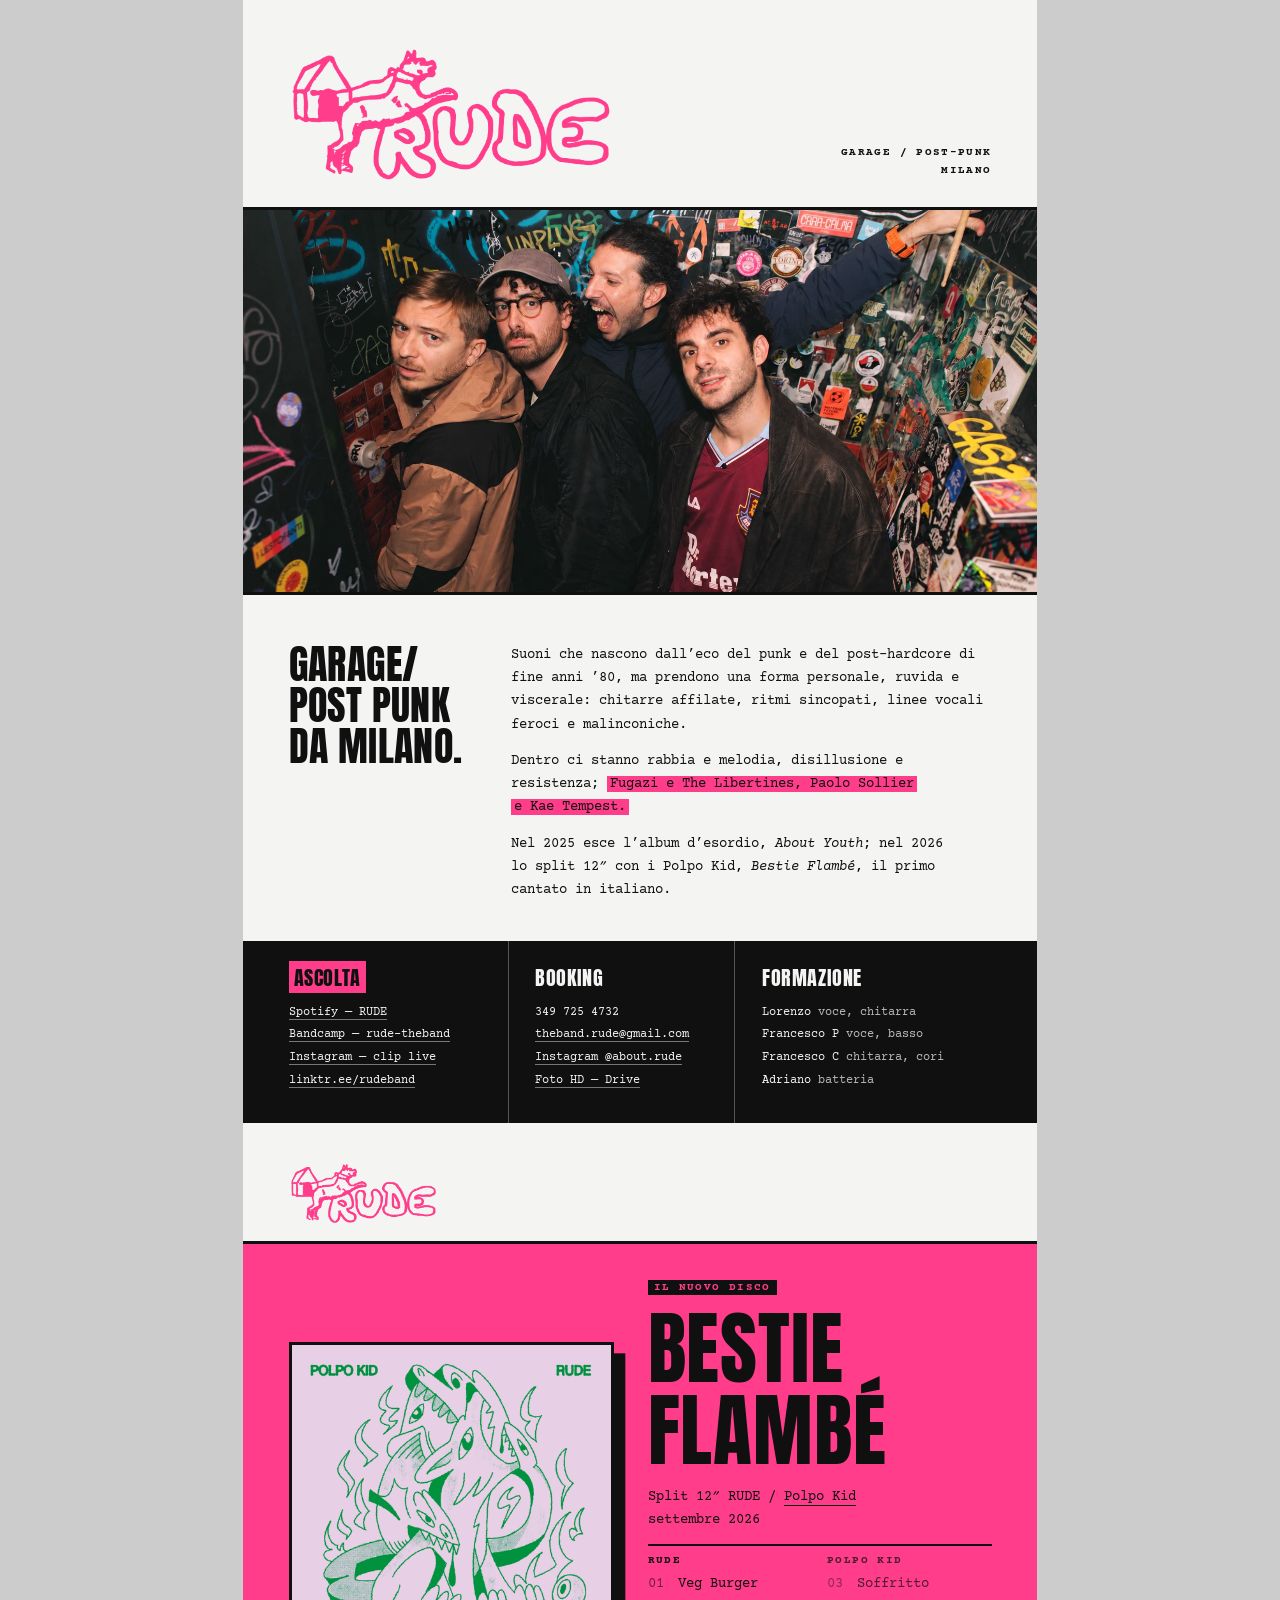
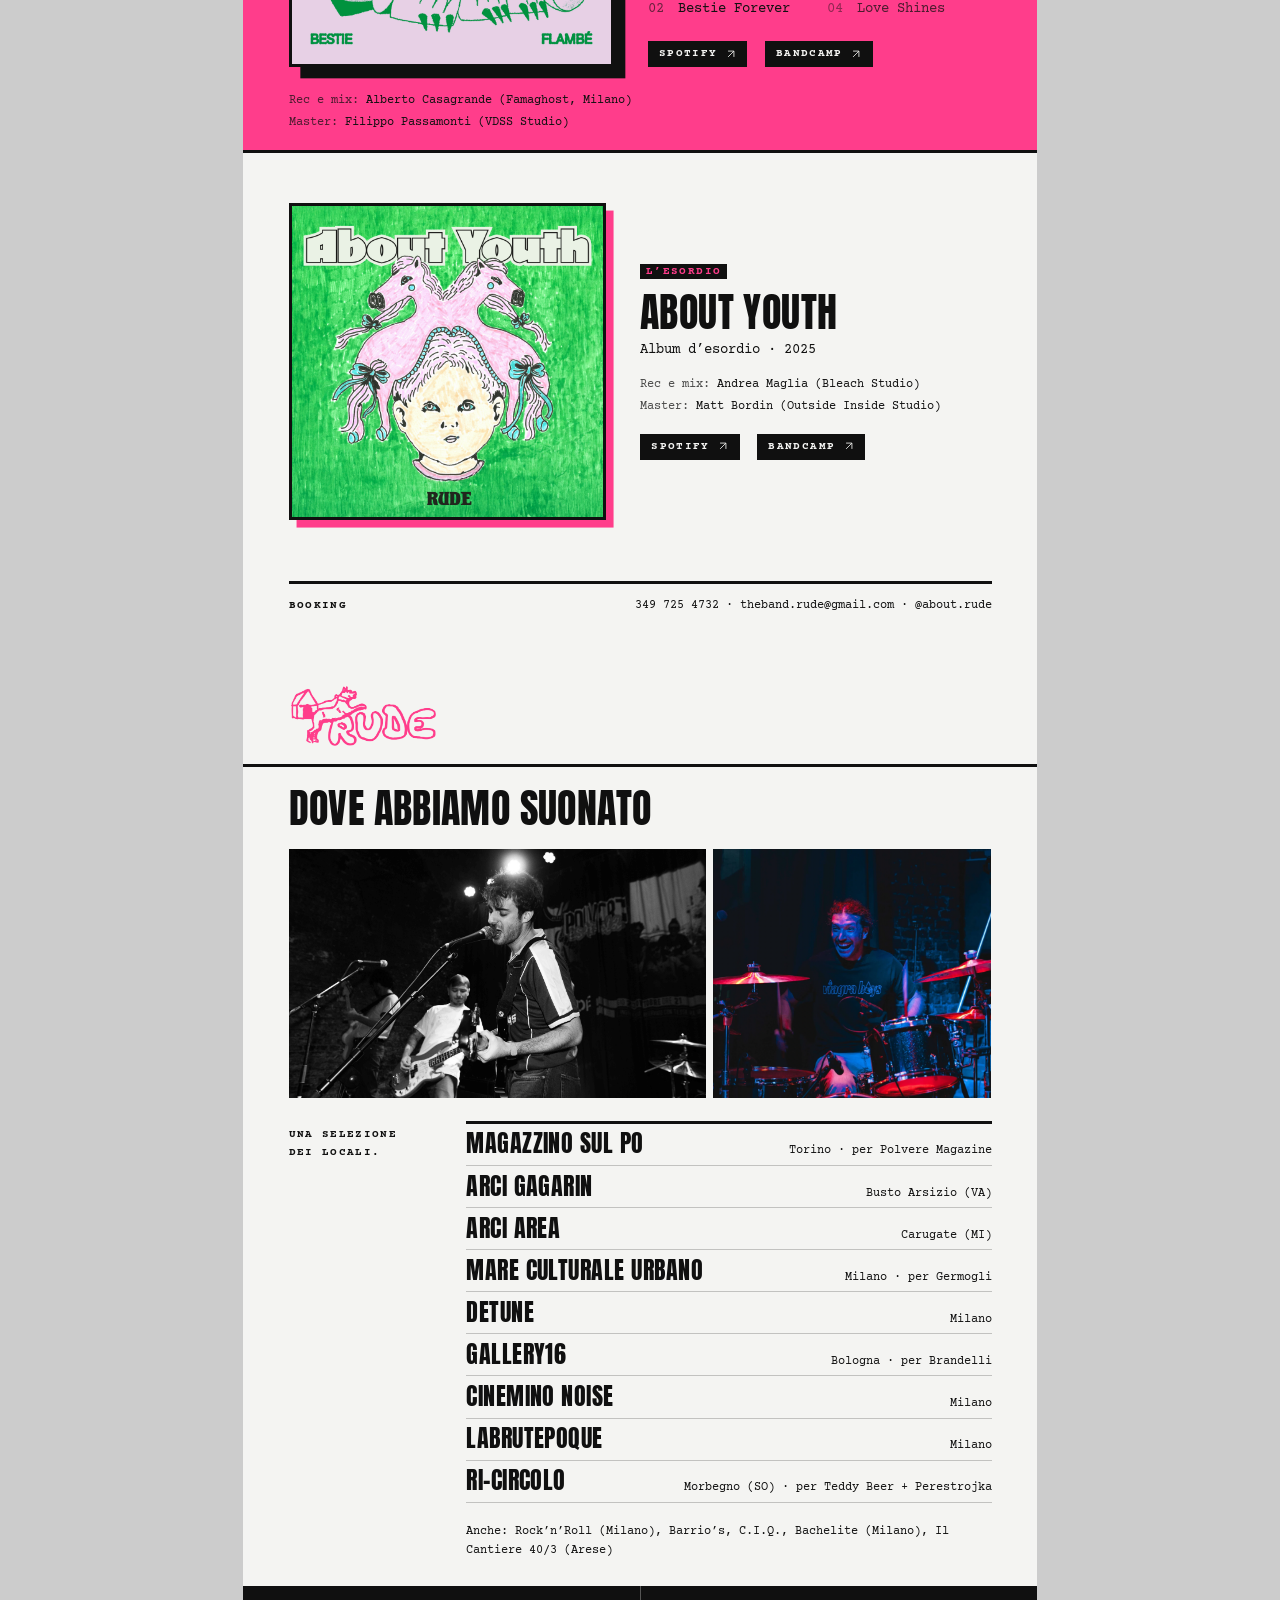
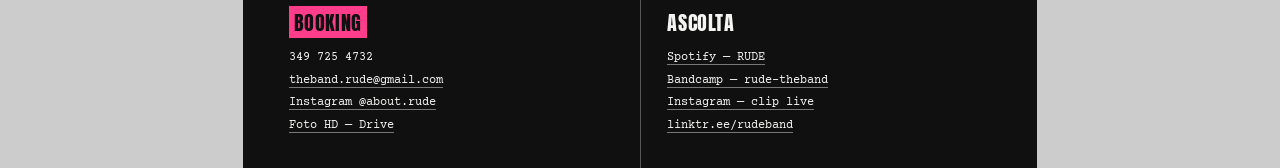
<file: _sources/presskit.html>
<!DOCTYPE html>
<html lang="it">
<head>
<meta charset="utf-8">
<title>RUDE — Press kit 2026</title>
<style>
  :root{ --paper:#F4F4F2; --ink:#101010; --riso:#FF3D8B;
         --body:10.5pt; --small:9.3pt; --label:8.5pt; }
  @page{ size:A4; margin:0; }
  *{ box-sizing:border-box; }
  html,body{ margin:0; padding:0; }
  body{ font-family:'Courier Prime',ui-monospace,monospace; font-weight:400; color:var(--ink); background:#ccc;
        -webkit-print-color-adjust:exact; print-color-adjust:exact; }
  a{ color:inherit; text-decoration:none; }
  b{ font-weight:400; }
  p, .cred, .dp, .gigs i, .also{ text-wrap:pretty; }
  .page{ width:210mm; height:297mm; background:var(--paper); position:relative; overflow:hidden;
         margin:0 auto; page-break-after:always; break-after:page; }
  .page:last-child{ page-break-after:auto; break-after:auto; }
  .pad{ padding:0 12mm; }
  .rule{ height:3px; background:var(--ink); }

  /* ── ruoli tipografici ── */
  .display{ font-family:'Anton',sans-serif; font-weight:400; text-transform:uppercase; letter-spacing:.01em; }
  .tag, .kick, .vt, .links a, .foot .lb{
    font-size:var(--label); font-weight:700; text-transform:uppercase; letter-spacing:.12em; line-height:1.6; }
  .mute{ opacity:.75; }

  /* ── page 1 ── */
  .head{ display:flex; align-items:flex-end; justify-content:space-between; gap:8mm; padding-top:9mm; }
  .head img{ width:92mm; display:block; margin-left:-3mm; margin-bottom:-2mm; }
  .tag{ text-align:right; padding-bottom:2mm; }
  .head + .rule{ margin-top:5mm; }
  .photo{ height:102mm; border-bottom:3px solid var(--ink); background:url(../FOTO/RUDE_WC.jpg) center 22% / cover no-repeat; }

  .bio{ padding-top:13mm; display:grid; grid-template-columns:52mm 1fr; gap:7mm; }
  .bio h1{ font-family:'Anton',sans-serif; font-weight:400; font-size:30pt; line-height:1.02; margin:0;
           text-transform:uppercase; letter-spacing:.01em; }
  .bio p{ margin:0 0 3.6mm; font-size:var(--body); line-height:1.65; }
  .bio p:last-child{ margin-bottom:0; }
  .bio .k{ background:var(--riso); padding:0 3px; -webkit-box-decoration-break:clone; box-decoration-break:clone; }

  .band{ position:absolute; left:0; right:0; bottom:0; background:var(--ink); color:var(--paper);
         display:grid; grid-template-columns:1.05fr .9fr 1.2fr; }
  .band.b2{ grid-template-columns:1fr 1fr; }
  .band > div{ padding:7mm 7mm 8mm; font-size:var(--small); line-height:1.85; }
  .band > div:first-child{ padding-left:12mm; }
  .band > div + div{ border-left:1px solid rgba(244,244,242,.3); }
  .band .cap{ font-family:'Anton',sans-serif; font-size:15pt; line-height:1; text-transform:uppercase;
              letter-spacing:.03em; margin-bottom:3.4mm; }
  .band .cap span{ background:var(--riso); color:var(--ink); padding:1px 5px 0; }
  .band a{ border-bottom:1px solid rgba(244,244,242,.45); }

  /* ── page 2 ── */
  .top2{ padding-top:9mm; padding-bottom:4mm; }
  .top2 img{ width:42mm; display:block; margin-left:-1.2mm; margin-bottom:-1mm; }

  .hero{ background:var(--riso); border-top:3px solid var(--ink); border-bottom:3px solid var(--ink); padding:9mm 0 0; }
  .heroin{ display:grid; grid-template-columns:86mm 1fr; gap:9mm; align-items:end; }
  .hero .cover{ width:86mm; height:86mm; object-fit:cover; display:block; border:3px solid var(--ink);
                box-shadow:3mm 3mm 0 var(--ink); }
  .kick{ margin-bottom:3mm; }
  .kick span{ background:var(--ink); color:var(--riso); padding:1px 6px; }
  .hero .title{ font-family:'Anton',sans-serif; font-size:60pt; line-height:1.02; text-transform:uppercase;
                letter-spacing:.005em; margin-bottom:4mm; }
  .hero .sub{ font-size:var(--body); line-height:1.65; margin-bottom:3mm; }
  .hero .sub a{ border-bottom:1px solid var(--ink); }
  .tracks{ font-size:var(--body); line-height:1.8; border-top:2px solid var(--ink); border-bottom:0;
           padding:1.6mm 0; margin-bottom:3.4mm; }
  .tracks{ display:grid; grid-template-columns:1fr 1fr; gap:4mm; }
  .tracks .side{ font-size:var(--label); font-weight:700; text-transform:uppercase; letter-spacing:.12em; line-height:1.6; margin-bottom:.6mm; }
  .tracks .theirs{ opacity:.75; }
  .tracks span{ display:inline-block; min-width:8mm; opacity:.62; }
  .links a{ display:inline-block; background:var(--ink); color:var(--paper); padding:.6mm 2.6mm .4mm; margin-right:2mm; }
  .cred, .dp{ font-size:var(--small); line-height:1.75; }
  .hero .cred{ padding-top:6mm; padding-bottom:4.5mm; }

  .p2{ display:flex; flex-direction:column; }
  .discwrap{ flex:1; display:flex; align-items:center; padding-bottom:20mm; }
  .disc{ display:grid; grid-template-columns:84mm 1fr; gap:9mm; align-items:center; width:100%; }
  .disc img{ width:84mm; height:84mm; display:block; border:3px solid var(--ink); box-shadow:2mm 2mm 0 var(--riso); }
  .disc .t{ font-family:'Anton',sans-serif; font-size:30pt; text-transform:uppercase; letter-spacing:.01em;
            line-height:1.02; margin:1mm 0 1.6mm; }
  .disc .m{ font-size:var(--body); line-height:1.6; }
  .dp{ margin:3.4mm 0 4.4mm; }

  /* ── page 3 ── */
  .livehero{ padding:5mm 12mm; }
  .h3t{ font-family:'Anton',sans-serif; font-size:30pt; line-height:1.1; text-transform:uppercase; letter-spacing:.01em; color:var(--ink); padding:0; }
  .livepair{ display:grid; grid-template-columns:3fr 2fr; gap:2mm; height:66mm; margin:0 12mm; }
  .livepair div{ background:center 35% / cover no-repeat; }
  .livepair div + div{ border-left:0; }
  .venues{ display:grid; grid-template-columns:40mm 1fr; gap:5mm 7mm; padding-top:6mm; }
  .vt{ padding-top:1.4mm; }
  .gigs{ list-style:none; margin:0; padding:0; border-top:3px solid var(--ink); }
  .gigs li{ display:flex; align-items:baseline; justify-content:space-between; gap:4mm; padding:2mm 0 1.7mm;
            border-bottom:1px solid rgba(16,16,16,.22); }
  .gigs b{ font-family:'Anton',sans-serif; font-size:18pt; line-height:1; text-transform:uppercase; white-space:nowrap; letter-spacing:.02em; }
  .gigs i{ font-style:normal; font-size:var(--small); line-height:1.3; text-align:right; }
  .also{ grid-column:2; font-size:var(--small); line-height:1.6; margin:0; }

  .foot{ position:absolute; left:12mm; right:12mm; bottom:8mm; display:flex; justify-content:space-between; align-items:baseline;
         gap:5mm; font-size:var(--small); line-height:1.5; padding-top:3mm; border-top:3px solid var(--ink); }
  .links a { padding:1mm 3mm; }
  .bio h1, .hero .title, .disc .t { letter-spacing:.01em; }
  a:focus-visible { outline:2px solid var(--riso); outline-offset:3px; }
</style>
<link rel="stylesheet" href="../typography.css?v=20261027-1">
</head>
<body>

<!-- ═════════════ PAGINA 1 ═════════════ -->
<section class="page">
  <div class="head pad">
    <img src="../assets/rude-logo-rosa.png" alt="RUDE">
    <div class="tag">Garage / Post-punk<br>Milano</div>
  </div>
  <div class="rule"></div>

  <div class="photo">
  </div>

  <div class="bio pad">
    <h1>Garage/<br>post punk<br>da Milano.</h1>
    <div>
      <p>Suoni che nascono dall’eco del punk e del post-hardcore di fine anni ’80, ma prendono una forma personale, ruvida e viscerale: chitarre affilate, ritmi sincopati, linee vocali feroci e malinconiche.</p>
      <p>Dentro ci stanno rabbia e melodia, disillusione e resistenza; <span class="k">Fugazi e The Libertines, Paolo Sollier e Kae Tempest.</span></p>
      <p>Nel 2025 esce l’album d’esordio, <i>About Youth</i>; nel 2026 lo split 12″ con i Polpo Kid, <i>Bestie Flambé</i>, il primo cantato in italiano.</p>
    </div>
  </div>

  <div class="band">
    <div>
      <div class="cap"><span>Ascolta</span></div>
      <a href="https://open.spotify.com/artist/3KdGtn4bo1ippG8VvX0AIx">Spotify — RUDE</a><br>
      <a href="https://rude-theband.bandcamp.com">Bandcamp — rude-theband</a><br>
      <a href="https://www.instagram.com/reel/DWQ9wWHjMBm/">Instagram — clip live</a><br>
      <a href="https://linktr.ee/rudeband">linktr.ee/rudeband</a>
    </div>
    <div>
      <div class="cap">Booking</div>
      349 725 4732<br>
      <a href="mailto:theband.rude@gmail.com">theband.rude@gmail.com</a><br>
      <a href="https://www.instagram.com/about.rude/">Instagram @about.rude</a><br>
      <a href="https://drive.google.com/drive/folders/1zqtWuZhpxeb7gdpfX2_qQgWxhYfGLNE7">Foto HD — Drive</a>
    </div>
    <div>
      <div class="cap">Formazione</div>
      Lorenzo <span class="mute">voce, chitarra</span><br>
      Francesco P <span class="mute">voce, basso</span><br>
      Francesco C <span class="mute">chitarra, cori</span><br>
      Adriano <span class="mute">batteria</span>
    </div>
  </div>
</section>

<!-- ═════════════ PAGINA 2 ═════════════ -->
<section class="page p2">
  <div class="top2 pad">
    <img src="../assets/rude-logo-rosa.png" alt="RUDE">
  </div>

  <div class="hero">
    <div class="pad heroin">
      <img class="cover" src="../assets/cover_bestie_flambe.png" alt="Bestie Flambé — copertina">
      <div class="htxt">
        <div class="kick"><span>Il nuovo disco</span></div>
        <div class="title">Bestie<br>Flambé</div>
        <div class="sub">Split 12″ RUDE / <a href="https://polpokid.bandcamp.com">Polpo Kid</a><br>settembre 2026</div>
        <div class="tracks">
          <div><div class="side">RUDE</div><span>01</span>Veg Burger<br><span>02</span>Bestie Forever</div>
          <div class="theirs"><div class="side">Polpo Kid</div><span>03</span>Soffritto<br><span>04</span>Love Shines</div>
        </div>
        <div class="links">
          <a href="https://open.spotify.com/playlist/1zTvjSZeXcg4DSBGwBEvwx">Spotify <svg aria-hidden="true" viewBox="0 0 24 24" width="10" height="10" style="display:inline-block;vertical-align:middle;fill:none;stroke:currentColor;stroke-width:2"><path d="M5 19 19 5M5 5h14v14"/></svg></a>
          <a href="https://rude-theband.bandcamp.com/album/bestie-flamb">Bandcamp <svg aria-hidden="true" viewBox="0 0 24 24" width="10" height="10" style="display:inline-block;vertical-align:middle;fill:none;stroke:currentColor;stroke-width:2"><path d="M5 19 19 5M5 5h14v14"/></svg></a>
        </div>
      </div>
    </div>
    <div class="pad cred">
      <span class="mute">Rec e mix:</span> <b>Alberto Casagrande</b> (Famaghost, Milano)<br><span class="mute">Master:</span> <b>Filippo Passamonti</b> (VDSS Studio)
    </div>
  </div>

  <div class="pad discwrap">
    <div class="disc">
      <img src="../assets/cover_about_youth.png" alt="About Youth — copertina">
      <div>
        <div class="kick"><span>L’esordio</span></div>
        <div class="t">About Youth</div>
        <div class="m">Album d’esordio · 2025</div>
        <p class="dp"><span class="mute">Rec e mix:</span> <b>Andrea Maglia</b> (Bleach Studio)<br><span class="mute">Master:</span> <b>Matt Bordin</b> (Outside Inside Studio)</p>
        <div class="links">
          <a href="https://open.spotify.com/album/7BxeUfYIVpw3poPJLHJJJp">Spotify <svg aria-hidden="true" viewBox="0 0 24 24" width="10" height="10" style="display:inline-block;vertical-align:middle;fill:none;stroke:currentColor;stroke-width:2"><path d="M5 19 19 5M5 5h14v14"/></svg></a>
          <a href="https://rude-theband.bandcamp.com/album/about-youth">Bandcamp <svg aria-hidden="true" viewBox="0 0 24 24" width="10" height="10" style="display:inline-block;vertical-align:middle;fill:none;stroke:currentColor;stroke-width:2"><path d="M5 19 19 5M5 5h14v14"/></svg></a>
        </div>
      </div>
    </div>
  </div>

  <div class="foot">
    <div class="lb">Booking</div>
    <div style="text-align:right">349 725 4732 · <a href="mailto:theband.rude@gmail.com">theband.rude@gmail.com</a> · <a href="https://www.instagram.com/about.rude/">@about.rude</a></div>
  </div>
</section>

<!-- ═════════════ PAGINA 3 ═════════════ -->
<section class="page">
  <div class="top2 pad">
    <img src="../assets/rude-logo-rosa.png" alt="RUDE">
  </div>
  <div class="rule"></div>

  <div class="livehero"><div class="h3t pad">Dove abbiamo suonato</div></div>
  <div class="livepair">
    <div style="background-image:url(../FOTO/Rude_Live1.jpg); background-position:center"></div>
    <div style="background-image:url(../FOTO/live-batterista-2026.png); background-position:50% 30%"></div>
  </div>

  <div class="pad venues">
    <div class="vhead">
      <div class="vt">Una selezione<br>dei locali.</div>
    </div>
    <ul class="gigs">
      <li><b>Magazzino sul Po</b><i>Torino · per Polvere Magazine</i></li>
      <li><b>Arci Gagarin</b><i>Busto Arsizio (VA)</i></li>
      <li><b>Arci Area</b><i>Carugate (MI)</i></li>
      <li><b>Mare Culturale Urbano</b><i>Milano · per Germogli</i></li>
      <li><b>Detune</b><i>Milano</i></li>
      <li><b>Gallery16</b><i>Bologna · per Brandelli</i></li>
      <li><b>Cinemino Noise</b><i>Milano</i></li>
      <li><b>Labrutepoque</b><i>Milano</i></li>
      <li><b>Ri-Circolo</b><i>Morbegno (SO) · per Teddy Beer + Perestrojka</i></li>
    </ul>
    <div class="also">Anche: <b>Rock’n’Roll</b> (Milano), <b>Barrio’s</b>, <b>C.I.Q.</b>, <b>Bachelite</b> (Milano), <b>Il Cantiere 40/3</b> (Arese)</div>
  </div>

  <div class="band b2">
    <div>
      <div class="cap"><span>Booking</span></div>
      349 725 4732<br>
      <a href="mailto:theband.rude@gmail.com">theband.rude@gmail.com</a><br>
      <a href="https://www.instagram.com/about.rude/">Instagram @about.rude</a><br>
      <a href="https://drive.google.com/drive/folders/1zqtWuZhpxeb7gdpfX2_qQgWxhYfGLNE7">Foto HD — Drive</a>
    </div>
    <div>
      <div class="cap">Ascolta</div>
      <a href="https://open.spotify.com/artist/3KdGtn4bo1ippG8VvX0AIx">Spotify — RUDE</a><br>
      <a href="https://rude-theband.bandcamp.com">Bandcamp — rude-theband</a><br>
      <a href="https://www.instagram.com/reel/DWQ9wWHjMBm/">Instagram — clip live</a><br>
      <a href="https://linktr.ee/rudeband">linktr.ee/rudeband</a>
    </div>
  </div>
</section>

</body>
</html>
</file>
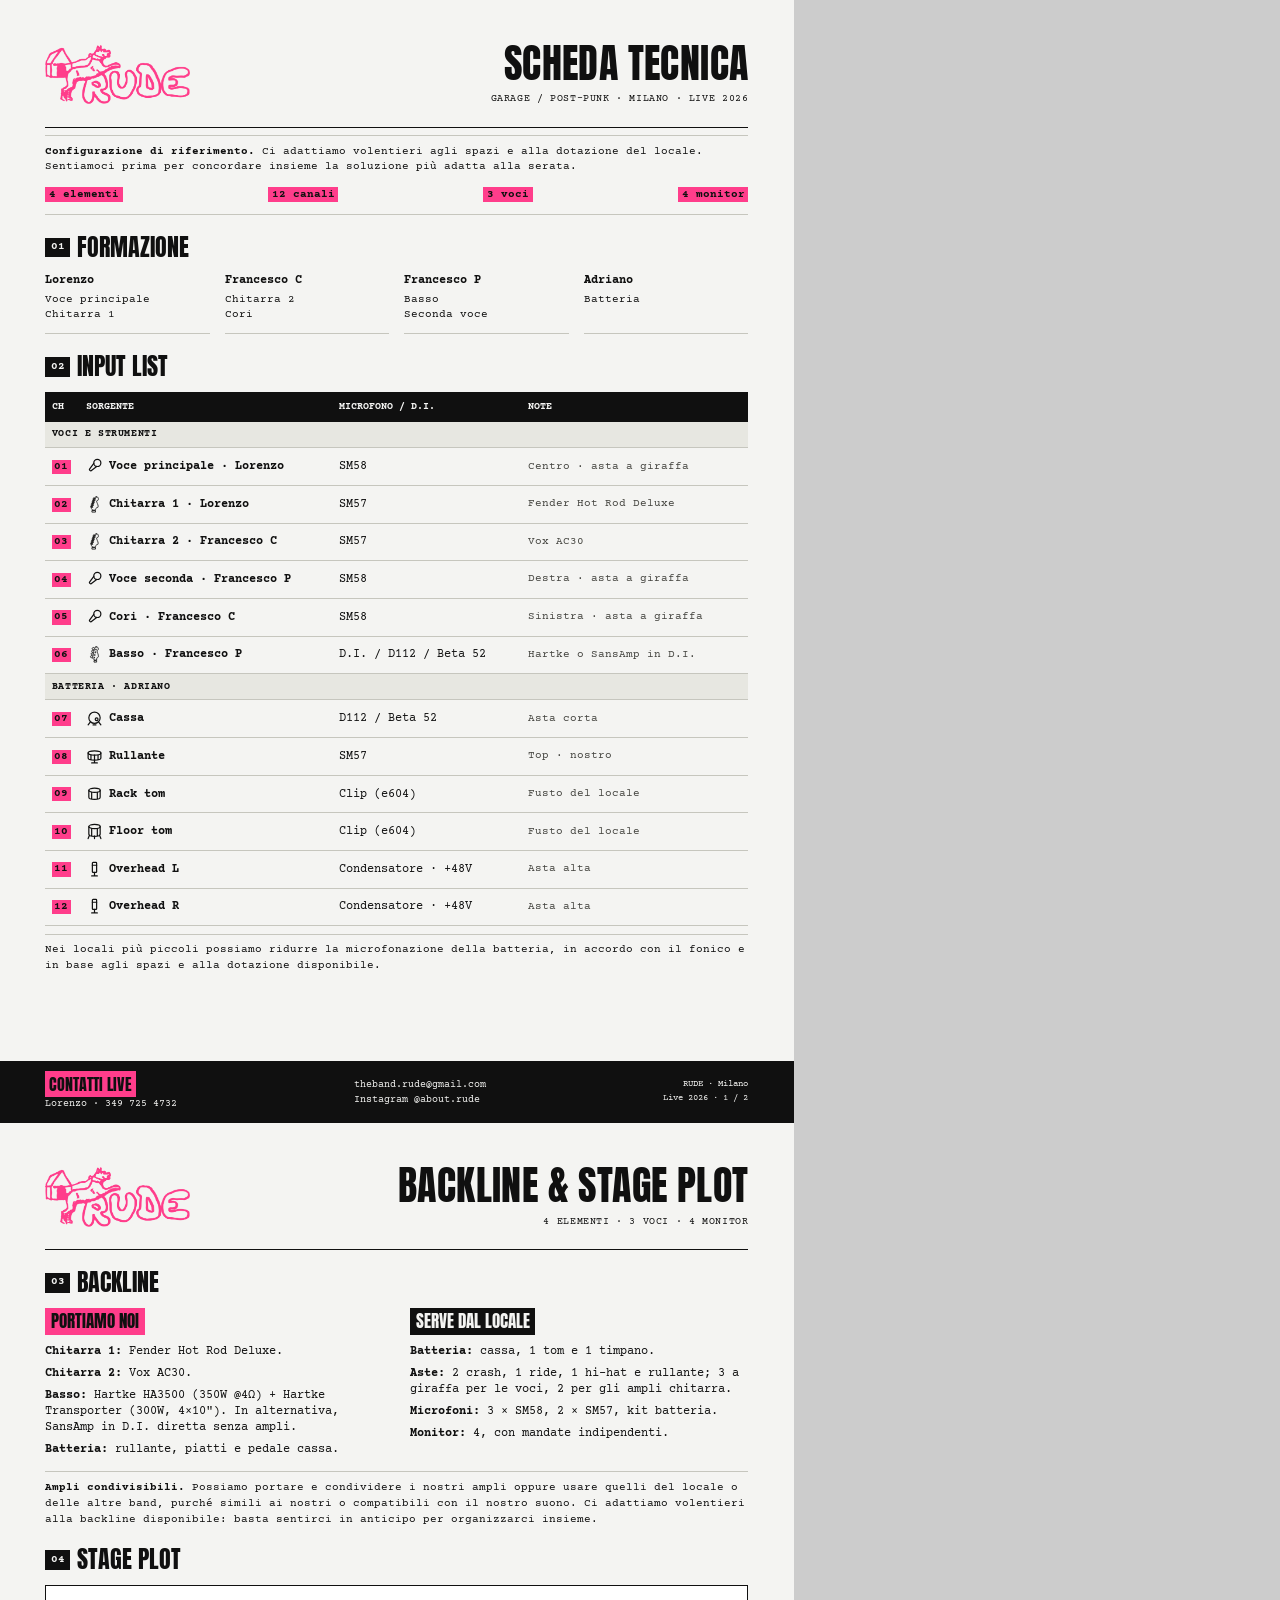
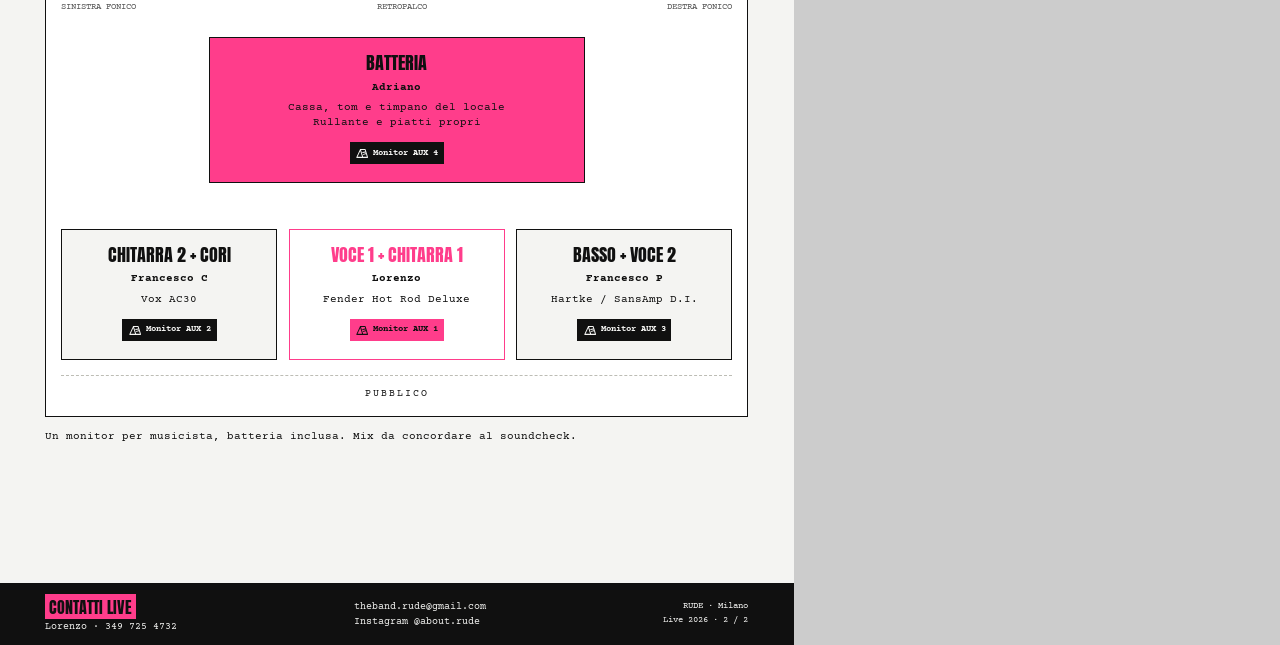
<file: _sources/scheda-tecnica.html>
<!doctype html>
<html lang="it"><head><meta charset="utf-8"><meta name="viewport" content="width=device-width,initial-scale=1">
<title>RUDE - Scheda tecnica e stage plot 2026</title>
<style>
:root { --pink:#ff3d8b; --paper:#f4f4f2; --ink:#101010; }
@page { size:A4 portrait; margin:0; }
* { box-sizing:border-box; margin:0; padding:0; }
body { color:var(--ink); background:#ccc; font:9.5pt/1.4 'Courier Prime',Courier,monospace; -webkit-print-color-adjust:exact; print-color-adjust:exact; }
.sheet { width:210mm; height:297mm; padding:10mm 12mm 22mm; background:var(--paper); position:relative; break-after:page; overflow:hidden; }
.sheet:last-child { break-after:auto; }
header { display:flex; align-items:center; justify-content:space-between; gap:8mm; padding-bottom:4mm; border-bottom:1px solid var(--ink); }
.logo { display:block; width:42mm; height:auto; margin-left:-2mm; }
.heading { text-align:right; }
h1,h2,h3,.role,.footer-label { font-family:Anton,Impact,sans-serif; font-weight:400; text-transform:uppercase; }
h1 { font-size:30pt; line-height:1.04; letter-spacing:.01em; }
.kicker { margin-top:2mm; font-size:7.6pt; letter-spacing:.06em; text-transform:uppercase; }
.metrics { display:flex; justify-content:space-between; gap:4mm; padding:3mm 0; border-bottom:1px solid #c6c6be; font-size:8.5pt; }
.metrics b { background:var(--pink); padding:.3mm 1mm; }
h2 { font-size:18pt; line-height:1.15; margin-bottom:3mm; display:flex; align-items:center; gap:2mm; }
.n { display:inline-block; font:700 8pt/1 'Courier Prime',monospace; background:var(--ink); color:var(--paper); padding:1.2mm 1.4mm; }
.lineup-section { margin-top:5mm; }
.lineup-grid { display:grid; grid-template-columns:repeat(4,1fr); gap:4mm; }
.member { padding-bottom:3mm; border-bottom:1px solid #c6c6be; }
.member b { display:block; font-size:9pt; margin-bottom:1mm; }
.member span { display:block; font-size:8pt; line-height:1.35; }
.input-section { margin-top:5mm; }
table { width:100%; border-collapse:collapse; font-size:9pt; line-height:1.25; }
th { padding:2.3mm 1.7mm; text-align:left; text-transform:uppercase; font-size:7.5pt; background:var(--ink); color:var(--paper); }
td { padding:2.6mm 1.7mm; vertical-align:middle; border-bottom:1px solid #c6c6be; }
td:first-child { width:9mm; }
th:nth-child(2) { width:67mm; }
th:nth-child(3) { width:50mm; }
.notes { font-size:8.5pt; color:#454540; }
.ch { background:var(--pink); font-weight:700; padding:.3mm .7mm; font-size:8pt; }
.group td { background:#e7e7e1; text-transform:uppercase; font-size:7.5pt; font-weight:700; letter-spacing:.06em; padding:1.7mm; }
.source-label { display:flex; align-items:center; gap:1.7mm; }
.source-icon { width:4.5mm; height:4.5mm; flex-shrink:0; stroke:currentColor; stroke-width:1.7; stroke-linecap:round; stroke-linejoin:round; fill:none; }
.icon-credit { color:#5a5a55; font-size:6.5pt; margin-top:3mm; }
.icon-credit a { color:inherit; text-decoration:none; }
.backline-section { margin-top:5mm; }
.backline-grid { display:grid; grid-template-columns:1fr 1fr; gap:7mm; }
h3 { font-size:13pt; line-height:1.2; display:inline-block; padding:.8mm 1.5mm; margin-bottom:2.5mm; }
.ours h3 { background:var(--pink); }
.theirs h3 { background:var(--ink); color:var(--paper); }
.gear { list-style:none; }
.gear li { margin-bottom:1.5mm; font-size:9pt; line-height:1.35; }
.note { margin-top:2mm; padding-top:2mm; border-top:1px solid #c6c6be; font-size:8.5pt; line-height:1.4; }
.stage-section { margin-top:5mm; }
.stage { border:1.5px solid var(--ink); background:#fff; padding:4mm; }
.orientation { display:flex; justify-content:space-between; gap:3mm; font-size:7pt; text-transform:uppercase; color:#555; }
.drums { width:56%; text-align:center; background:var(--pink); padding:4mm; margin:6mm auto 12mm; border:1px solid var(--ink); }
.role { font-size:13.5pt; line-height:1.15; }
.amp { font-size:8pt; margin-top:1.5mm; }
.performers { display:grid; grid-template-columns:repeat(3,1fr); gap:3mm; }
.performer { text-align:center; border:1px solid var(--ink); padding:4mm 2mm; background:var(--paper); }
.performer.lead { border:1.5px solid var(--pink); background:#fff; }
.performer.lead .role { color:var(--pink); }
.performer b, .drums > b { display:block; font-size:8.5pt; margin-top:1.5mm; }
.wedge { display:inline-flex; align-items:center; justify-content:center; gap:1mm; background:var(--ink); color:var(--paper); padding:1mm 1.5mm; font-size:7pt; font-weight:700; margin-top:3mm; }
.wedge .source-icon { width:3.8mm; height:3.8mm; }
.lead .wedge { background:var(--pink); color:var(--ink); }
.audience { text-align:center; font-size:7.5pt; text-transform:uppercase; letter-spacing:.2em; margin-top:4mm; padding-top:3mm; border-top:1px dashed #bdbdb5; }
.monitor-section { margin-top:3mm; font-size:8.5pt; }
footer { position:absolute; bottom:0; left:0; right:0; display:flex; align-items:center; justify-content:space-between; gap:5mm; padding:3mm 12mm; background:var(--ink); color:var(--paper); font-size:7.5pt; line-height:1.5; }
footer a { color:inherit; text-decoration:none; }
.footer-label { color:var(--ink); background:var(--pink); padding:.2mm 1mm; font-size:12pt; }
.version { text-align:right; font-size:7pt; }
</style><link rel="stylesheet" href="../typography.css?v=20261027-1">
</head><body>
<!-- Shared sprite: assets/rider-icons.svg -->
<svg xmlns="http://www.w3.org/2000/svg" aria-hidden="true" style="display:none">
  <symbol id="icon-mic" viewBox="0 0 24 24"><path d="m11 7.601-5.994 8.19a1 1 0 0 0 .1 1.298l.817.818a1 1 0 0 0 1.314.087L15.09 12"/><circle cx="16" cy="7" r="5"/></symbol>
  <symbol id="icon-amp-gtr" viewBox="0 0 24 24"><rect x="3" y="5" width="18" height="16" rx="1"/><path d="M9 5V3h6v2M3 10h18M7 7.5h.01M11 7.5h.01M15 7.5h.01"/><circle cx="12" cy="15.5" r="3.5"/></symbol>
  <symbol id="icon-amp-bass" viewBox="0 0 24 24"><rect x="4" y="3" width="16" height="18" rx="1"/><path d="M4 8h16M8 5.5h.01M12 5.5h4"/><circle cx="9" cy="12" r="2"/><circle cx="15" cy="12" r="2"/><circle cx="9" cy="17" r="2"/><circle cx="15" cy="17" r="2"/></symbol>
  <symbol id="icon-bass-di" viewBox="0 0 24 24"><rect x="3" y="6" width="18" height="12" rx="1"/><circle cx="8" cy="12" r="2"/><path d="M15 10h3M15 14h3M6 6V4M18 18v2"/></symbol>
  <symbol id="icon-drums" viewBox="0 0 24 24"><circle cx="12" cy="16" r="5"/><path d="m8 20-2 2m10-2 2 2M3 6h6M6 4v7m9-5h6m-3-2v7"/><rect x="5" y="9" width="6" height="4" rx="1"/><rect x="13" y="9" width="6" height="4" rx="1"/></symbol>
  <symbol id="icon-wedge" viewBox="0 0 24 24"><path d="M3 19h18l-4-13H9zM9 6l4 13M13 11l4-1M14 14l4-1"/></symbol>
  <symbol id="icon-xlr" viewBox="0 0 24 24"><circle cx="12" cy="10" r="7"/><path d="M9 17v4h6v-4M9 8h.01M15 8h.01M12 12h.01"/></symbol>
  <symbol id="icon-kick" viewBox="0 0 24 24"><circle cx="12" cy="11" r="8"/><circle cx="15" cy="13" r="2"/><path d="m6 17-3 4m15-4 3 4M10 21h4"/></symbol>
  <symbol id="icon-snare" viewBox="0 0 24 24"><ellipse cx="12" cy="7" rx="9" ry="3"/><path d="M3 7v7c0 4 18 4 18 0V7M7 10v6m5-6v7m5-7v6M12 17v4m-4 0h8"/></symbol>
  <symbol id="icon-tom" viewBox="0 0 24 24"><ellipse cx="12" cy="6" rx="8" ry="3"/><path d="M4 6v10c0 4 16 4 16 0V6M8 9v9m8-9v9"/></symbol>
  <symbol id="icon-floor-tom" viewBox="0 0 24 24"><ellipse cx="12" cy="5" rx="8" ry="3"/><path d="M4 5v11c0 4 16 4 16 0V5M8 8v10m8-10v10M5 17l-2 5m16-5 2 5m-9-4v4"/></symbol>
  <symbol id="icon-cymbal" viewBox="0 0 24 24"><ellipse cx="12" cy="7" rx="9" ry="2"/><path d="M12 3v15m0 0-6 4m6-4 6 4"/></symbol>
  <symbol id="icon-mic-condenser" viewBox="0 0 24 24"><rect x="9" y="2" width="6" height="14" rx="1"/><path d="M9 6h6M12 16v5m-4 0h8"/></symbol>
  <symbol id="icon-guitar" viewBox="0 0 24 24"><path d="M14.448,1.250L15.008,1.250L15.008,1.297L15.614,1.343L15.614,1.390L15.894,1.437L15.894,1.483L16.361,1.670L16.501,1.856L16.594,1.856L16.827,2.089L16.827,2.183L17.060,2.416L17.060,2.509L17.107,2.509L17.107,2.602L17.247,2.789L17.247,2.929L17.340,3.022L17.387,3.349L17.433,3.349L17.433,3.582L17.480,3.582L17.527,4.655L17.480,4.655L17.480,4.934L17.433,4.934L17.433,5.074L17.387,5.074L17.387,5.214L17.340,5.214L17.340,5.354L17.293,5.354L17.247,5.541L17.014,5.774L17.014,5.867L16.874,6.007L16.780,6.007L16.687,6.147L16.594,6.147L16.547,6.240L16.361,6.287L16.314,6.380L16.221,6.380L16.034,6.520L15.894,6.520L15.848,6.613L15.754,6.613L15.754,6.660L15.568,6.707L15.521,6.800L15.428,6.800L15.381,6.893L15.288,6.893L15.148,7.033L15.148,7.126L15.055,7.173L15.008,7.406L14.961,7.406L14.961,7.966L15.008,7.966L15.055,8.292L15.148,8.386L15.288,8.899L15.428,9.085L15.428,9.225L15.568,9.412L15.568,9.552L15.708,9.738L15.708,9.878L15.848,10.065L15.848,10.204L15.988,10.391L15.988,10.531L16.081,10.624L16.081,10.764L16.127,10.764L16.174,10.997L16.267,11.091L16.267,11.230L16.361,11.324L16.407,11.604L16.501,11.697L16.501,11.837L16.547,11.837L16.547,11.977L16.594,11.977L16.594,12.117L16.640,12.117L16.640,12.257L16.687,12.257L16.687,12.396L16.734,12.396L16.734,12.536L16.780,12.536L16.920,13.283L16.967,13.283L16.967,13.516L17.014,13.516L17.014,13.749L17.060,13.749L17.060,14.075L17.107,14.075L17.107,14.682L17.153,14.682L17.107,15.335L17.060,15.335L17.014,15.661L16.734,16.034L16.454,16.081L16.454,16.127L16.221,16.127L16.221,16.174L15.894,16.221L15.894,16.267L15.754,16.267L15.661,16.361L15.521,16.361L15.521,16.407L15.148,16.547L14.961,16.734L14.868,16.734L14.728,16.920L14.635,16.920L14.309,17.247L14.309,17.340L14.122,17.480L13.982,17.806L13.889,17.853L13.889,17.946L13.749,18.133L13.749,18.273L13.656,18.366L13.656,18.506L13.609,18.506L13.609,18.646L13.562,18.646L13.562,18.786L13.516,18.786L13.469,19.252L13.422,19.252L13.376,19.998L8.899,19.998L8.805,19.159L8.759,19.159L8.759,19.019L8.712,19.019L8.619,18.739L8.386,18.506L8.386,18.413L7.826,17.946L7.826,17.853L7.686,17.760L7.686,17.666L7.593,17.573L7.593,17.387L7.546,17.387L7.593,16.547L7.639,16.547L7.639,16.407L7.686,16.407L7.686,16.267L7.733,16.267L7.733,16.127L7.779,16.127L7.779,15.941L7.826,15.941L7.826,15.801L7.873,15.801L7.873,15.614L7.733,15.568L7.779,15.335L7.686,15.335L7.686,15.428L7.639,15.428L7.546,15.708L7.453,15.754L7.406,15.941L7.313,15.988L7.313,16.081L6.613,15.894L6.473,15.708L6.473,14.868L6.520,14.868L6.520,14.728L6.613,14.682L6.660,14.495L6.847,14.355L6.847,14.262L7.080,14.075L7.220,14.075L7.220,14.122L7.360,14.122L7.360,14.169L7.873,14.309L7.826,14.961L7.779,14.961L7.826,15.195L7.873,15.195L7.919,14.961L7.966,15.008L8.152,14.961L8.152,14.775L8.199,14.775L8.199,14.635L8.246,14.635L8.246,14.495L8.292,14.495L8.292,14.355L8.339,14.355L8.339,14.215L8.386,14.215L8.386,14.075L8.432,14.075L8.432,13.935L8.479,13.935L8.479,13.796L8.525,13.796L8.525,13.656L8.572,13.656L8.572,13.516L8.619,13.516L8.619,13.329L8.479,13.283L8.525,13.143L8.525,13.049L8.432,13.049L8.339,13.329L8.246,13.376L8.152,13.656L8.012,13.796L7.826,13.749L7.826,13.702L7.686,13.702L7.686,13.656L7.546,13.656L7.546,13.609L7.406,13.609L7.220,13.422L7.220,12.583L7.266,12.583L7.266,12.443L7.406,12.303L7.406,12.210L7.546,12.117L7.546,12.023L7.779,11.790L8.059,11.790L8.059,11.837L8.572,11.977L8.619,12.023L8.619,12.303L8.572,12.303L8.525,12.863L8.619,12.863L8.665,12.676L8.852,12.723L8.852,12.630L8.899,12.630L8.992,12.163L9.039,12.163L9.039,12.023L9.085,12.023L9.085,11.883L9.132,11.883L9.132,11.743L9.178,11.743L9.178,11.604L9.225,11.604L9.225,11.464L9.272,11.464L9.272,11.324L9.318,11.324L9.318,11.184L9.365,11.184L9.365,10.997L9.225,10.997L9.272,10.764L9.178,10.764L9.132,10.951L9.039,10.997L9.039,11.091L8.992,11.091L8.992,11.184L8.945,11.184L8.945,11.277L8.805,11.464L8.106,11.277L7.966,11.091L7.966,10.298L8.012,10.298L8.012,10.158L8.152,10.018L8.152,9.925L8.246,9.878L8.246,9.785L8.525,9.505L8.619,9.505L8.619,9.458L8.852,9.505L8.852,9.552L9.365,9.691L9.318,10.391L9.272,10.391L9.272,10.578L9.365,10.578L9.412,10.391L9.598,10.391L9.598,10.298L9.645,10.298L9.645,10.158L9.691,10.158L9.691,10.018L9.738,10.018L9.738,9.878L9.785,9.878L9.785,9.691L9.831,9.691L9.831,9.552L9.878,9.552L9.878,9.412L9.925,9.412L9.925,9.272L9.971,9.272L9.971,9.132L10.018,9.132L10.018,8.992L10.065,8.992L10.065,8.852L10.111,8.852L10.111,8.712L10.018,8.712L10.018,8.432L9.971,8.432L9.552,9.178L8.852,8.992L8.759,8.899L8.759,8.759L8.712,8.759L8.712,8.012L8.759,8.012L8.759,7.873L8.805,7.873L8.852,7.686L8.945,7.639L8.945,7.546L9.132,7.406L9.132,7.313L9.225,7.313L9.318,7.173L9.505,7.173L9.505,7.220L9.645,7.220L9.645,7.266L9.785,7.266L9.785,7.313L9.925,7.313L9.925,7.360L10.111,7.406L10.065,8.106L10.018,8.106L10.018,8.246L10.111,8.292L10.158,8.106L10.344,8.106L10.344,7.966L10.391,7.966L10.391,7.826L10.438,7.826L10.438,7.686L10.484,7.686L10.484,7.546L10.531,7.546L10.531,7.406L10.578,7.406L10.578,7.220L10.624,7.220L10.624,7.080L10.671,7.080L10.671,6.940L10.717,6.940L10.717,6.800L10.764,6.800L10.764,6.660L10.811,6.660L10.811,6.520L10.857,6.520L10.857,6.427L10.717,6.380L10.764,6.334L10.764,6.147L10.717,6.147L10.671,6.287L10.578,6.334L10.484,6.613L10.391,6.660L10.344,6.847L10.065,6.847L10.065,6.800L9.552,6.660L9.505,6.427L9.458,6.427L9.458,5.727L9.505,5.727L9.505,5.587L9.552,5.587L9.598,5.401L9.691,5.354L9.691,5.261L9.831,5.168L9.831,5.074L9.971,4.934L10.298,4.888L10.298,4.934L10.438,4.934L10.438,4.981L10.578,4.981L10.578,5.028L10.717,5.028L10.717,5.074L10.857,5.121L10.857,5.494L10.811,5.494L10.811,5.867L10.764,5.867L10.764,5.960L10.857,5.960L10.904,5.774L10.997,5.774L10.997,5.820L11.091,5.774L11.091,5.634L11.137,5.634L11.137,5.494L11.184,5.494L11.184,5.354L11.230,5.354L11.230,5.214L11.277,5.214L11.277,5.074L11.324,5.074L11.324,4.934L11.370,4.934L11.370,4.794L11.417,4.794L11.417,4.608L11.464,4.608L11.464,4.468L11.510,4.468L11.510,4.328L11.557,4.328L11.557,4.188L11.604,4.188L11.604,4.095L11.510,4.095L11.557,3.862L11.464,3.862L11.370,3.955L11.277,4.235L11.184,4.281L11.091,4.561L10.857,4.561L10.857,4.515L10.344,4.375L10.251,4.281L10.251,4.142L10.204,4.142L10.204,3.442L10.251,3.442L10.251,3.302L10.298,3.302L10.391,3.022L10.531,2.929L10.531,2.836L10.764,2.602L10.857,2.602L10.857,2.556L11.091,2.602L11.091,2.649L11.604,2.789L11.604,3.209L11.557,3.209L11.557,3.582L11.510,3.582L11.510,3.675L11.604,3.675L11.650,3.489L11.883,3.442L11.883,3.302L11.930,3.302L12.070,2.929L12.163,2.882L12.210,2.696L12.396,2.509L12.396,2.416L13.049,1.763L13.236,1.716L13.283,1.623L13.376,1.623L13.376,1.576L13.469,1.576L13.656,1.437L14.122,1.343L14.122,1.297L14.448,1.297Z M12.676,3.675L12.350,3.815L12.350,3.908L12.210,4.048L12.210,4.375L12.257,4.375L12.257,4.515L12.443,4.701L12.676,4.748L12.676,4.794L12.863,4.794L12.863,4.748L13.003,4.748L13.049,4.655L13.143,4.655L13.236,4.561L13.283,4.328L13.329,4.328L13.329,4.142L13.283,4.142L13.236,3.908L13.096,3.768L13.003,3.768L12.909,3.675Z M11.977,5.960L11.697,6.054L11.557,6.194L11.557,6.287L11.464,6.380L11.464,6.660L11.510,6.660L11.510,6.800L11.743,7.033L12.070,7.080L12.210,7.080L12.350,6.940L12.443,6.940L12.443,6.847L12.536,6.800L12.536,6.660L12.583,6.660L12.583,6.380L12.536,6.380L12.490,6.194L12.350,6.054Z M11.091,8.292L10.951,8.339L10.764,8.525L10.671,8.899L10.717,8.899L10.717,9.085L10.857,9.272L10.951,9.272L10.997,9.365L11.137,9.365L11.137,9.412L11.324,9.412L11.324,9.365L11.557,9.318L11.743,9.132L11.790,8.665L11.743,8.665L11.743,8.572L11.604,8.386L11.510,8.386L11.417,8.292Z M10.438,10.578L10.158,10.671L10.065,10.764L10.065,10.857L9.971,10.904L9.971,11.370L10.158,11.604L10.251,11.604L10.344,11.697L10.578,11.697L10.764,11.650L10.811,11.557L10.951,11.510L10.951,11.417L11.044,11.324L11.044,10.951L10.764,10.624Z M9.691,12.863L9.505,12.909L9.458,13.003L9.318,13.049L9.318,13.143L9.225,13.236L9.225,13.656L9.412,13.889L9.505,13.889L9.598,13.982L9.831,13.982L10.111,13.889L10.251,13.749L10.251,13.656L10.298,13.656L10.298,13.236L10.251,13.236L10.204,13.049L10.065,13.003L10.018,12.909Z M8.899,15.195L8.572,15.381L8.572,15.475L8.479,15.568L8.479,15.894L8.525,15.894L8.525,16.034L8.712,16.221L9.178,16.267L9.318,16.221L9.505,16.034L9.552,15.754L9.598,15.754L9.552,15.521L9.318,15.241Z M8.899,20.605L13.422,20.605L13.422,22.750L8.899,22.750Z" fill="none" stroke="currentColor" stroke-width="1.15" stroke-linecap="round" stroke-linejoin="round"/></symbol>
  <symbol id="icon-bass" viewBox="0 0 24 24"><path d="M14.239,1.250L14.752,1.250L14.752,1.297L15.265,1.343L15.265,1.390L15.684,1.483L15.778,1.576L15.918,1.576L15.918,1.623L16.104,1.670L16.151,1.763L16.337,1.810L16.897,2.323L16.897,2.416L16.990,2.463L16.990,2.556L17.084,2.602L17.084,2.696L17.177,2.789L17.177,2.929L17.223,2.929L17.270,3.209L17.317,3.209L17.410,4.002L17.363,4.002L17.363,4.515L17.317,4.515L17.317,4.748L17.270,4.748L17.223,5.074L17.177,5.074L17.084,5.354L16.990,5.401L16.990,5.494L16.524,5.960L16.431,5.960L16.104,6.287L16.011,6.287L15.964,6.427L15.824,6.520L15.778,6.753L15.731,6.753L15.731,7.453L15.778,7.453L15.778,7.873L15.824,7.873L15.871,8.339L15.918,8.339L16.011,8.899L16.057,8.899L16.057,9.039L16.104,9.039L16.104,9.225L16.151,9.225L16.337,9.925L16.431,10.018L16.570,10.578L16.664,10.671L16.664,10.811L16.710,10.811L16.897,11.510L16.990,11.604L17.084,12.070L17.130,12.070L17.130,12.210L17.177,12.210L17.177,12.396L17.223,12.396L17.223,12.536L17.270,12.536L17.317,12.909L17.363,12.909L17.363,13.143L17.410,13.143L17.410,13.376L17.457,13.376L17.457,13.609L17.503,13.609L17.503,13.982L17.550,13.982L17.550,14.495L17.597,14.495L17.550,15.241L17.363,15.475L16.990,15.614L16.944,15.708L16.850,15.708L16.804,15.801L16.710,15.801L16.524,15.988L16.431,15.988L15.731,16.687L15.731,16.780L15.591,16.874L15.544,17.060L15.451,17.107L15.451,17.200L15.405,17.200L15.405,17.293L15.358,17.293L15.358,17.387L15.311,17.387L15.311,17.480L15.171,17.666L15.078,18.133L15.031,18.133L15.031,18.366L14.985,18.366L14.985,19.952L11.860,19.952L11.860,19.532L11.813,19.532L11.767,19.206L11.720,19.206L11.674,19.019L11.254,18.599L11.161,18.599L10.974,18.459L10.694,18.413L10.694,18.366L10.368,18.319L10.368,18.273L9.901,18.086L9.482,17.666L9.435,17.433L9.388,17.433L9.388,16.734L9.435,16.734L9.435,16.501L9.482,16.501L9.482,16.267L9.528,16.267L9.575,15.941L9.202,15.941L9.202,15.988L8.875,16.034L8.735,16.174L8.642,16.174L8.316,16.547L8.222,16.547L8.129,16.640L7.476,16.687L7.476,16.640L7.243,16.594L7.196,16.501L7.103,16.501L6.963,16.361L6.963,16.267L6.870,16.221L6.823,15.988L6.777,15.988L6.777,15.568L6.683,15.568L6.543,15.428L6.543,15.335L6.450,15.288L6.403,14.775L6.450,14.775L6.497,14.542L6.730,14.309L7.103,14.215L7.103,14.075L7.150,14.075L7.196,13.889L7.430,13.656L7.523,13.656L7.616,13.562L7.756,13.562L7.756,13.516L8.222,13.516L8.222,13.562L8.409,13.562L8.549,13.702L8.642,13.702L8.782,13.842L8.782,13.935L8.875,13.982L8.969,14.355L9.108,14.495L9.108,14.588L9.295,14.775L9.388,14.775L9.482,14.915L9.761,15.008L9.855,14.588L9.948,13.982L9.995,13.982L9.995,13.749L10.041,13.749L10.041,13.516L10.088,13.516L10.088,13.283L10.134,13.283L10.134,13.049L10.181,13.049L10.368,12.117L9.715,12.163L9.575,12.303L9.482,12.303L9.155,12.676L9.062,12.676L9.015,12.770L8.735,12.816L8.735,12.863L8.456,12.863L8.456,12.816L8.082,12.770L7.709,12.443L7.709,12.350L7.616,12.257L7.569,11.743L7.243,11.417L7.196,10.951L7.243,10.951L7.243,10.811L7.290,10.811L7.336,10.624L7.430,10.531L7.523,10.531L7.569,10.438L7.663,10.438L7.663,10.391L7.849,10.391L7.989,10.065L8.269,9.785L8.362,9.785L8.456,9.691L8.642,9.691L8.642,9.645L8.969,9.645L8.969,9.691L9.342,9.785L9.668,10.111L9.761,10.484L9.901,10.624L9.901,10.717L10.181,10.997L10.274,10.997L10.321,11.091L10.554,11.137L10.601,10.811L10.648,10.811L10.648,10.578L10.694,10.578L10.694,10.344L10.741,10.344L10.741,10.111L10.787,10.111L10.787,9.878L10.834,9.878L10.834,9.645L10.881,9.645L10.881,9.412L10.927,9.412L10.974,8.992L11.021,8.992L11.021,8.759L11.067,8.759L11.067,8.525L11.114,8.525L11.114,8.292L10.508,8.339L10.508,8.386L10.228,8.479L10.181,8.572L10.088,8.572L9.948,8.805L9.855,8.805L9.808,8.899L9.715,8.899L9.621,8.992L9.435,8.992L9.435,9.039L8.922,8.992L8.922,8.945L8.735,8.899L8.409,8.572L8.362,8.339L8.316,8.339L8.316,7.919L8.036,7.686L8.036,7.593L7.943,7.499L7.943,7.033L8.222,6.660L8.642,6.520L8.642,6.380L8.689,6.380L8.735,6.194L8.922,6.007L9.015,6.007L9.202,5.867L9.668,5.820L9.668,5.867L9.855,5.867L9.855,5.914L9.995,5.914L10.041,6.007L10.134,6.007L10.368,6.240L10.368,6.334L10.461,6.427L10.461,6.567L10.508,6.567L10.601,6.847L10.694,6.893L10.694,6.986L10.834,7.126L10.927,7.126L10.974,7.220L11.347,7.360L11.487,6.473L11.534,6.473L11.534,6.240L11.580,6.240L11.720,5.354L11.767,5.354L11.767,5.121L11.813,5.121L11.860,4.701L11.907,4.701L11.907,4.468L11.347,4.515L11.347,4.561L10.974,4.701L10.601,5.121L10.368,5.168L10.368,5.214L9.855,5.214L9.855,5.168L9.575,5.121L9.248,4.794L9.248,4.701L9.155,4.608L9.155,4.468L9.108,4.468L9.108,4.095L8.782,3.768L8.782,3.582L8.735,3.582L8.782,3.162L9.062,2.836L9.155,2.836L9.248,2.742L9.435,2.742L9.435,2.602L9.575,2.463L9.575,2.369L9.715,2.229L9.808,2.229L9.855,2.136L10.088,2.089L10.088,2.043L10.601,2.043L10.601,2.089L10.741,2.089L10.741,2.136L10.927,2.183L11.161,2.416L11.394,3.022L11.534,3.116L11.534,3.209L11.627,3.302L11.720,3.302L11.767,3.395L12.140,3.535L12.140,3.349L12.187,3.349L12.187,3.162L12.233,3.162L12.233,3.022L12.326,2.929L12.326,2.789L12.373,2.789L12.560,2.323L12.653,2.276L12.653,2.183L12.839,2.043L12.839,1.950L13.026,1.763L13.119,1.763L13.213,1.623L13.306,1.623L13.352,1.530L13.586,1.483L13.586,1.437L13.819,1.390L13.819,1.343L14.239,1.297Z M13.866,4.748L13.726,4.794L13.539,5.028L13.539,5.214L13.492,5.214L13.539,5.494L13.772,5.727L14.192,5.774L14.192,5.727L14.285,5.727L14.472,5.587L14.518,5.354L14.565,5.354L14.565,5.121L14.518,5.121L14.472,4.934L14.332,4.794Z M13.119,8.525L12.886,8.619L12.839,8.759L12.746,8.805L12.746,9.272L12.979,9.505L13.399,9.552L13.399,9.505L13.492,9.505L13.679,9.365L13.679,9.272L13.772,9.178L13.772,8.899L13.726,8.899L13.679,8.712L13.539,8.572Z M12.326,12.350L12.187,12.396L12.000,12.583L11.953,13.003L12.000,13.003L12.000,13.143L12.140,13.283L12.233,13.283L12.326,13.376L12.606,13.376L12.606,13.329L12.746,13.329L12.933,13.143L12.979,12.676L12.746,12.396Z M11.580,16.174L11.394,16.221L11.347,16.314L11.207,16.361L11.207,16.454L11.114,16.547L11.114,16.827L11.161,16.827L11.161,16.967L11.347,17.153L11.674,17.200L11.860,17.200L12.093,17.014L12.093,16.920L12.140,16.920L12.140,16.501L11.907,16.221Z M11.860,20.605L14.985,20.605L14.985,22.750L11.860,22.750Z" fill="none" stroke="currentColor" stroke-width="1.15" stroke-linecap="round" stroke-linejoin="round"/></symbol>
  <symbol id="icon-mic-stand" viewBox="0 0 24 24"><path d="M12 10v8m-8-5L18 5m-6 13-6 4m6-4 6 4m-6-4v4m4-17 4-2 1 2-4 2"/></symbol>
  <symbol id="icon-band" viewBox="0 0 24 24"><circle cx="12" cy="6" r="3"/><path d="M6 21v-3a6 6 0 0 1 12 0v3M4 5a3 3 0 0 0 0 6m16-6a3 3 0 0 1 0 6M2 20v-2a5 5 0 0 1 3-4m17 6v-2a5 5 0 0 0-3-4"/></symbol>
  <symbol id="icon-mixer" viewBox="0 0 24 24"><rect x="3" y="3" width="18" height="18" rx="1"/><path d="M7 6v4m0 4v4m5-12v8m0 4h.01M17 6v2m0 4v6M5 11h4m1 4h4m1-6h4"/></symbol>
</svg>
<main class="sheet">
<header><img class="logo" src="../assets/rude-logo-rosa.png" alt="RUDE"><div class="heading"><h1>Scheda tecnica</h1><p class="kicker">Garage / post-punk · Milano · Live 2026</p></div></header>
<p class="note"><b>Configurazione di riferimento.</b> Ci adattiamo volentieri agli spazi e alla dotazione del locale. Sentiamoci prima per concordare insieme la soluzione più adatta alla serata.</p>
<div class="metrics"><span><b>4 elementi</b></span><span><b>12 canali</b></span><span><b>3 voci</b></span><span><b>4 monitor</b></span></div>
<section class="lineup-section"><h2><span class="n">01</span>Formazione</h2><div class="lineup-grid">
<div class="member"><b>Lorenzo</b><span>Voce principale<br>Chitarra 1</span></div>
<div class="member"><b>Francesco C</b><span>Chitarra 2<br>Cori</span></div>
<div class="member"><b>Francesco P</b><span>Basso<br>Seconda voce</span></div>
<div class="member"><b>Adriano</b><span>Batteria</span></div></div></section>
<section class="input-section"><h2><span class="n">02</span>Input list</h2>
<table aria-label="Input list dodici canali"><thead><tr><th>CH</th><th>Sorgente</th><th>Microfono / D.I.</th><th>Note</th></tr></thead><tbody><tr class="group"><td colspan="4">Voci e strumenti</td></tr><tr><td><span class="ch">01</span></td><td><span class="source-label"><svg class="source-icon" aria-hidden="true"><use href="#icon-mic"/></svg><b>Voce principale · Lorenzo</b></span></td><td>SM58</td><td class="notes">Centro · asta a giraffa</td></tr>
<tr><td><span class="ch">02</span></td><td><span class="source-label"><svg class="source-icon" aria-hidden="true"><use href="#icon-guitar"/></svg><b>Chitarra 1 · Lorenzo</b></span></td><td>SM57</td><td class="notes">Fender Hot Rod Deluxe</td></tr>
<tr><td><span class="ch">03</span></td><td><span class="source-label"><svg class="source-icon" aria-hidden="true"><use href="#icon-guitar"/></svg><b>Chitarra 2 · Francesco C</b></span></td><td>SM57</td><td class="notes">Vox AC30</td></tr>
<tr><td><span class="ch">04</span></td><td><span class="source-label"><svg class="source-icon" aria-hidden="true"><use href="#icon-mic"/></svg><b>Voce seconda · Francesco P</b></span></td><td>SM58</td><td class="notes">Destra · asta a giraffa</td></tr>
<tr><td><span class="ch">05</span></td><td><span class="source-label"><svg class="source-icon" aria-hidden="true"><use href="#icon-mic"/></svg><b>Cori · Francesco C</b></span></td><td>SM58</td><td class="notes">Sinistra · asta a giraffa</td></tr>
<tr><td><span class="ch">06</span></td><td><span class="source-label"><svg class="source-icon" aria-hidden="true"><use href="#icon-bass"/></svg><b>Basso · Francesco P</b></span></td><td>D.I. / D112 / Beta 52</td><td class="notes">Hartke o SansAmp in D.I.</td></tr>
<tr class="group"><td colspan="4">Batteria · Adriano</td></tr><tr><td><span class="ch">07</span></td><td><span class="source-label"><svg class="source-icon" aria-hidden="true"><use href="#icon-kick"/></svg><b>Cassa</b></span></td><td>D112 / Beta 52</td><td class="notes">Asta corta</td></tr>
<tr><td><span class="ch">08</span></td><td><span class="source-label"><svg class="source-icon" aria-hidden="true"><use href="#icon-snare"/></svg><b>Rullante</b></span></td><td>SM57</td><td class="notes">Top · nostro</td></tr>
<tr><td><span class="ch">09</span></td><td><span class="source-label"><svg class="source-icon" aria-hidden="true"><use href="#icon-tom"/></svg><b>Rack tom</b></span></td><td>Clip (e604)</td><td class="notes">Fusto del locale</td></tr>
<tr><td><span class="ch">10</span></td><td><span class="source-label"><svg class="source-icon" aria-hidden="true"><use href="#icon-floor-tom"/></svg><b>Floor tom</b></span></td><td>Clip (e604)</td><td class="notes">Fusto del locale</td></tr>
<tr><td><span class="ch">11</span></td><td><span class="source-label"><svg class="source-icon" aria-hidden="true"><use href="#icon-mic-condenser"/></svg><b>Overhead L</b></span></td><td>Condensatore · +48V</td><td class="notes">Asta alta</td></tr>
<tr><td><span class="ch">12</span></td><td><span class="source-label"><svg class="source-icon" aria-hidden="true"><use href="#icon-mic-condenser"/></svg><b>Overhead R</b></span></td><td>Condensatore · +48V</td><td class="notes">Asta alta</td></tr></tbody></table>
<p class="note">Nei locali più piccoli possiamo ridurre la microfonazione della batteria, in accordo con il fonico e in base agli spazi e alla dotazione disponibile.</p>
</section>
<footer><div><span class="footer-label">Contatti live</span><br><a href="tel:+393497254732">Lorenzo · 349 725 4732</a></div><div><a href="mailto:theband.rude@gmail.com">theband.rude@gmail.com</a><br><a href="https://www.instagram.com/about.rude/">Instagram @about.rude</a></div><div class="version">RUDE · Milano<br>Live 2026 · 1 / 2</div></footer></main>
<main class="sheet page-stage">
<header><img class="logo" src="../assets/rude-logo-rosa.png" alt="RUDE"><div class="heading"><h1>Backline &amp; stage plot</h1><p class="kicker">4 elementi · 3 voci · 4 monitor</p></div></header>
<section class="backline-section"><h2><span class="n">03</span>Backline</h2><div class="backline-grid">
<div class="ours"><h3>Portiamo noi</h3><ul class="gear">
<li><b>Chitarra 1:</b> Fender Hot Rod Deluxe.</li><li><b>Chitarra 2:</b> Vox AC30.</li>
<li><b>Basso:</b> Hartke HA3500 (350W @4Ω) + Hartke Transporter (300W, 4×10"). In alternativa, SansAmp in D.I. diretta senza ampli.</li>
<li><b>Batteria:</b> rullante, piatti e pedale cassa.</li></ul></div>
<div class="theirs"><h3>Serve dal locale</h3><ul class="gear">
<li><b>Batteria:</b> cassa, 1 tom e 1 timpano.</li>
<li><b>Aste:</b> 2 crash, 1 ride, 1 hi-hat e rullante; 3 a giraffa per le voci, 2 per gli ampli chitarra.</li>
<li><b>Microfoni:</b> 3 × SM58, 2 × SM57, kit batteria.</li>
<li><b>Monitor:</b> 4, con mandate indipendenti.</li></ul></div></div>
<p class="note"><b>Ampli condivisibili.</b> Possiamo portare e condividere i nostri ampli oppure usare quelli del locale o delle altre band, purché simili ai nostri o compatibili con il nostro suono. Ci adattiamo volentieri alla backline disponibile: basta sentirci in anticipo per organizzarci insieme.</p></section>
<section class="stage-section"><h2><span class="n">04</span>Stage plot</h2><div class="stage">
<div class="orientation"><span>Sinistra fonico</span><span>Retropalco</span><span>Destra fonico</span></div>
<div class="drums"><div class="role">Batteria</div><b>Adriano</b><p class="amp">Cassa, tom e timpano del locale<br>Rullante e piatti propri</p><div class="wedge"><svg class="source-icon" aria-hidden="true"><use href="#icon-wedge"/></svg>Monitor AUX 4</div></div>
<div class="performers">
<div class="performer"><div class="role">Chitarra 2 + cori</div><b>Francesco C</b><p class="amp">Vox AC30</p><div class="wedge"><svg class="source-icon" aria-hidden="true"><use href="#icon-wedge"/></svg>Monitor AUX 2</div></div>
<div class="performer lead"><div class="role">Voce 1 + chitarra 1</div><b>Lorenzo</b><p class="amp">Fender Hot Rod Deluxe</p><div class="wedge"><svg class="source-icon" aria-hidden="true"><use href="#icon-wedge"/></svg>Monitor AUX 1</div></div>
<div class="performer"><div class="role">Basso + voce 2</div><b>Francesco P</b><p class="amp">Hartke / SansAmp D.I.</p><div class="wedge"><svg class="source-icon" aria-hidden="true"><use href="#icon-wedge"/></svg>Monitor AUX 3</div></div></div>
<div class="audience">Pubblico</div></div></section>
<section class="monitor-section"><p>Un monitor per musicista, batteria inclusa. Mix da concordare al soundcheck.</p></section>
<footer><div><span class="footer-label">Contatti live</span><br><a href="tel:+393497254732">Lorenzo · 349 725 4732</a></div><div><a href="mailto:theband.rude@gmail.com">theband.rude@gmail.com</a><br><a href="https://www.instagram.com/about.rude/">Instagram @about.rude</a></div><div class="version">RUDE · Milano<br>Live 2026 · 2 / 2</div></footer></main>
</body></html>
</file>
<file: site-refinements.css>
/* RUDE: rifiniture condivise per sito, mobile e rider. */
:root { color-scheme: light; }
html.dark { color-scheme: dark; }
html { scroll-padding-top: 110px; }
body { overflow-wrap: break-word; }
button, a { touch-action: manipulation; }
button, [role="button"], .nav-link { min-height: 44px; }
a:focus-visible, button:focus-visible, [tabindex]:focus-visible {
  outline: 3px solid #ff5a96; outline-offset: 5px;
}
.reveal-up { opacity: 1; transform: none; will-change: auto; }
.site-header:focus-within { transform: translateY(0); }
.ticker-viewport:hover .ticker-track,
.ticker-viewport:focus .ticker-track { animation-play-state: paused; }

.bio-headline { font-size: clamp(2.8rem, 5.6vw, 5rem); }
.bio-body-text { max-width: 65ch; }
.bio-body-text p { line-height: 1.8; }
.bio-headline, .release-title-giant { line-height: 1.05; }
.bio-headline span { text-shadow: none; }
.bio-lineup-card { border: 0; border-top: 1px solid #b6b6b0; box-shadow: none; background: transparent; padding: 1rem 0 0; }
.bio-lineup-card:hover { transform: none; box-shadow: none; }
.bio-actions-row { align-items: center; margin-top: 2rem; }
.simple-text-link { display: inline-flex; align-items: center; min-height: 44px; padding-block: .6rem; font-size: .85rem; text-decoration: underline; text-underline-offset: 5px; }
.bio-actions-row .btn-bio-primary { box-shadow: none; padding: .85rem 1.15rem; }
.bio-body-text .underline-punk { text-decoration: none; border: 0; background: none; }
.highlight-pink { background: transparent; color: inherit; padding: 0; }
.badge-dark-tag { background: transparent !important; color: inherit !important; border: 0; padding: 0; font-size: .7rem; font-weight: 400; }
.bio-badge-row { gap: 1rem; }
.vinyl-sleeve-card { transform: none; box-shadow: none; border-width: 1px; }
.vinyl-sleeve-card:hover { transform: translateY(-3px); box-shadow: none; }
.vinyl-zoom-pill { display: none; }
.track-list li { border: 0; border-bottom: 1px solid currentColor; background: transparent; box-shadow: none; }
.track-column-title { font-size: .72rem; }
.split-action-row .btn-rude-black { box-shadow: none; }
.site-footer .footer-brand-logo { max-width: 150px; }
.hero-genre-subhead { display: none; }
.hero-main-logo-wrap { max-width: 180px; }
.hero-main-logo-wrap:hover { transform: translateY(-2px); }
.hero-inline-link, .nav-link { font-weight: 400; letter-spacing: .03em; }
.btn-hero-epk-pill, .btn-epk-nav { background: transparent; color: #f4f4f0; border: 1px solid #555; box-shadow: none; font-weight: 600; }
.btn-hero-epk-pill:hover, .btn-epk-nav:hover { background: #ff2d78; color: #0a0a0b; box-shadow: none; transform: none; }
html.dark body::before { display: none; }
.bio-section, .bestie-flambe-block, .about-youth-block, .live-section,
.live-hero-banner, .live-photo-strip, .split-subtitle,
.bio-lineup-header, .tracklist-columns, .footer-bottom-bar { border: 0; }
.bio-lineup-stamp, .strip-photo-badge, .bio-badge-row { display: none; }
.bio-headline { font-size: clamp(2.5rem, 4.8vw, 4.2rem); }
.bio-lineup-row { border: 0; padding-block: .4rem; }
.tracklist-columns { padding-bottom: 0; margin-bottom: 1.5rem; gap: 1.5rem; }
.track-list { gap: 0; }
.track-list li { padding-inline: 0; }
.track-list li:last-child { border-bottom: 0; }
.track-list li:hover { transform: none; background: transparent; }
.track-num { background: transparent; color: inherit; opacity: .6; }
.release-title-giant { font-size: clamp(3rem, 6vw, 5rem); }
.credits-text { opacity: .75; font-size: .75rem; margin-top: 1.5rem; }
.split-action-row .btn-rude-black { background: transparent; color: inherit; border: 1px solid currentColor; font-weight: 600; font-size: .75rem; }
.split-action-row .btn-rude-black:hover { background: #0a0a0b; color: #f4f4f0; transform: translateY(-2px); }
.live-hero-overlay-title { font-size: clamp(2rem, 5vw, 4rem); text-shadow: none; }
.venues-table td { border-bottom: 1px solid #d1d1ca; }
.venues-table tr:last-child td { border: 0; }
.strip-photo-item { border: 0; }
.live-photo-strip { gap: 8px; grid-template-columns: 3fr 2fr; width: calc(100% - 2rem); max-width: 1160px; margin-inline: auto; background: transparent; }
.strip-photo-item { height: clamp(100px, 22vw, 260px); }
.live-heading { padding-block: 2rem 1.5rem; }
.live-heading h2 { font-family: var(--font-headline); font-size: clamp(2.1rem, 5vw, 4rem); line-height: 1.05; }
.live-photo-strip .strip-photo-item { height: auto; min-width: 0; }
.live-photo-strip .strip-photo-item:first-child { aspect-ratio: 3 / 2; }
.live-photo-strip .strip-photo-item:last-child { aspect-ratio: 1; }
@media (max-width: 679px) {
  .live-photo-strip { grid-template-columns: 1fr; }
}
.strip-photo-item:first-child img { object-position: center; }
.strip-photo-item:last-child img { object-position: 50% 30%; }
.venues-grid-layout > * { min-width: 0; }
.venues-table { table-layout: fixed; }
.venue-name-cell { width: 58%; overflow-wrap: normal; }
.venue-city-cell { width: 42%; padding-left: .75rem; line-height: 1.5; }
@media (min-width: 820px) {
  .venues-grid-layout { grid-template-columns: 180px minmax(0, 1fr); gap: 2.5rem; }
}
@media (min-width: 521px) and (max-width: 1050px) {
  .venue-name-cell { font-size: clamp(1.25rem, 2.6vw, 1.7rem); }
}
@media (max-width: 520px) {
  .venue-name-cell, .venue-city-cell { width: 100%; padding-inline: 0; }
}
.info-list-links a { text-underline-offset: 5px; }
.motion-ready .reveal-up { transition: opacity .65s ease, transform .65s cubic-bezier(.2,.7,.2,1); }
.motion-ready .reveal-up:not(.is-visible) { opacity: 0; transform: translateY(18px); }
.lightbox-modal.active .lightbox-content-box { animation: rude-open .24s ease-out both; }
@keyframes rude-open { from { opacity: 0; transform: translateY(12px) scale(.98); } to { opacity: 1; transform: none; } }
/* Movimento editoriale: la grafica entra, poi lascia spazio a foto e musica. */
.hero-main-logo-img { animation: rude-logo-in .8s cubic-bezier(.2,.7,.2,1) both; }
@keyframes rude-logo-in { from { opacity: 0; transform: translateY(9px) rotate(-3deg); } to { opacity: 1; transform: none; } }
@keyframes rude-photo-in { from { opacity: .4; clip-path: inset(0 3% 0 3%); } to { opacity: 1; clip-path: inset(0); } }
.motion-ready .reveal-up .vinyl-sleeve-card { transition: transform .85s cubic-bezier(.2,.7,.2,1), opacity .7s ease; }
.motion-ready .reveal-up:not(.is-visible) .vinyl-sleeve-card { transform: translateY(14px) rotate(-2deg) scale(.97); }
.vinyl-sleeve-card .cover-card-img { transition: transform .7s cubic-bezier(.2,.7,.2,1); }
.vinyl-sleeve-card:hover .cover-card-img { transform: scale(1.025); }
.simple-text-link, .info-list-links a { transition: color .2s ease; }
.simple-text-link:hover, .info-list-links a:hover { color: #ff2d78; }
.nav-link { position: relative; }
.nav-link::after { content: ''; position: absolute; bottom: 3px; left: .2rem; right: .2rem; height: 1px; background: #ff2d78; transform: scaleX(0); transform-origin: left; transition: transform .2s ease; }
.nav-link:hover::after, .nav-link.is-active::after { transform: scaleX(1); }
.stage-frontline-3col { grid-template-columns: repeat(3, minmax(0, 1fr)); }
.bio-grid > *, .split-layout > *, .tracklist-columns > * { min-width: 0; }
.release-title-giant { font-size: clamp(3.4rem, 7.5vw, 6.5rem); }
.split-action-row { gap: .8rem; }
.split-action-row a { min-width: 132px; justify-content: center; }
.track-left { min-width: 0; }
.track-list li { gap: .5rem; }
.track-lang-tag { display: none; }
.bio-pill-link { overflow-wrap: anywhere; }
.lightbox-modal.active { padding: max(1rem, env(safe-area-inset-top)); }
.lightbox-img { max-height: 76svh; object-fit: contain; }
.lightbox-bar { flex-wrap: wrap; gap: .75rem; }
.skip-link { position: fixed; top: 1rem; left: 1rem; z-index: 10000; width: 1px; height: 1px; padding: 0; margin: -1px; overflow: hidden; clip-path: inset(50%); white-space: nowrap; border: 0; box-shadow: none; background: #ff2d78; color: #0a0a0b; }
.skip-link:focus-visible { width: auto; height: auto; max-width: calc(100vw - 2rem); padding: .8rem 1rem; margin: 0; overflow: visible; clip-path: none; white-space: normal; border: 2px solid #f4f4f0; }
.rider-section-nav { display: flex; flex-wrap: wrap; gap: .5rem; margin-top: 1.5rem; }
.rider-section-nav a { padding: .65rem .9rem; border: 1px solid var(--border-color); font-family: var(--font-tech); font-size: .8rem; font-weight: 700; }
.rider-section-nav a:hover { background: var(--text-main); color: var(--bg-page); }
.tech-card-title { scroll-margin-top: 130px; }
.table-responsive-box { overscroll-behavior-x: contain; }
.rider-nav-bar { padding-top: max(.75rem, env(safe-area-inset-top)); }
.rider-title-giant { font-size: clamp(2.3rem, 7.5vw, 5.8rem); }
.tech-card-header { gap: .75rem; flex-wrap: wrap; }
@media (max-width: 620px) {
  .header-inner { height: auto; min-height: 64px; flex-wrap: wrap; padding-block: .6rem; }
  .header-inner .brand-link { display: none; }
  .nav-links { width: 100%; justify-content: space-between; gap: .15rem; }
  .nav-link { display: inline-flex; align-items: center; font-size: .64rem; padding-inline: .2rem; letter-spacing: 0; }
  .btn-epk-nav { font-size: .62rem; padding: .5rem; letter-spacing: 0; }
  .hero-top-nav-bar { flex-wrap: wrap; justify-content: center; }
  .hero-main-logo-wrap { width: 145px; }
  .hero-top-right, .hero-inline-nav { width: 100%; }
  .hero-inline-nav { justify-content: center; flex-wrap: wrap; gap: .2rem .5rem; }
  .hero-inline-nav .hero-inline-link { display: inline-flex; font-size: .72rem; }
  .btn-hero-epk-pill { font-size: .67rem; padding-inline: .6rem; }
  .bio-section { padding-block: 2.5rem; }
  .bio-grid { gap: 2rem; }
  .bio-headline { margin-bottom: 1rem; }
  .bio-lineup-card { margin-top: 1rem; }
  .bio-actions-row > .simple-text-link { width: auto; }
  .stage-plot-container { padding: 1rem .6rem; }
  .stage-board { padding: 1rem .5rem; }
  .stage-frontline-3col { gap: .4rem; }
  .stage-front-performer { min-height: 140px; padding: .6rem .25rem; box-shadow: none !important; }
  .stage-performer-title { font-size: 1rem; }
  .stage-performer-amp { font-size: .6rem; overflow-wrap: anywhere; }
  .stage-wedge-pill { font-size: .5rem; padding-inline: .2rem; }
  .stage-orientation-header { font-size: .55rem; letter-spacing: 0; }
  .stage-drums-center-box { max-width: 80%; margin-bottom: 1.5rem; padding: .75rem; }
  .bio-headline { font-size: clamp(2.6rem, 12vw, 4rem); }
  .bio-actions-row > *, .rider-download-group > * { width: 100%; justify-content: center; }
  .bio-actions-row a { font-size: .75rem; }
  .release-title-giant { font-size: clamp(3rem, 14vw, 5rem); }
  .tracklist-columns { grid-template-columns: 1fr; }
  .track-list li { padding-block: .7rem; }
  .btn-booking-giant { font-size: clamp(1.2rem, 7vw, 2.5rem); overflow-wrap: anywhere; }
  .nav-actions-cluster { gap: .4rem; }
  .rider-nav-inner { gap: .3rem; }
  .nav-actions-cluster { width: 100%; }
  .tech-card-title { min-width: 0; font-size: 1rem; }
  .tech-card-title > span:last-child { min-width: 0; }
  .rider-body-content .container { padding-inline: .75rem; }
  .metric-card { min-width: 0; }
  .metric-value { font-size: 1.8rem; }
  .btn-nav-print { font-size: .65rem; padding-inline: .55rem; }
}
@media (prefers-reduced-motion: reduce) {
  *, *::before, *::after { animation: none !important; transition: none !important; scroll-behavior: auto !important; }
}
@media print {
  @page { size: A4; margin: 12mm; }
  :root {
    --bg-page: #fff; --bg-card: #fff; --bg-subtle: #eee; --bg-callout: #fff;
    --text-main: #000; --text-muted: #333; --border-color: #000; --sticky-col-bg: #fff;
  }
  body { background: #fff !important; color: #000 !important; transition: none !important; color-scheme: light; }
  .skip-link, .rider-section-nav, .rider-nav-bar, .rider-download-group,
  .table-actions-bar, .toast-rider { display: none !important; }
  .container { max-width: none; padding-inline: 0; }
  .rider-header-section { padding-top: 0; }
  .rider-body-content { padding-block: 1rem; }
  .table-responsive-box { overflow: visible !important; }
  .input-list-table { min-width: 0 !important; width: 100%; font-size: 9pt; }
  .input-list-table th, .input-list-table td { padding: 5px !important; }
  .tech-card-block { break-inside: auto; }
  .tech-card-header, tr, .stage-board { break-inside: avoid; }
  .input-list-table thead { display: table-header-group; }
  .stage-board, .stage-board * { color: #000 !important; background-color: #fff !important; }
}
</file>
<file: brand.css>
/* Identità condivisa con il press kit aggiornato. */
:root {
  --pink-rude: #ff3d8b;
  --chalk-white: #f4f4f2;
  --ink-black: #101010;
  --font-mono: 'Courier Prime', Courier, monospace;
  --font-tech: 'Courier Prime', Courier, monospace;
}
.bio-headline, .release-title-giant, .venue-name-cell,
.live-hero-overlay-title, .bio-lineup-title, .rider-title-giant,
.tech-card-title, .metric-value { font-weight: 400; letter-spacing: .01em; }
.bio-body-text { font-weight: 400; }
.bio-body-text .highlight-pink {
  color: var(--ink-black); background: var(--pink-rude);
  font-weight: 400; padding: .05em .2em;
  box-decoration-break: clone; -webkit-box-decoration-break: clone;
}
.bestie-flambe-block .bio-badge-row,
.about-youth-block .bio-badge-row { display: flex; margin-bottom: .8rem; }
.split-meta-header .badge-dark-tag:first-child {
  background: var(--ink-black) !important; color: var(--pink-rude) !important;
  padding: .12rem .45rem; font-size: .7rem; font-weight: 700; letter-spacing: .1em;
}
.split-meta-header .badge-dark-tag:not(:first-child) { display: none; }
.release-title-giant { line-height: .98; }
.vinyl-sleeve-card { border: 2px solid var(--ink-black); box-shadow: 6px 6px 0 var(--ink-black); }
.vinyl-sleeve-card--youth { box-shadow: 6px 6px 0 var(--pink-rude); }
.vinyl-sleeve-card:hover { box-shadow: 6px 8px 0 var(--ink-black); }
.vinyl-sleeve-card--youth:hover { box-shadow: 6px 8px 0 var(--pink-rude); }
.tracklist-columns { border-top: 2px solid var(--ink-black); padding-top: .85rem; }
.track-list li { border: 0; }
.track-num { font-weight: 400; }
.track-column-title { font-weight: 700; letter-spacing: .1em; }
.tracklist-columns > div:last-child { opacity: .7; }
.split-action-row .btn-rude-black {
  background: var(--ink-black); color: var(--chalk-white);
  border: 1px solid var(--ink-black); padding: .6rem 1rem; min-width: 115px;
  font-size: .8rem; font-weight: 700; letter-spacing: .08em;
}
.split-action-row .btn-rude-black:hover { background: var(--chalk-white); color: var(--ink-black); }
.bio-actions-row .btn-bio-primary { background: var(--ink-black); color: var(--chalk-white); border: 1px solid var(--ink-black); }
.site-footer .footer-section-label { font-family: var(--font-headline); font-size: 1.5rem; font-weight: 400; text-transform: uppercase; margin-bottom: 1rem; }
.site-footer .footer-section-label span { background: var(--pink-rude); color: var(--ink-black); padding: .05rem .3rem; }
.presskit-download { display: inline-flex; align-items: center; min-height: 44px; margin-top: 1rem; padding: .6rem .9rem; background: var(--pink-rude); color: var(--ink-black); font-weight: 700; }
.presskit-download:hover { background: var(--chalk-white); }
.bio-actions-row .presskit-download--bio { margin-top: 0; padding: .75rem 1.1rem; border: 1px solid var(--pink-rude); font-size: .95rem; }
.bio-actions-row .presskit-download--bio:hover { background: var(--ink-black); border-color: var(--ink-black); color: var(--chalk-white); }
.rude-toast:empty { display: none; }

/* Protezione download copertine */
.cover-card-img, .vinyl-sleeve-card, .protected-art, .lightbox-shield {
  -webkit-touch-callout: none !important;
  -webkit-user-select: none !important;
  user-select: none !important;
}
.cover-card-img {
  pointer-events: none;
}
.lightbox-shield {
  position: absolute;
  inset: 0;
  width: 100%;
  height: 100%;
  z-index: 5;
  background: transparent;
  pointer-events: auto;
}
@media (max-width: 620px) {
  .vinyl-sleeve-card, .vinyl-sleeve-card--youth { box-shadow: 4px 4px 0 var(--ink-black); }
  .vinyl-sleeve-card--youth { box-shadow: 4px 4px 0 var(--pink-rude); }
}

/* ==========================================================================
   Hero a tutto schermo immersivo (100vh / 100svh) & Trattamento Immagini Originale
   ========================================================================== */
.hero-cover-screen {
  position: relative !important;
  width: 100% !important;
  height: 100vh !important;
  height: 100svh !important;
  min-height: 540px !important;
  display: flex !important;
  flex-direction: column !important;
  justify-content: space-between !important;
  background-color: var(--ink-black) !important;
  overflow: hidden !important;
  border-bottom: 3px solid var(--ink-black) !important;
}

.hero-cover-top {
  position: relative !important;
  z-index: 10 !important;
  padding: 1.25rem 0 !important;
  background: linear-gradient(180deg, rgba(16, 16, 16, 0.95) 0%, rgba(16, 16, 16, 0.7) 65%, transparent 100%) !important;
  filter: drop-shadow(0 4px 16px rgba(0, 0, 0, 0.95)) !important;
}

.hero-cover-photo-wrap {
  position: absolute !important;
  inset: 0 !important;
  width: 100% !important;
  height: 100% !important;
  z-index: 1 !important;
}

.hero-cover-img {
  width: 100% !important;
  height: 100% !important;
  object-fit: cover !important;
  object-position: center 28% !important;
  display: block !important;
  filter: contrast(1.07) saturate(1.05) !important;
  transform: scale(1.01) !important;
  animation: heroZoomOut 1.3s cubic-bezier(0.16, 1, 0.3, 1) forwards !important;
}

@keyframes heroZoomOut {
  0% { transform: scale(1.06); }
  100% { transform: scale(1.01); }
}

@media (max-width: 768px) {
  .hero-cover-screen {
    height: auto !important;
    min-height: 0 !important;
    display: flex !important;
    flex-direction: column !important;
    background: var(--ink-black) !important;
    position: relative !important;
    border-bottom: 3px solid var(--ink-black) !important;
  }

  .hero-cover-top {
    position: relative !important;
    background: var(--ink-black) !important;
    padding-top: max(0.85rem, env(safe-area-inset-top)) !important;
    padding-bottom: 0.85rem !important;
    filter: none !important;
  }

  .hero-cover-photo-wrap {
    position: relative !important;
    inset: auto !important;
    width: 100% !important;
    height: auto !important;
    min-height: 0 !important;
    display: block !important;
  }

  .hero-cover-img {
    width: 100% !important;
    height: auto !important;
    max-height: none !important;
    object-fit: contain !important;
    object-position: center !important;
    display: block !important;
    filter: contrast(1.07) saturate(1.05) !important;
    transform: none !important;
    animation: none !important;
  }
}

/* Trattamento immagini originale (contrasto, saturazione e vivacità) */
.live-hero-img {
  filter: contrast(1.12) brightness(0.86) !important;
  transition: transform 500ms cubic-bezier(0.16, 1, 0.3, 1) !important;
}
.live-hero-banner:hover .live-hero-img {
  transform: scale(1.03) !important;
}

.strip-photo-item img {
  filter: contrast(1.05) !important;
  transition: transform 380ms ease, filter 380ms ease !important;
}
.strip-photo-item:hover img {
  transform: scale(1.04) !important;
  filter: contrast(1.15) brightness(1.05) !important;
}

.cover-card-img {
  transition: transform 380ms cubic-bezier(0.16, 1, 0.3, 1) !important;
}

/* ==========================================================================
   Calibrazione Tipografica & Leggibilità (Font Sizes Potenziati)
   ========================================================================== */

/* 1. Header & Navigazione */
.hero-inline-link, .nav-link {
  font-size: 0.95rem !important;
}
.btn-hero-epk-pill, .btn-epk-nav {
  font-size: 0.88rem !important;
  padding: 0.55rem 0.85rem !important;
}

/* 2. Bio & Manifesto */
.bio-body-text p {
  font-size: 1.12rem !important;
  line-height: 1.75 !important;
}
.bio-lineup-row {
  font-size: 0.95rem !important;
}
.bio-actions-row .btn-bio-primary {
  font-size: 0.95rem !important;
  padding: 0.75rem 1.25rem !important;
}

/* 3. Discografia & Tracklist */
.split-meta-header .badge-dark-tag:first-child {
  font-size: 0.82rem !important;
  padding: 0.2rem 0.6rem !important;
}
.split-subtitle {
  font-size: 1.05rem !important;
}
.track-column-title {
  font-size: 0.88rem !important;
}
.track-list li {
  font-size: 0.98rem !important;
}
.credits-text {
  font-size: 0.88rem !important;
  line-height: 1.6 !important;
}
.split-action-row .btn-rude-black {
  font-size: 0.92rem !important;
  padding: 0.7rem 1.15rem !important;
}

/* 4. Live & Locali */
.venues-sidebar-title {
  font-size: 0.95rem !important;
}
.venue-city-cell {
  font-size: 0.95rem !important;
}
.venues-other-list {
  font-size: 0.98rem !important;
}

/* 5. Footer & Contatti */
.site-footer p {
  font-size: 0.98rem !important;
}
.info-list-links li, .info-list-links a {
  font-size: 1.02rem !important;
}
.site-footer .info-list-links a {
  white-space: normal !important;
  overflow-wrap: anywhere !important;
  display: inline !important;
}
@media (min-width: 780px) {
  .footer-grid {
    grid-template-columns: 1fr 1fr 1.25fr !important;
  }
}
.footer-bottom-bar {
  font-size: 0.88rem !important;
}

/* 6. Scheda Tecnica & Stage Plot Leggibilità */
.input-list-table th, .input-list-table td {
  font-size: 0.88rem !important;
  padding: 0.65rem 0.75rem !important;
}
.stage-performer-amp {
  font-size: 0.82rem !important;
}
.rider-section-nav a {
  font-size: 0.88rem !important;
}

@media (max-width: 768px) {
  .hero-inline-link, .nav-link {
    font-size: 0.85rem !important;
  }
  .btn-hero-epk-pill {
    font-size: 0.8rem !important;
  }
  .bio-body-text p {
    font-size: 1.02rem !important;
    line-height: 1.7 !important;
  }
  .stage-performer-amp {
    font-size: 0.78rem !important;
  }
}

/* Rifinitura editoriale: carattere del press kit, ritmo del sito. */
.bio-section, .about-youth-block { background: var(--chalk-white); }
.site-header { background: rgb(16 16 16 / .92); backdrop-filter: blur(16px); }
.header-inner { gap: 1rem; }
.hero-inline-link, .nav-link { text-underline-offset: .45em; }
.btn-hero-epk-pill, .btn-epk-nav { border-color: #777; border-radius: 3px; }
.hero-inline-nav a, .btn-bio-primary, .btn-rude-black, .presskit-download {
  transition: background-color .2s ease, color .2s ease, border-color .2s ease, transform .2s ease;
}
.btn-bio-primary:hover, .presskit-download:hover { transform: translateY(-2px); }
.bio-body-text p { max-width: 62ch; }
.bio-lineup-row { column-gap: 1rem; }
.title-line { display: block; overflow: clip; padding-block: .035em; margin-block: -.035em; color: inherit; }
.title-line-inner { display: inline-block; color: inherit; }
.motion-ready .type-reveal:not(.is-in-view) .title-line-inner { opacity: 0; transform: translateY(104%); }
.motion-ready .type-reveal.is-in-view .title-line-inner {
  animation: rude-title-rise .8s cubic-bezier(.16,1,.3,1) var(--line-delay) both;
}
@keyframes rude-title-rise { from { opacity: 0; transform: translateY(104%); } to { opacity: 1; transform: none; } }
.bio-body-text .highlight-pink { background: linear-gradient(var(--pink-rude), var(--pink-rude)) 0 90% / 100% 85% no-repeat; }
.motion-ready .reveal-up.is-visible .highlight-pink { animation: rude-ink .65s cubic-bezier(.16,1,.3,1) .15s both; }
@keyframes rude-ink { from { background-size: 0% 85%; } to { background-size: 100% 85%; } }
.vinyl-sleeve-wrapper { perspective: 900px; }
.vinyl-sleeve-card .vinyl-zoom-pill { display: block; opacity: 0; transform: translateY(6px); transition: opacity .2s, transform .2s; border: 0; background: var(--pink-rude); color: var(--ink-black); }
.vinyl-sleeve-card:hover .vinyl-zoom-pill, .vinyl-sleeve-card:focus-visible .vinyl-zoom-pill { opacity: 1; transform: none; }
.vinyl-sleeve-card.is-tilting { transform: translateY(-4px) rotateX(var(--tilt-x,0deg)) rotateY(var(--tilt-y,0deg)); }
.track-list li { transition: padding-left .2s ease; }
.track-list li:hover { padding-left: .25rem; }
.track-column-title { font-size: .8rem !important; }
.venue-name-cell { letter-spacing: .01em; }
.info-list-links li { margin-bottom: .6rem; }
.presskit-download { border-radius: 3px; }
.presskit-download:active, .btn-bio-primary:active, .btn-rude-black:active { transform: translateY(1px); }
.simple-text-link { text-decoration-thickness: 1px; text-underline-offset: .3em; }
.simple-text-link:hover { text-underline-offset: .5em; }
.live-hero-overlay-title { text-shadow: none; }
.rider-section-nav a { border-radius: 3px; }
.rider-section-nav a:focus-visible { outline-offset: 3px; }
.rider-nav-bar { padding-block: .5rem; border-bottom: 1px solid #3c3c3c; }
.rider-nav-inner { display: grid; grid-template-columns: 100px 1fr auto; gap: 1.5rem; max-width: 1240px; }
.rider-nav-inner .brand-back-link { width: 100px; min-height: 44px; gap: .4rem; }
.rider-nav-inner .nav-logo-img { width: 78px; height: auto; }
.rider-nav-context { font-size: .85rem; color: #ccc; }
.rider-pdf-link { display: inline-flex; align-items: center; justify-content: center; min-height: 40px; padding: .5rem 1rem; background: var(--pink-rude); color: var(--ink-black); font-weight: 700; font-size: .85rem; border-radius: 3px; }
.rider-pdf-link:hover { background: var(--chalk-white); }
.rider-header-section .doc-badge { background: transparent; color: var(--text-muted); padding: 0; font-weight: 400; letter-spacing: .06em; }
.rider-section-nav { gap: .4rem 1.25rem; }
.rider-section-nav a { border: 0; border-bottom: 1px solid #aaa; border-radius: 0; padding-inline: 0; }
.rider-section-nav a:hover { background: transparent; color: var(--pink-rude); border-color: var(--pink-rude); }
@media (max-width: 620px) {
  .rider-nav-inner { grid-template-columns: 100px 1fr; gap: .75rem; }
  .rider-nav-context { display: none; }
  .rider-pdf-link { justify-self: end; min-height: 44px; }
  .header-inner { padding-inline: .75rem; }
  .nav-links { flex-wrap: wrap; justify-content: center; gap: .1rem .6rem; }
  .nav-links .nav-link { font-size: .78rem !important; min-height: 40px; }
  .nav-links .btn-epk-nav { font-size: .72rem !important; padding: .45rem .6rem !important; }
  .site-footer .info-list-links li, .site-footer .info-list-links a { font-size: .95rem !important; }
  .hero-cover-screen .hero-cover-img { filter: none !important; }
  .bio-headline { line-height: 1.02; }
  .stage-performer-title { font-size: .95rem; }
}
@media (prefers-reduced-motion: reduce) {
  *, *::before, *::after { animation: none !important; transition: none !important; scroll-behavior: auto !important; }
  .hero-cover-img, .live-hero-img, .strip-photo-item img, .cover-card-img { animation: none !important; transition: none !important; transform: none !important; }
  .type-reveal .title-line-inner { opacity: 1 !important; transform: none !important; }
  .vinyl-sleeve-card { transform: none !important; }
}
@media print {
  .input-list-table th, .input-list-table td { font-size: 9pt !important; padding: 5px !important; }
  .type-reveal .title-line-inner, .reveal-up { opacity: 1 !important; transform: none !important; animation: none !important; }
}
</file>
<file: riso-system.css>
/* RUDE — carta, inchiostro e segni condivisi con homepage e rider. */

:root {
  /* Supporti Cartacei Riso */
  --ink-black: #101010;
  --ink-graphite: #4A4946;
  --paper-raw: #f4f4f2;
  --paper-card: #ffffff;
  --paper-muted: #E5E0D8;
  --paper-bg: #f4f4f2;
  --paper-surface: #ffffff;
  --paper-elevated: #ffffff;

  /* Inchiostri Spot Riso */
  --riso-pink: #ff3d8b;
  --riso-pink-tint: #FCE8EE;
  --signal-amber: #D95D14;
  --signal-amber-tint: #FDF0E6;

  /* Font Families di supporto */
  --font-display: 'Anton', 'Archivo Black', Impact, sans-serif;
  --font-sans: 'Space Grotesk', -apple-system, BlinkMacSystemFont, sans-serif;
  --font-mono: 'Courier Prime', Courier, monospace;
  --font-tech: var(--font-mono);

  /* Bordi e Ombre Serigrafiche */
  --border-heavy: 2px solid var(--ink-black);
  --border-thin: 1px solid var(--ink-black);
  --shadow-hard: 4px 4px 0px var(--ink-black);
  --shadow-riso: 3px 3px 0px var(--riso-pink);
  --transition-fast: 140ms cubic-bezier(0.2, 0, 0, 1);
}

/* ==========================================================================
   TIPOGRAFIA RISOGRAPH v2.0
   Duotone autentico Soy Black + Riso Pink offset a 2 tamburi.
   Zero sfocature, zero calcoli pesanti di repaint GPU.
   ========================================================================== */

.riso-heading-wrap {
  position: relative;
  display: inline-block;
  isolation: isolate;
}

/* Titolo Riso su fondo chiaro */
.riso-title,
.riso-type,
.bio-headline,
.bio-headline span,
.bio-headline .title-line-inner,
.release-title-giant,
.release-title-giant span,
.release-title-giant .title-line-inner {
  font-family: var(--font-display, 'Anton', sans-serif);
  font-weight: 400;
  text-transform: uppercase;
  letter-spacing: .01em;
  line-height: 1.02;
  color: var(--ink-black) !important;
  position: relative;
  z-index: 2;
  margin: 0;
  /* Taglio netto fuori registro a 2 tamburi: 1.5px stacco carta + 3px lastra rosa */
  text-shadow: none !important;
}

/* Variante su sfondo scuro / theme dark */
.theme-dark .riso-title,
.theme-dark .riso-type,
.theme-dark .bio-headline,
.theme-dark .bio-headline span,
.theme-dark .bio-headline .title-line-inner {
  color: var(--paper-raw) !important;
  text-shadow: none !important;
}

/* Variante per sezione Bestie Flambé (su fondo Rosa Shocking) */
.bestie-flambe-block .riso-type,
.bestie-flambe-block .release-title-giant,
.bestie-flambe-block .release-title-giant span,
.bestie-flambe-block .release-title-giant .title-line-inner {
  color: var(--ink-black) !important;
  text-shadow: none !important;
}

/* Disattivazione pseudo-elementi duplicati per evitare overlap con titoli spezzati */
.riso-type::before,
.riso-type::after {
  display: none !important;
}

/* ==========================================================================
   TIMBRI GEOMETRICI & KICKER
   ========================================================================== */

.riso-stamp {
  display: inline-flex;
  align-items: center;
  gap: 8px;
  font-family: var(--font-mono);
  font-size: 0.75rem;
  font-weight: 700;
  text-transform: uppercase;
  letter-spacing: 0.08em;
  color: var(--paper-raw);
  background-color: var(--ink-black);
  padding: 4px 10px;
  border: 1.5px solid var(--ink-black);
  box-shadow: 3px 3px 0px var(--riso-pink);
  transform: rotate(-0.4deg);
  user-select: none;
}

.riso-stamp:hover {
  transform: rotate(0deg) scale(1.02);
}

/* Barra Halftone Meccanica (Retino Riso) */
.riso-halftone-strip {
  background-image: radial-gradient(var(--ink-black) 1.25px, transparent 1.25px);
  background-size: 5px 5px;
  background-color: var(--riso-pink);
  height: 10px;
  width: 100%;
  border-top: 2px solid var(--ink-black);
  border-bottom: 2px solid var(--ink-black);
}

/* Micro-grana carta opzionale */
.paper-grain-overlay, body::before { display: none; }

/* ==========================================================================
   ICONE TECNICHE VETTORIALI & BADGE PER SCHEDA TECNICA
   Disegnate su griglia tecnica 24x24, spessore costante 1.85px
   ========================================================================== */

.svg-icon {
  width: 18px;
  height: 18px;
  stroke: currentColor;
  stroke-width: 1.7;
  stroke-linecap: round;
  stroke-linejoin: round;
  fill: none;
  flex-shrink: 0;
  vertical-align: middle;
}

.svg-icon--lg {
  width: 22px;
  height: 22px;
}

/* Badge Icona Canale nella Input List */
.instrument-cell {
  display: inline-flex;
  align-items: center;
  gap: 8px;
  font-weight: 700;
}

.ch-icon-badge {
  width: 28px;
  height: 28px;
  border: 1.5px solid var(--ink-black);
  background-color: #FFFFFF;
  color: var(--ink-black);
  display: inline-flex;
  align-items: center;
  justify-content: center;
  flex-shrink: 0;
}

.ch-icon-badge.is-vocal {
  background-color: var(--riso-pink);
  color: #FFFFFF;
  border-color: var(--ink-black);
}

.ch-icon-badge.is-di {
  background-color: var(--signal-amber-tint);
  color: var(--signal-amber);
  border-color: var(--ink-black);
}

/* Scatola Icona Metriche Rapide */
.metric-icon-box {
  width: 36px;
  height: 36px;
  border: 1.5px solid var(--ink-black);
  background-color: var(--paper-card);
  display: inline-flex;
  align-items: center;
  justify-content: center;
  color: var(--ink-black);
  box-shadow: 2px 2px 0px var(--riso-pink);
  flex-shrink: 0;
}

/* Badge Allerta Alimentazione Phantom +48V */
.phantom-tag {
  display: inline-block;
  font-family: var(--font-mono);
  font-size: 0.68rem;
  font-weight: 800;
  color: var(--ink-black);
  background-color: var(--riso-pink-tint);
  padding: 1px 5px;
  margin-left: 6px;
  border: 1px solid var(--ink-black);
  vertical-align: middle;
}

/* Badge Microfono Specifico */
.mic-badge {
  display: inline-flex;
  align-items: center;
  gap: 6px;
  font-family: var(--font-mono);
  font-size: 0.78rem;
  font-weight: 600;
  padding: 2px 8px;
  border: 1px solid var(--ink-black);
  background-color: #FFFFFF;
}

/* Cella Connessione Tecnico */
.conn-cell {
  font-family: var(--font-mono);
  font-size: 0.75rem;
  color: var(--ink-graphite);
  display: inline-flex;
  align-items: center;
  gap: 6px;
}

/* Pillola Legenda Icone */
.legend-pill {
  display: inline-flex;
  align-items: center;
  gap: 6px;
  padding: 4px 8px;
  background-color: var(--paper-raw);
  border: 1px solid var(--ink-black);
  font-family: var(--font-mono);
  font-size: 0.72rem;
  font-weight: 600;
}

/* Micro-interazione hover sulle righe della tabella */
.input-list-table tbody tr:hover td {
  background-color: var(--riso-pink-tint) !important;
}

/* ==========================================================================
   PULSANTI RISO BRUTALISTI
   ========================================================================== */

.riso-btn {
  position: relative;
  display: inline-flex;
  align-items: center;
  gap: 8px;
  font-family: var(--font-mono, monospace);
  font-size: 0.85rem;
  font-weight: 700;
  text-transform: uppercase;
  letter-spacing: 0.05em;
  text-decoration: none;
  color: var(--ink-black);
  background-color: var(--paper-raw);
  padding: 10px 16px;
  border: 2px solid var(--ink-black);
  box-shadow: 4px 4px 0px var(--ink-black);
  transition: transform var(--transition-fast), box-shadow var(--transition-fast), background-color var(--transition-fast);
  cursor: pointer;
}

.riso-btn--primary {
  background-color: var(--riso-pink);
  color: #FFFFFF;
  border-color: var(--ink-black);
  box-shadow: 4px 4px 0px var(--ink-black);
}

.riso-btn:hover {
  transform: translate(-2px, -2px);
  box-shadow: 6px 6px 0px var(--riso-pink);
}

.riso-btn:active {
  transform: translate(2px, 2px);
  box-shadow: 1px 1px 0px var(--ink-black);
}

/* ==========================================================================
   PREFERS-REDUCED-MOTION
   ========================================================================== */
@media (prefers-reduced-motion: reduce) {
  .riso-title,
  .riso-type {
    text-shadow: none !important;
  }
  *, *::before, *::after {
    transition-duration: 0.01ms !important;
    animation-duration: 0.01ms !important;
  }
}

/* La grana resta sui campi di carta e sui titoli grandi. */
:root {
  --riso-paper-texture: url("data:image/svg+xml,%3Csvg%20xmlns%3D%22http%3A%2F%2Fwww.w3.org%2F2000%2Fsvg%22%20width%3D%22192%22%20height%3D%22192%22%3E%3Cfilter%20id%3D%22paper%22%3E%3CfeTurbulence%20type%3D%22fractalNoise%22%20baseFrequency%3D%22.78%22%20numOctaves%3D%223%22%20seed%3D%2217%22%20stitchTiles%3D%22stitch%22%2F%3E%3CfeColorMatrix%20type%3D%22saturate%22%20values%3D%220%22%2F%3E%3C%2Ffilter%3E%3Crect%20width%3D%22192%22%20height%3D%22192%22%20filter%3D%22url(%23paper)%22%20opacity%3D%22.045%22%2F%3E%3C%2Fsvg%3E");
  --riso-ink-texture: url("data:image/svg+xml,%3Csvg%20xmlns%3D%22http%3A%2F%2Fwww.w3.org%2F2000%2Fsvg%22%20width%3D%22144%22%20height%3D%22144%22%3E%3Cfilter%20id%3D%22ink%22%20x%3D%220%22%20y%3D%220%22%20width%3D%22100%25%22%20height%3D%22100%25%22%3E%3CfeTurbulence%20type%3D%22fractalNoise%22%20baseFrequency%3D%221.35%22%20numOctaves%3D%222%22%20seed%3D%2231%22%20stitchTiles%3D%22stitch%22%2F%3E%3CfeColorMatrix%20values%3D%220%200%200%200%201%20%200%200%200%200%201%20%200%200%200%200%201%20%201%200%200%200%200%22%2F%3E%3CfeComponentTransfer%3E%3CfeFuncA%20type%3D%22table%22%20tableValues%3D%22.55%20.68%20.8%20.91%20.97%201%201%201%201%22%2F%3E%3C%2FfeComponentTransfer%3E%3C%2Ffilter%3E%3Crect%20width%3D%22144%22%20height%3D%22144%22%20filter%3D%22url(%23ink)%22%2F%3E%3C%2Fsvg%3E");
}
.bio-section, .about-youth-block, .bestie-flambe-block, .site-footer,
[data-page="rider"] .rider-header-section {
  background-image: var(--riso-paper-texture);
  background-repeat: repeat;
  background-size: 192px;
  background-blend-mode: multiply;
}
.title-line-inner {
  -webkit-mask-image: var(--riso-ink-texture);
  mask-image: var(--riso-ink-texture);
  -webkit-mask-size: 144px;
  mask-size: 144px;
}
.bestie-flambe-block { background-color: var(--pink-rude); }
.bio-body-text, .bio-headline .title-line-inner { color: var(--ink-black); }

/* Il rider usa la stessa carta, gli stessi caratteri e lo stesso rosa del sito. */
[data-page="rider"] {
  --bg-page: var(--paper-raw);
  --bg-card: var(--paper-raw);
  --bg-subtle: #eaeae5;
  --bg-callout: var(--riso-pink-tint);
  --text-main: var(--ink-black);
  --text-muted: #50504c;
  --border-color: var(--ink-black);
  --sticky-col-bg: var(--paper-raw);
  --shadow-solid: none;
  --shadow-pink: none;
}
[data-page="rider"] .riso-halftone-strip { display: none; }
[data-page="rider"] .riso-stamp {
  background: transparent; border: 0; box-shadow: none;
  color: var(--text-muted); transform: none; padding: 0;
  font-size: .75rem; letter-spacing: .08em; font-weight: 400;
}
[data-page="rider"] .rider-title-giant { line-height: 1.02 !important; }
[data-page="rider"] .rider-title-giant span { color: var(--pink-rude); }
[data-page="rider"] .metric-strip-grid { gap: 1.5rem; }
[data-page="rider"] .metric-card {
  background: transparent; border: 0; border-top: 1px solid #bdbdb5;
  box-shadow: none; padding: 1rem 0; min-height: 0;
}
[data-page="rider"] .metric-icon-box {
  width: 26px; height: 26px; border: 0; background: transparent; box-shadow: none;
}
[data-page="rider"] .tech-card-block {
  background: transparent; border: 0; box-shadow: none; margin-bottom: 3rem;
}
[data-page="rider"] .tech-card-header {
  background: transparent; color: var(--ink-black); border-bottom: 1px solid var(--ink-black);
  padding: 0 0 .85rem;
}
[data-page="rider"] .tech-card-title { font-size: 1.7rem; letter-spacing: .01em; }
[data-page="rider"] .tech-card-header > span { color: var(--text-muted) !important; }
[data-page="rider"] .step-pill { background: var(--ink-black); color: var(--paper-raw); font-weight: 700; }
[data-page="rider"] .lineup-member-box { border-color: #d4d4cc; }
[data-page="rider"] .member-gear-desc strong { color: var(--ink-black); }
[data-page="rider"] .member-role-title .ch-icon-badge {
  width: 26px !important; height: 26px !important;
  background: transparent !important; color: var(--ink-black) !important; border: 0;
}
[data-page="rider"] .member-role-title .svg-icon { width: 20px !important; height: 20px !important; }
[data-page="rider"] .ch-icon-badge {
  border: 0; background: transparent; color: var(--ink-black); width: 24px; height: 24px;
}
[data-page="rider"] .mic-badge { border: 0; padding: 0; background: transparent; font-size: .85rem; font-weight: 400; }
[data-page="rider"] .phantom-tag { border: 0; font-weight: 700; }
[data-page="rider"] .btn-pdf-box { box-shadow: none; border-width: 1px; }
[data-page="rider"] .btn-pdf-box--pink { color: var(--ink-black); }
[data-page="rider"] .btn-pdf-box:hover { transform: translateY(-2px); box-shadow: none; }
[data-page="rider"] .stage-board, [data-page="rider"] .stage-front-performer { box-shadow: none !important; }
[data-page="rider"] .stage-performer-title { font-weight: 400; }
[data-page="rider"] .rider-section-nav { display: flex; flex-wrap: wrap; gap: .65rem 1.5rem; margin-top: 1.5rem; font-size: .85rem; }
@media (max-width: 480px) {
  [data-page="rider"] .rider-title-giant { font-size: clamp(2.8rem, 12vw, 3.6rem); }
  [data-page="rider"] .metric-value { font-size: 1.6rem; }
  [data-page="rider"] .metric-strip-grid { gap: .5rem 1rem; }
}
@media print {
  .title-line-inner { mask-image: none; -webkit-mask-image: none; }
}

.icon-credit { font: 400 .7rem/1.5 var(--font-mono); color: var(--text-muted); margin-block: 1rem; }
.icon-credit a { text-decoration: underline; text-underline-offset: 2px; }
</file>
<file: typography.css>
/* Caratteri condivisi da homepage, rider e sorgenti PDF. */
@font-face { font-family:'Anton'; src:url('assets/fonts/Anton-Regular.ttf') format('truetype'); font-style:normal; font-weight:400; font-display:swap; }
@font-face { font-family:'Courier Prime'; src:url('assets/fonts/CourierPrime-Regular.ttf') format('truetype'); font-style:normal; font-weight:400; font-display:swap; }
@font-face { font-family:'Courier Prime'; src:url('assets/fonts/CourierPrime-Bold.ttf') format('truetype'); font-style:normal; font-weight:700; font-display:swap; }
@font-face { font-family:'Courier Prime'; src:url('assets/fonts/CourierPrime-Italic.ttf') format('truetype'); font-style:italic; font-weight:400; font-display:swap; }
@font-face { font-family:'Courier Prime'; src:url('assets/fonts/CourierPrime-BoldItalic.ttf') format('truetype'); font-style:italic; font-weight:700; font-display:swap; }
:root {
 --font-display:'Anton',Impact,sans-serif;
 --font-headline:var(--font-display);
 --font-mono:'Courier Prime',Courier,monospace;
 --font-tech:var(--font-mono);
 --font-sans:var(--font-mono);
}
html, body { font-family:var(--font-mono); font-synthesis:none; }
h1,h2,h3,.display,.riso-title,.riso-type,
.bio-headline,.release-title-giant,.title-line-inner,.venue-name-cell,
.live-hero-overlay-title,.bio-lineup-title,.rider-title-giant,
.tech-card-title,.metric-value,.member-role-title,.drums-title,
.stage-performer-title,.footer-heading,.footer-section-label,
.hero .title,.disc .t,.gigs b,.band .cap,.role,.footer-label,.h3t {
 font-family:var(--font-display);
 font-weight:400 !important;
}
</file>
